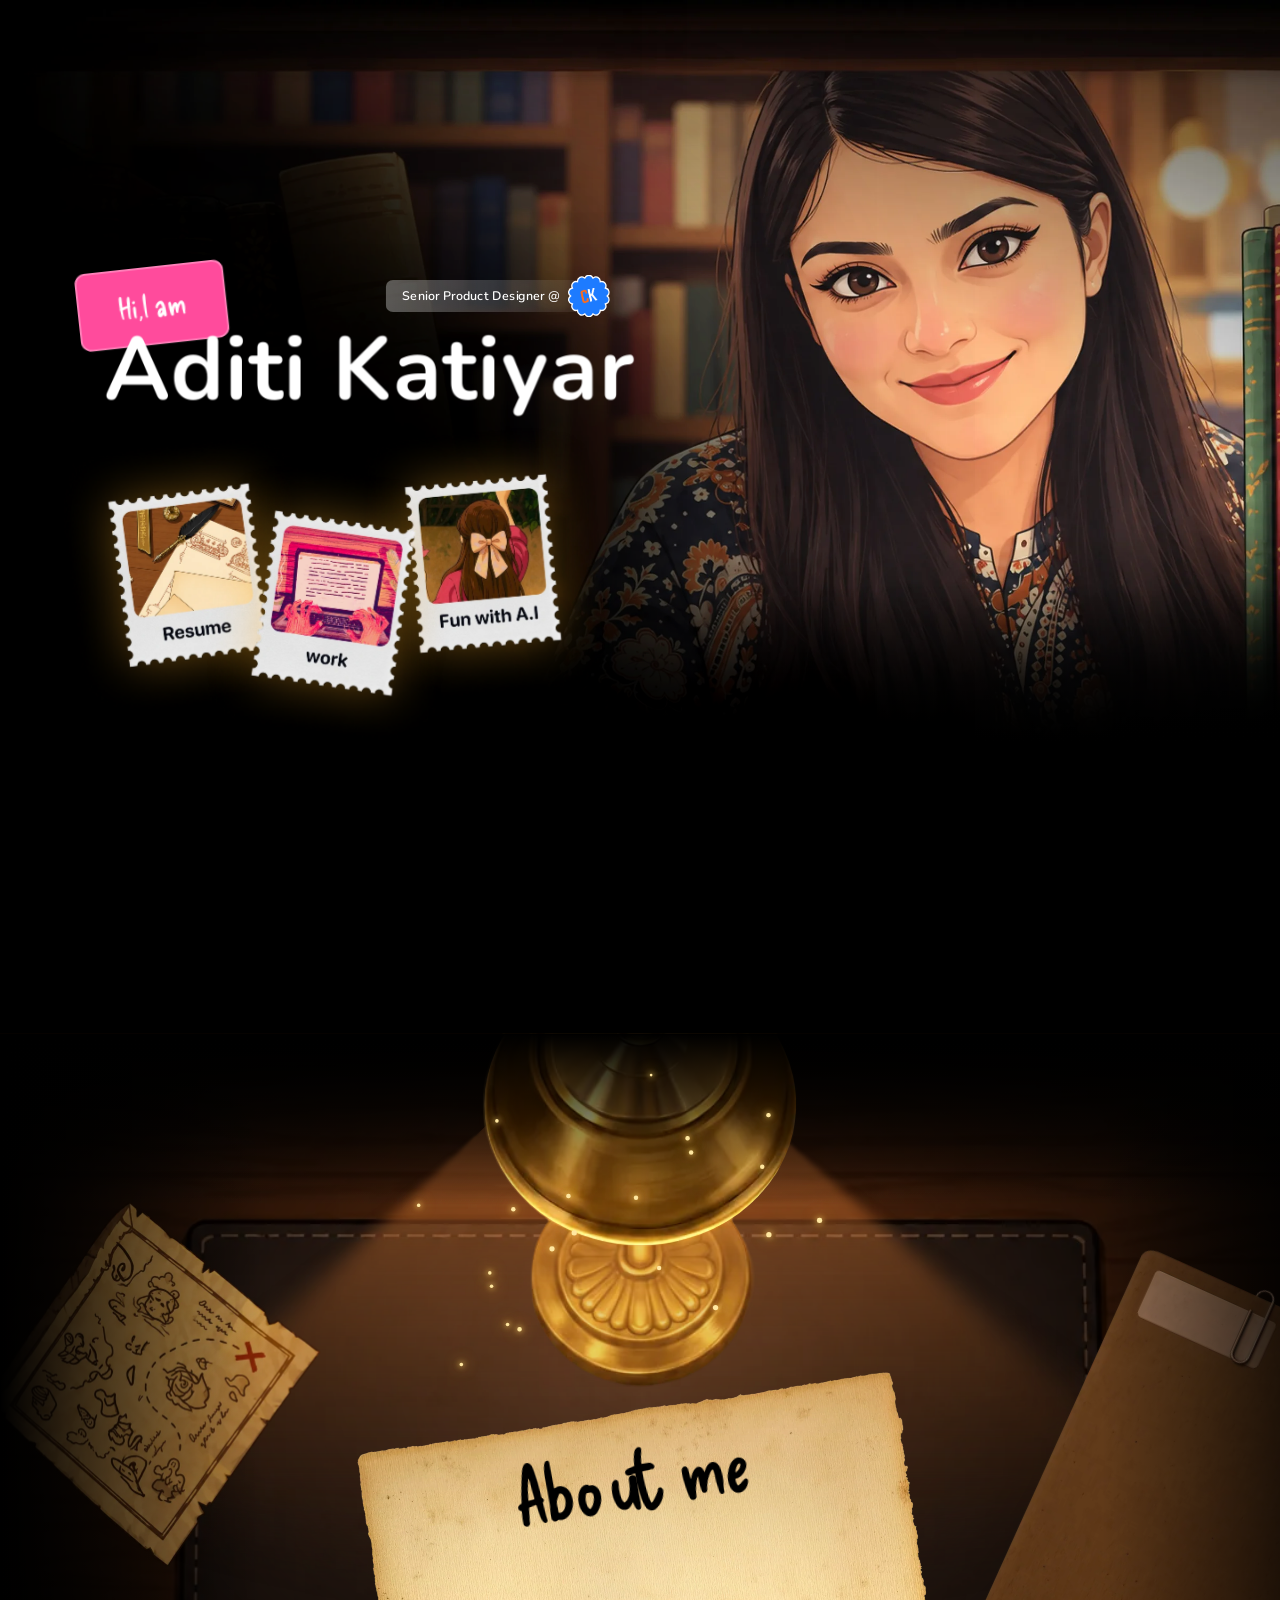
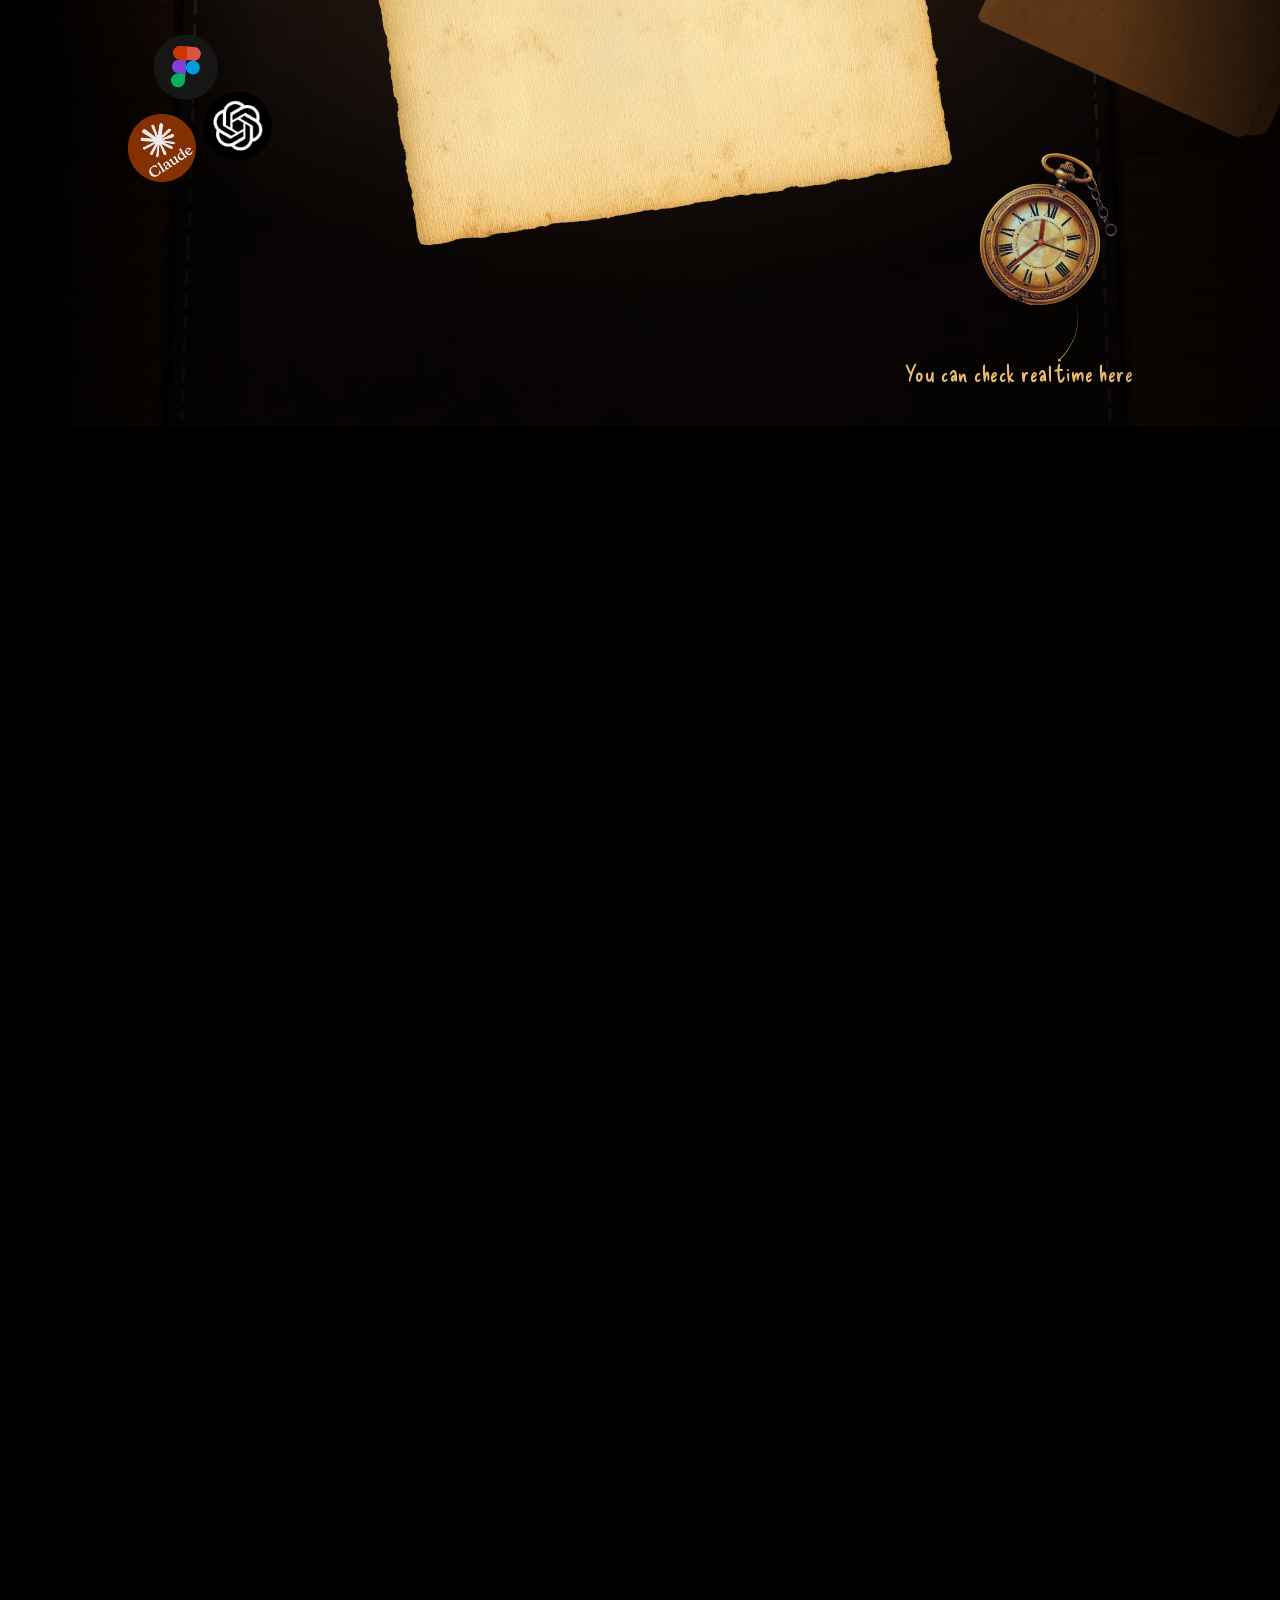
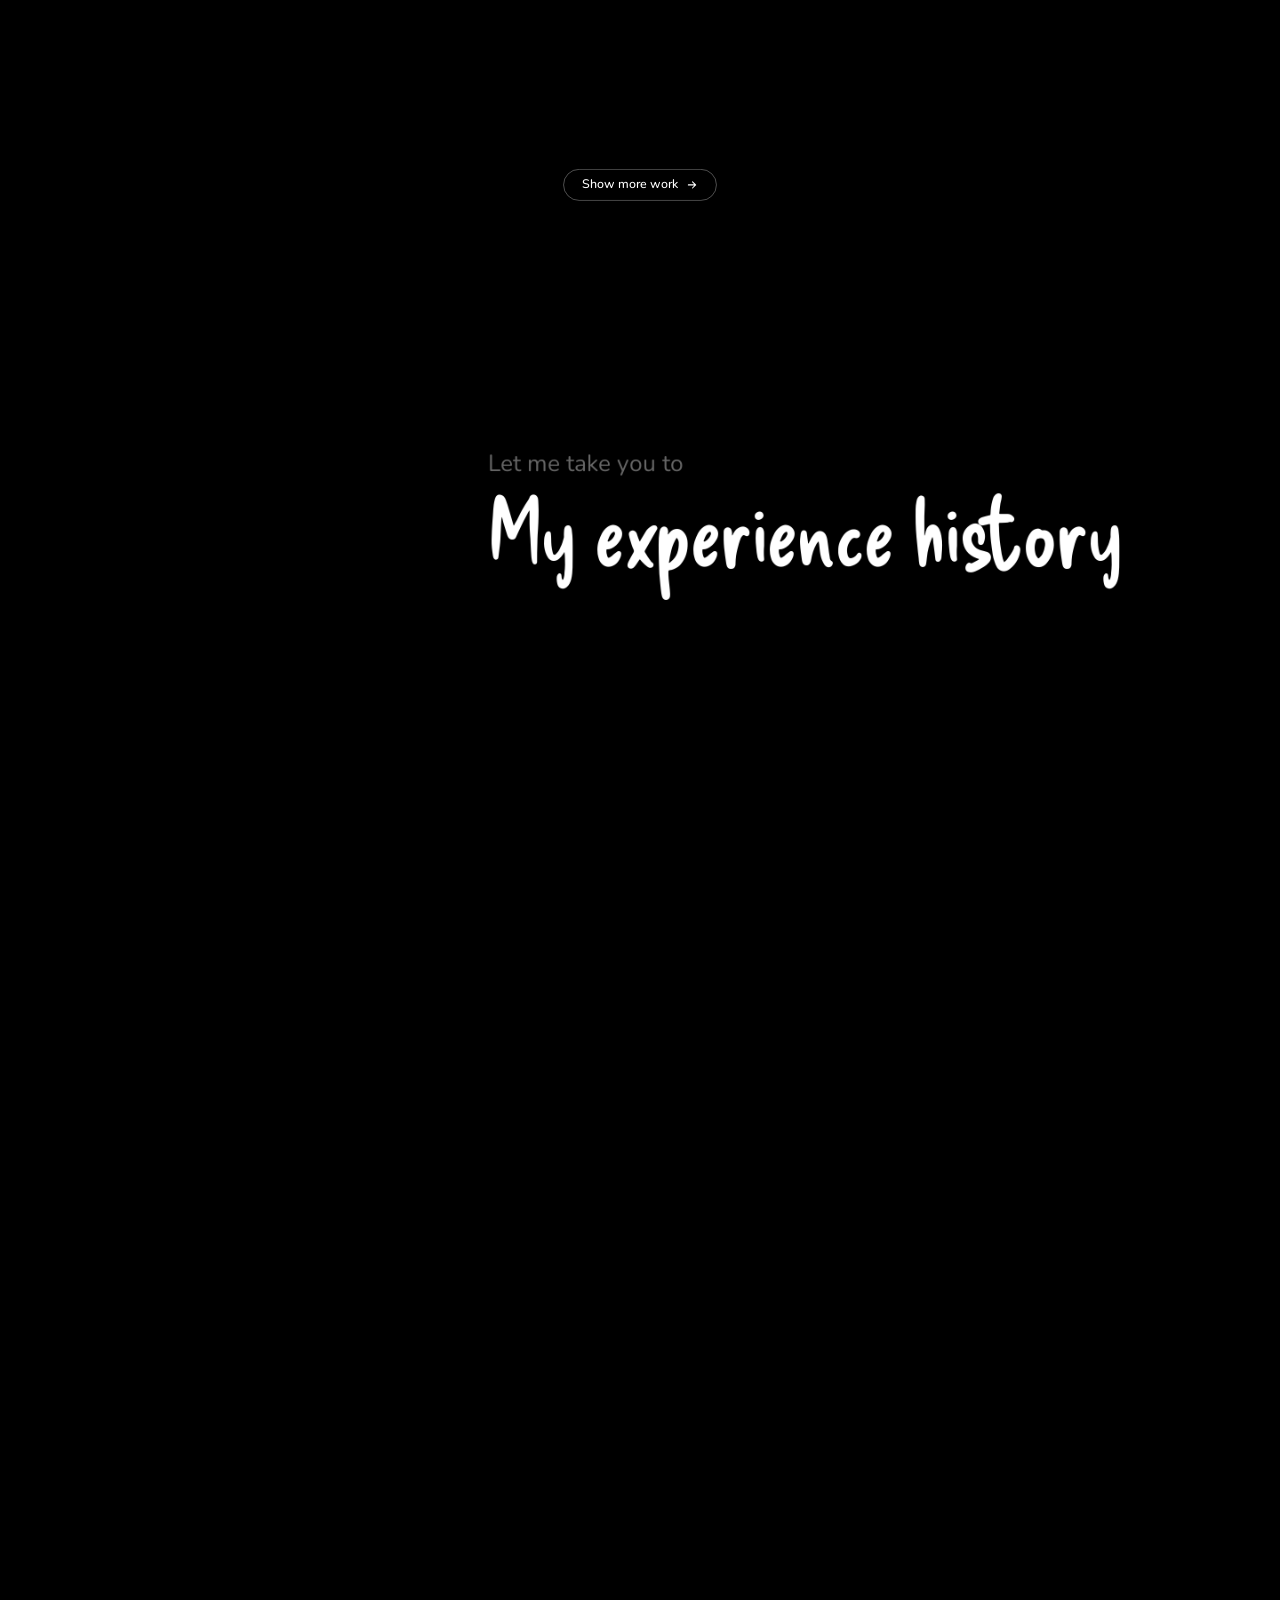
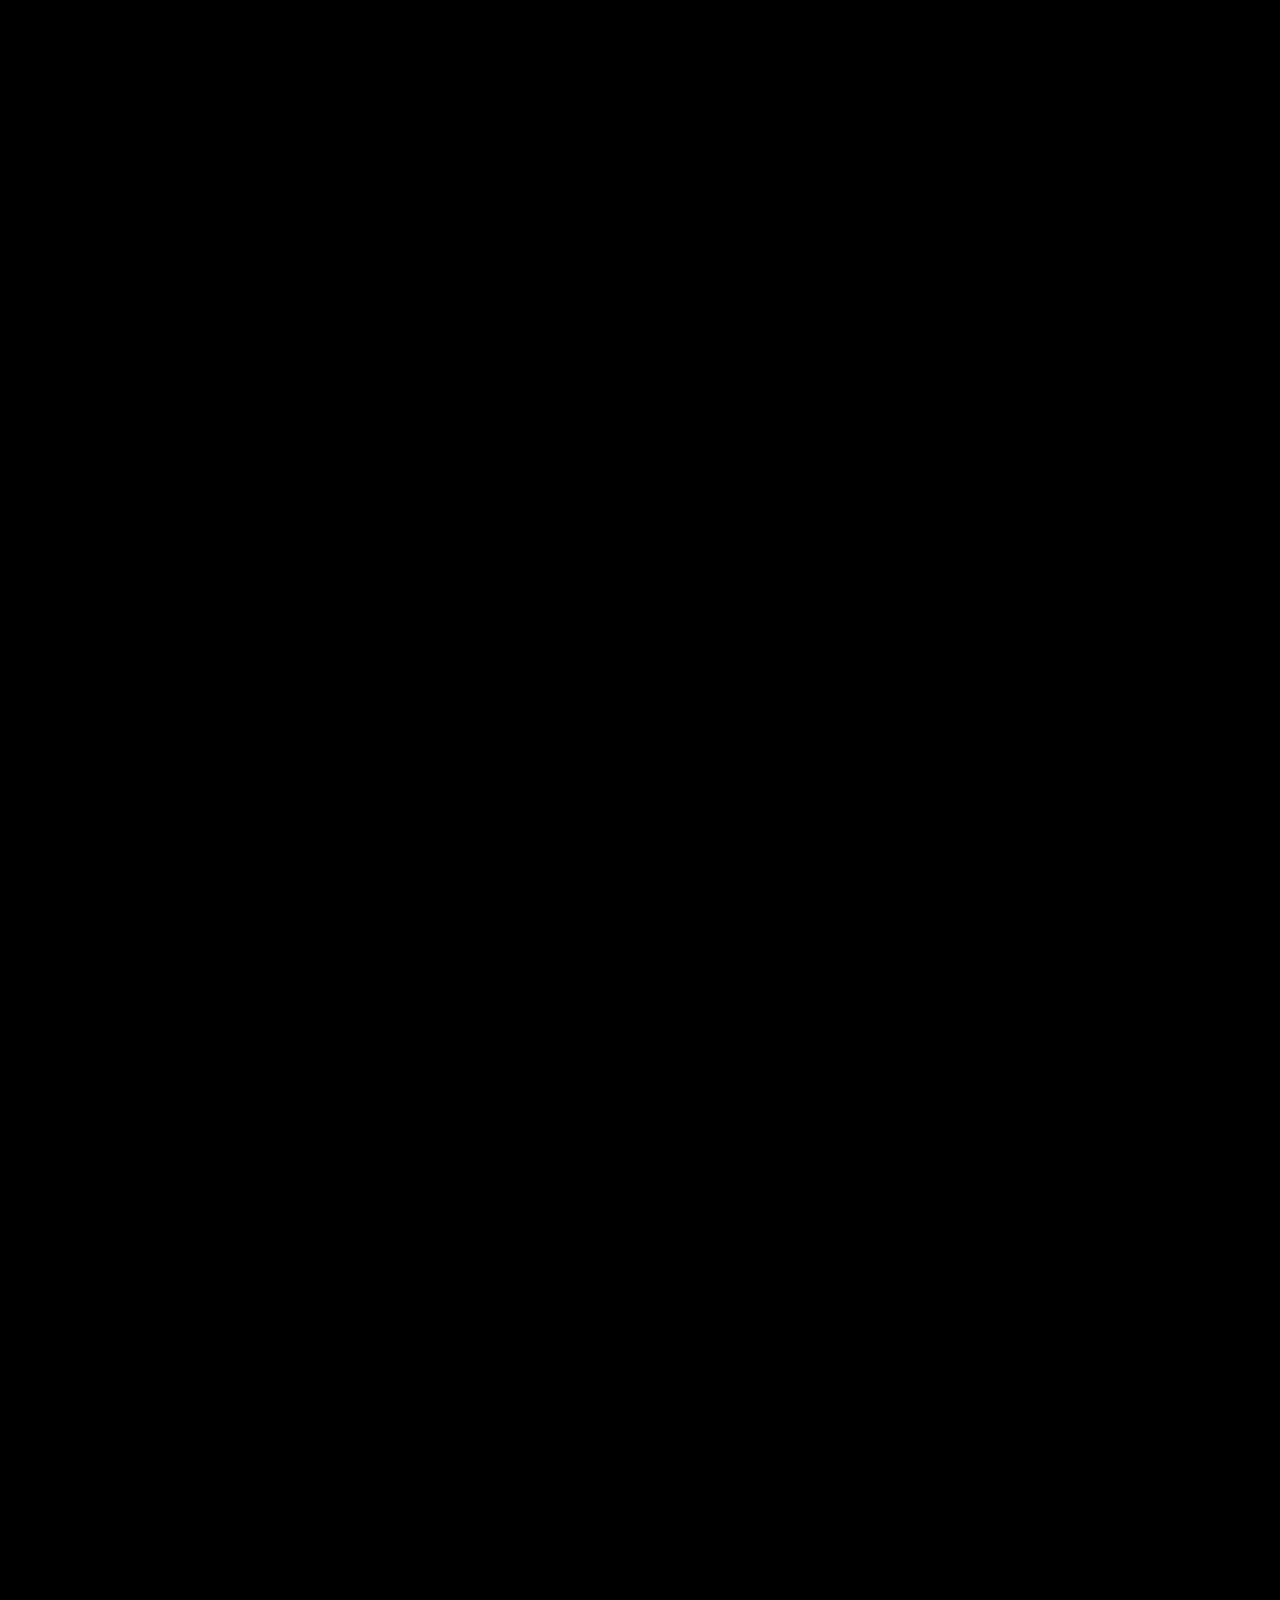
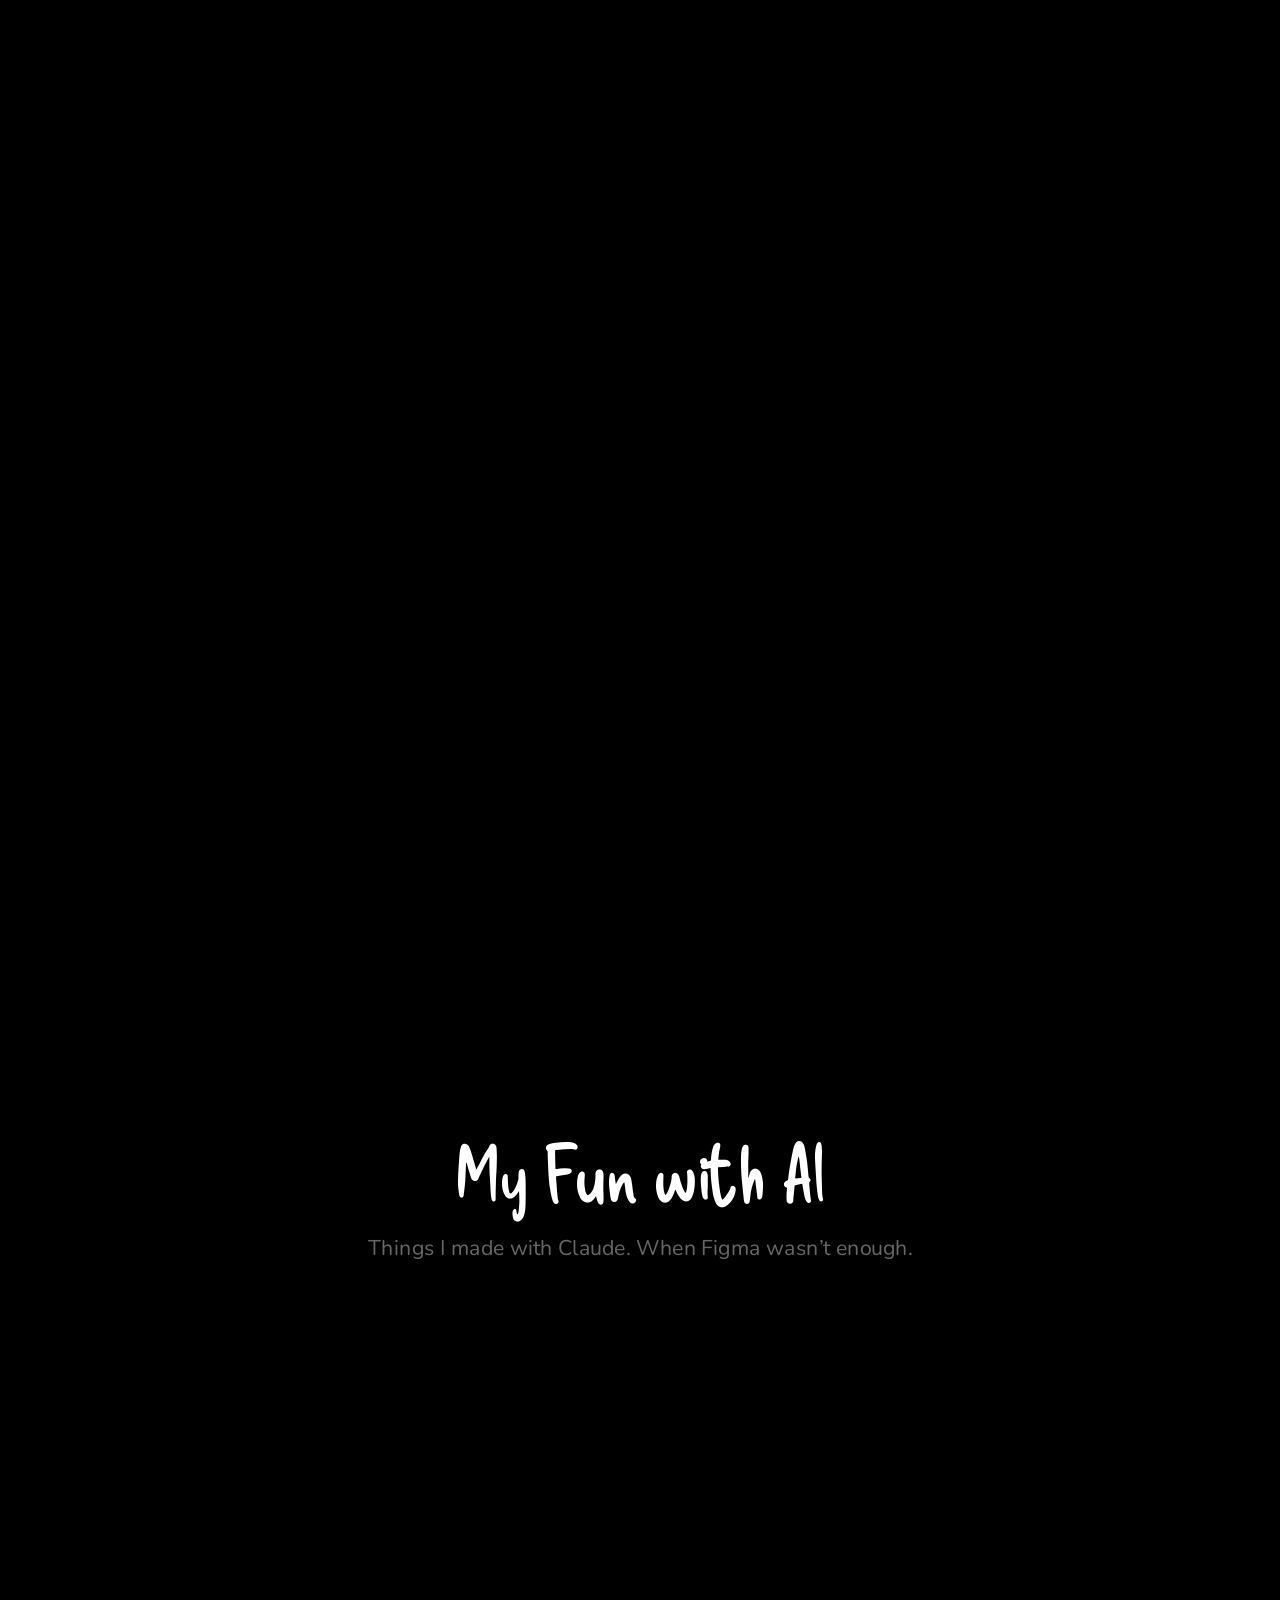
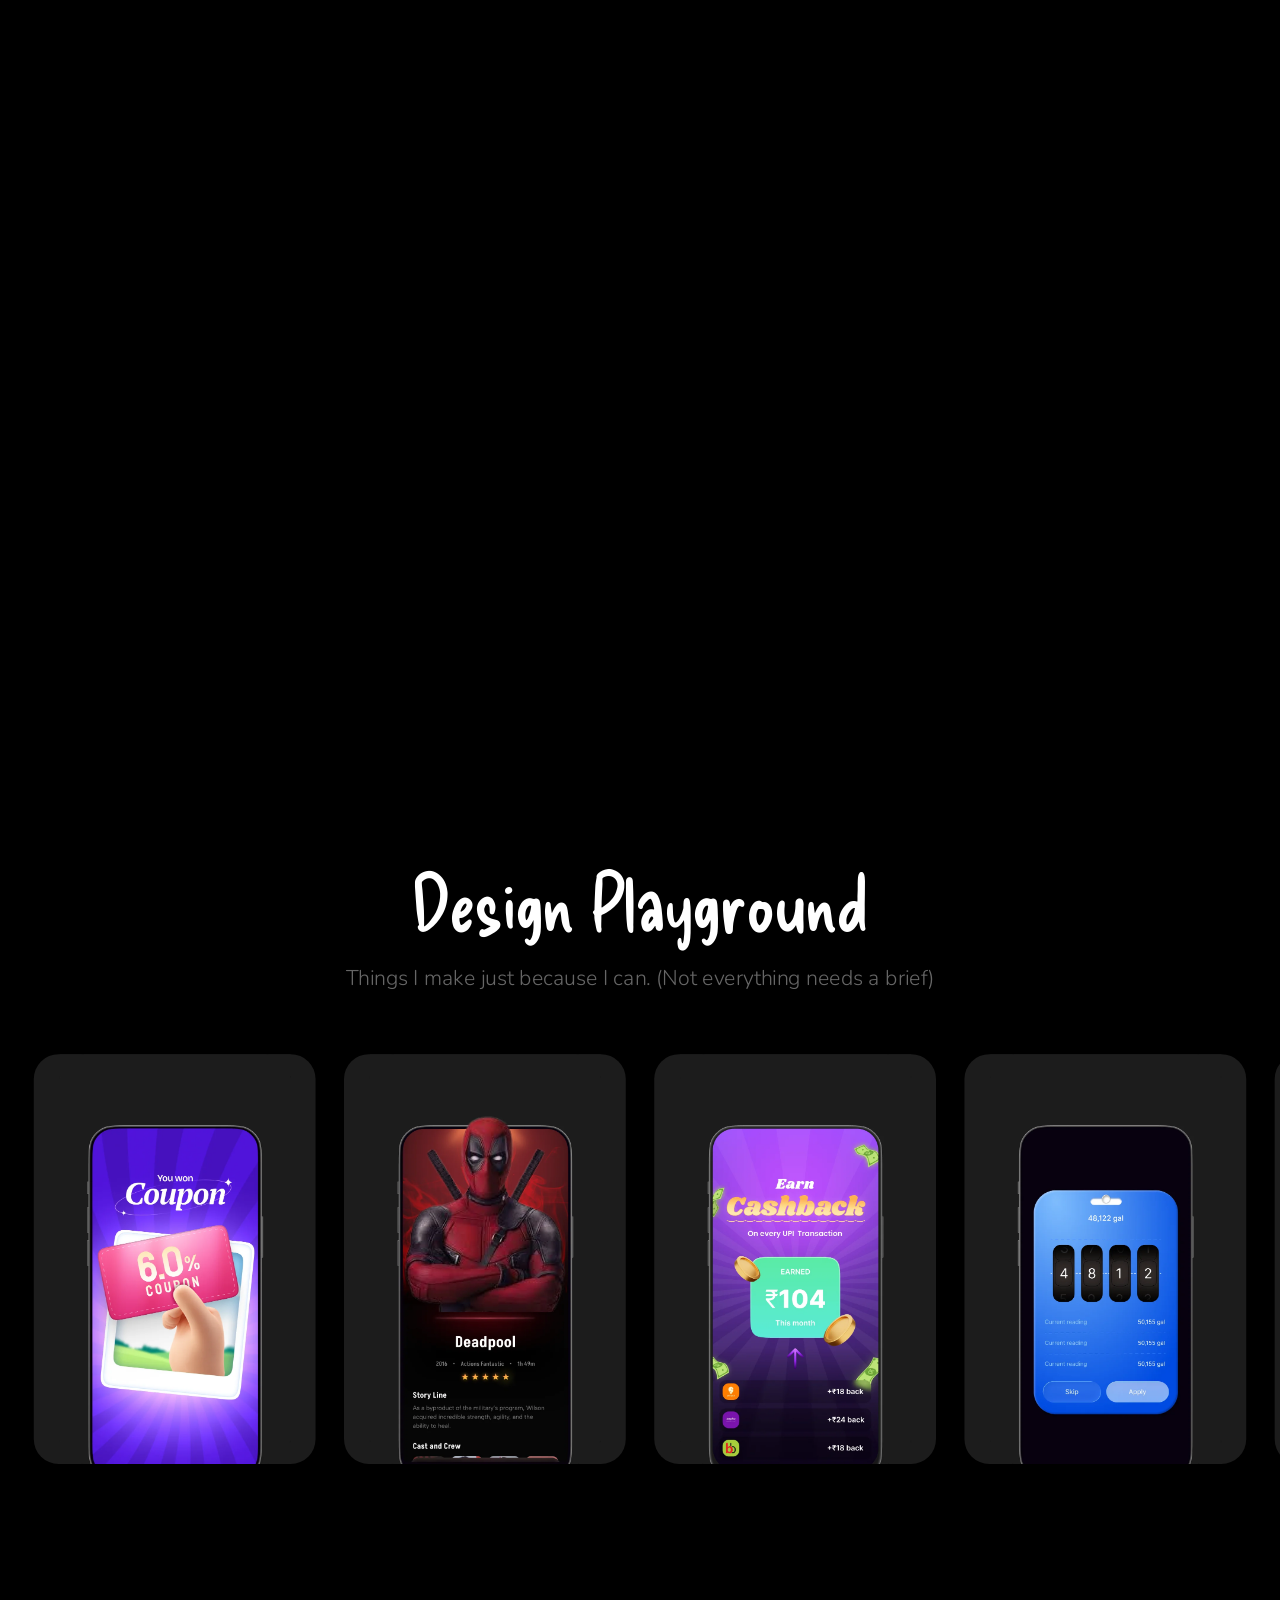
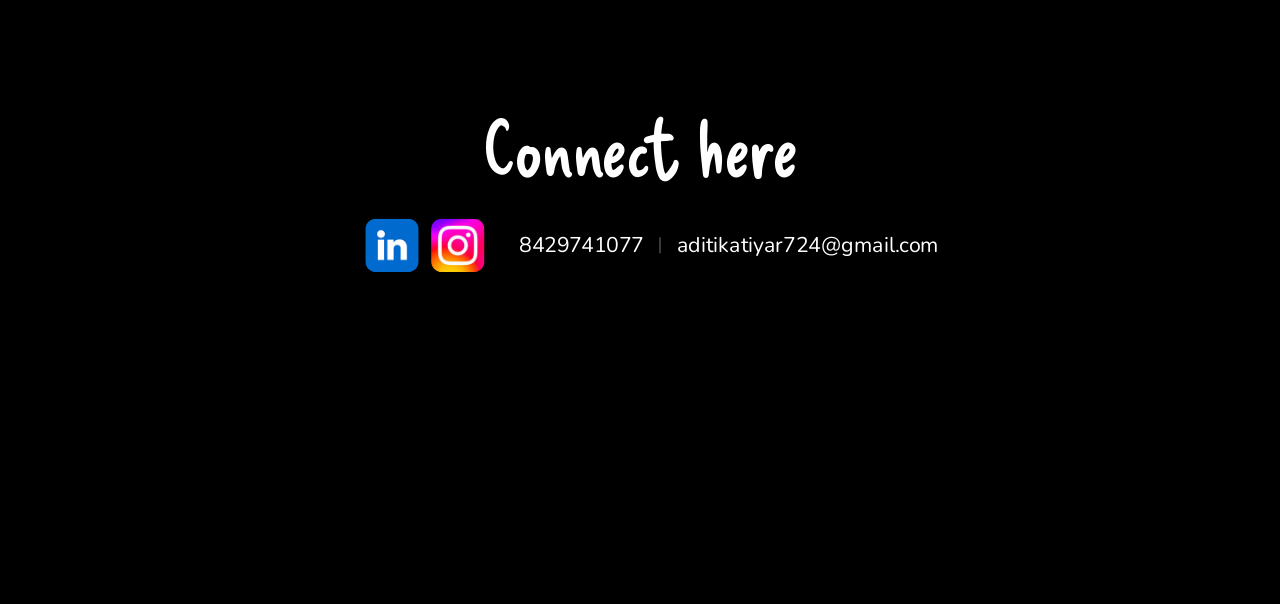
<file: index.html>
<!doctype html>
<html lang="en">
<head>
  <meta charset="utf-8">
  <meta name="viewport" content="width=device-width, initial-scale=1">
  <title>Aditi Katiyar — Senior Product Designer</title>
  <meta name="description" content="Portfolio of Aditi Katiyar, Senior Product Designer.">
  <link rel="icon" href="favicon.ico" sizes="48x48">
  <link rel="icon" type="image/png" sizes="32x32" href="favicon-32.png">
  <link rel="icon" type="image/png" sizes="192x192" href="icon-192.png">
  <link rel="apple-touch-icon" href="apple-touch-icon.png">
  <meta name="theme-color" content="#000000">
  <link rel="preconnect" href="https://fonts.googleapis.com">
  <link rel="preconnect" href="https://fonts.gstatic.com" crossorigin>
  <link href="https://fonts.googleapis.com/css2?family=Delicious+Handrawn&family=Nunito:wght@300;400;500;600;700&display=swap" rel="stylesheet">
  <link rel="stylesheet" href="styles.css?v=27">
</head>
<body>
<!-- ================= Loader ================= -->
<script>document.documentElement.classList.add('is-loading');</script>
<div class="loader" id="loader" aria-hidden="true">
  <p class="loader-text"><span class="loader-typed"></span><span class="loader-caret"></span></p>
  <div class="loader-count">
    <span class="loader-digit"><span class="loader-strip"></span></span><span class="loader-digit"><span class="loader-strip"></span></span>
  </div>
</div>
<script>
// Loader: types the welcome line while the two corner digits spin like slot-machine reels. Each round
// the reels pick random digits and directions (sometimes together, sometimes opposite, sometimes one
// alone). Once the page has loaded, both reels make a last spin and land on 99, then the loader fades.
(function () {
  const root = document.documentElement;
  const loader = document.getElementById('loader');
  const typed = loader.querySelector('.loader-typed');
  const TEXT = 'WELCOME TO MY PORTFOLIO!!';
  const reduce = matchMedia('(prefers-reduced-motion: reduce)').matches;
  const MIN_SHOW = reduce ? 0 : 1400; // ms; just long enough for the typing to finish and a quick spin
  const MAX_WAIT = 5000; // never hold the page longer than this, even if an asset hangs
  const rand = (a, b) => a + Math.random() * (b - a);
  const pick = (arr) => arr[Math.floor(Math.random() * arr.length)];
  // Slot-machine stop: fast start, long ease-out, then a small kick past the digit that settles back.
  const easeOutQuart = (t) => 1 - Math.pow(1 - t, 4);
  const kick = (t) => (t < .7 ? 0 : .16 * Math.sin(Math.PI * (t - .7) / .3));

  // Scroll is locked while the loader is up (Lenis listens on window, so keep wheel/touch from reaching it).
  ['wheel', 'touchmove'].forEach((type) => loader.addEventListener(type, (e) => { e.preventDefault(); e.stopPropagation(); }, { passive: false }));

  // Typing
  if (reduce) typed.textContent = TEXT;
  else [...TEXT].forEach((c, i) => setTimeout(() => { typed.textContent += c; }, 100 + i * 45));

  // Reels: each strip holds 0-9 three times; the middle copy is always in view, so it wraps seamlessly
  // in either direction. pos is a continuous digit position (pos 3 shows "3"; increasing rolls upward).
  const reels = [...loader.querySelectorAll('.loader-strip')].map((strip) => {
    strip.innerHTML = '<span>' + '0123456789'.repeat(3).split('').join('</span><span>') + '</span>';
    const reel = { strip, pos: 0, from: 0, to: 0, start: 0, dur: 0 };
    reel.render = () => { strip.style.transform = `translateY(${-(((reel.pos % 10) + 10) % 10 + 10)}em)`; };
    reel.render();
    return reel;
  });

  // Spin a reel to digit `d`, passing `turns` full loops, rolling up (dir 1) or down (dir -1).
  const spin = (reel, d, dir, turns, dur, delay = 0) => {
    const cur = ((Math.round(reel.pos) % 10) + 10) % 10;
    const steps = (dir > 0 ? (d - cur + 10) % 10 : (cur - d + 10) % 10) + turns * 10;
    reel.from = Math.round(reel.pos);
    reel.to = reel.from + dir * Math.max(steps, 1);
    reel.start = performance.now() + delay;
    reel.dur = dur;
  };

  // One random round: both reels together, opposite directions, or a single reel on its own.
  const round = () => {
    const [a, b] = reels;
    const dir = pick([1, -1]);
    const mode = pick(['together', 'together', 'opposite', 'single']);
    if (mode === 'single') { spin(pick(reels), Math.floor(rand(0, 10)), dir, pick([0, 1]), rand(450, 650)); return; }
    spin(a, Math.floor(rand(0, 10)), dir, pick([0, 1]), rand(500, 700));
    spin(b, Math.floor(rand(0, 10)), mode === 'opposite' ? -dir : dir, pick([0, 1]), rand(550, 750), rand(0, 100));
  };

  let loaded = document.readyState === 'complete';
  if (!loaded) window.addEventListener('load', () => { loaded = true; }, { once: true });
  const begin = performance.now();
  let nextRound = begin + 100;
  let finishing = 0;

  const frame = (now) => {
    let moving = false;
    reels.forEach((r) => {
      const t = r.dur ? Math.min(Math.max((now - r.start) / r.dur, 0), 1) : 1;
      r.pos = r.from + (r.to - r.from) * easeOutQuart(t) + Math.sign(r.to - r.from) * kick(t);
      if (t < 1) moving = true;
      r.render();
    });

    if (finishing) {
      if (!moving) { setTimeout(done, reduce ? 0 : 150); return; }
    } else if ((loaded && now - begin >= MIN_SHOW) || now - begin >= MAX_WAIT) {
      // Final spin (cuts any round still in progress): reels set off together and stop one after the other on 9 9.
      finishing = now;
      if (reduce) reels.forEach((r) => { r.from = r.to = r.pos = 9; r.dur = 0; r.render(); });
      else { spin(reels[0], 9, 1, 1, 650); spin(reels[1], 9, 1, 1, 900); }
    } else if (now >= nextRound && !moving && !reduce) {
      round();
      nextRound = now + rand(700, 900);
    }
    requestAnimationFrame(frame);
  };
  requestAnimationFrame(frame);

  function done() {
    loader.classList.add('is-done');
    root.classList.remove('is-loading');
    window.dispatchEvent(new Event('loader:done'));
    setTimeout(() => loader.remove(), 1000);
  }
})();
</script>
<div class="viewport" id="viewport">
<main class="stage" id="stage">

  <!-- ================= Hero ================= -->
  <section class="hero" id="home">
    <img class="fill hero-bg" src="assets/hero-bg.webp" alt="">
    <div class="abs fade-bottom"></div>
    <div class="abs" style="left:-202.26px;top:84.1px;width:966.367px;height:751.261px">
      <div class="abs" style="inset:-44.33% -34.46%"><img class="glow-img" src="assets/hero-glow.svg" alt=""></div>
    </div>
    <div class="abs" style="left:38.75px;top:571.7px;width:591px;height:227.354px">
      <div class="abs" style="inset:-146.47% -56.35%"><img class="glow-img" src="assets/hero-glow2.svg" alt=""></div>
    </div>

    <div class="box" style="left:81.23px;top:291.3px;width:178.602px;height:106.06px">
      <div class="hi-pill"><span>Hi,I am</span></div>
    </div>
    <h1 class="abs hero-name type-in">Aditi Katiyar</h1>

    <div class="abs role">
      <span class="role-chip">Senior Product Designer @</span>
      <div class="role-badge">
        <div class="star"><img src="assets/star.svg" alt=""></div>
        <div class="box logo"><div><img class="fill" src="assets/ck-logo.webp" alt="CashKaro"></div></div>
      </div>
    </div>

    <!-- Dark blurred backdrop shown while a sticker is hovered -->
    <div class="abs hero-dim" aria-hidden="true"></div>
    <!-- Fireflies drifting over the dimmed backdrop (populated by script.js) -->
    <div class="abs fireflies" aria-hidden="true"></div>

    <!-- Stickers (glow, rotation and label are baked into each image) -->
    <a class="abs stamp" href="https://www.dropbox.com/scl/fi/asr2ovn3ay4rhcen46u00/Aditi_Katiyar_Resume.pdf?rlkey=hhbf8go5b6a4hlihqexdg9059&amp;st=j3jofuxp&amp;dl=0" target="_blank" rel="noopener" aria-label="Resume (opens in a new tab)" style="left:55.27px;top:476.88px;width:318.5px;height:339.5px">
      <img class="fill" src="assets/sticker-resume.webp" alt="Resume">
    </a>
    <a class="abs stamp" href="#lab" aria-label="Fun with A.I" style="left:388.6px;top:467.22px;width:311.5px;height:333.75px">
      <img class="fill" src="assets/sticker-ai.webp" alt="Fun with A.I">
    </a>
    <a class="abs stamp" href="#work" aria-label="Work" style="left:215.92px;top:508.13px;width:320.5px;height:341.5px">
      <img class="fill" src="assets/sticker-work.webp" alt="Work">
    </a>
  </section>

  <!-- ================= About ================= -->
  <section class="about" id="about">
    <div class="abs desk center-x rv rv-fade" style="--d:.9s">
      <div class="clip"><img src="assets/desk.webp" alt=""></div>
      <div class="shade"></div>
    </div>
    <div class="box rv rv-up paper-part" style="--d:1.2s;--ox:343.73px;--oy:278.63px;left:392.07px;top:368.55px;width:687.463px;height:557.257px">
      <div class="paper-hit" style="width:467.263px;height:623.212px;transform:rotate(-98.82deg)"><img class="fill" src="assets/about-note.webp" alt=""></div>
    </div>
    <div class="abs rv rv-left" style="--d:1.5s;left:-19.82px;top:129.53px;width:411.891px;height:574.731px"><img class="fill" src="assets/map.webp" alt=""></div>
    <div class="abs lamp center-x rv rv-drop" style="--d:0s"><div class="clip"><img src="assets/lamp.webp" alt=""></div></div>
    <div class="abs lamp-light rv rv-fade" style="--d:.55s;left:127.41px;top:97.81px;width:1185.183px;height:606.453px">
      <div class="abs" style="inset:-16.49% -8.44% 1.02% -8.44%"><img class="glow-img" src="assets/lamp-light.webp" alt=""></div>
    </div>
    <div class="abs fade-top-lg"></div>
    <div class="abs lamp lamp-masked rv rv-drop" style="--d:0s"><div class="clip"><img src="assets/lamp.webp" alt=""></div></div>
    <div class="abs fade-top-lg"></div>
    <div class="abs fade-side l"></div>
    <!-- Fireflies circling the lamp light (populated by script.js) -->
    <div class="abs lamp-fireflies rv rv-fade" aria-hidden="true" style="--d:1s;left:446px;top:20px;width:602px;height:345px"></div>
    <div class="box rv rv-right" style="--d:1.7s;left:993.22px;top:144.97px;width:757.6px;height:757.6px">
      <div style="width:572.487px;height:572.487px;transform:rotate(24.35deg)"><img class="fill" src="assets/about-folder.webp" alt=""></div>
    </div>
    <div class="abs rv rv-right" style="--d:2.7s;left:1078.69px;top:797.18px;width:195.04px;height:195.04px;transform:rotate(20deg);filter:brightness(1.35)"><img class="fill" src="assets/about-watch-face.webp" alt="">
      <!-- Live hands showing Indian Standard Time (driven by script.js) -->
      <div class="watch-hands" id="ist-watch" role="img" aria-label="Current time in India">
        <i class="hand hour"></i><i class="hand minute"></i><i class="hand second"></i><i class="hub"></i>
      </div>
    </div>
    <div class="abs rv rv-fade watch-note" style="--d:3.5s;left:1011.78px;top:969px;width:203.36px;height:97.29px">
      <div class="abs" style="left:178.48px;top:0;width:21.958px;height:75.294px">
        <div class="abs" style="inset:-0.46% -1.59% 0 0"><img class="fill" src="assets/watch-arrow.svg" alt=""></div>
      </div>
      <p class="abs type-in" style="left:6.49px;top:75.29px;--type-start:3.8s">You can check real time here</p>
    </div>
    <div class="abs fade-side r"></div>

    <div class="box tool rv rv-pop" style="--d:2s;left:109.74px;top:733.42px;width:146.89px;height:143.317px">
      <div style="width:110.942px;height:99.125px;transform:rotate(-32.65deg)"><img src="assets/icon-claude.webp" alt="Claude"></div>
    </div>
    <div class="box tool rv rv-pop" style="--d:2.12s;left:170.58px;top:673.46px;width:76.581px;height:77.883px">
      <div class="round" style="width:71.553px;height:72.959px;transform:rotate(4.1deg)"><img class="round" src="assets/icon-figma.webp" alt="Figma"></div>
    </div>
    <div class="abs tool round rv rv-pop" style="--d:2.24s;left:228.53px;top:739.88px;width:77.004px;height:77.004px"><img class="fill round" src="assets/icon-gpt.webp" alt="ChatGPT"></div>

    <div class="box paper-part" style="--ox:165.66px;--oy:211.19px;left:570.14px;top:435.98px;width:278.467px;height:128.841px">
      <h2 class="about-title paper-hit type-in" style="--type-start:1.6s">About me</h2>
    </div>
    <div class="box paper-part" style="--ox:231.55px;--oy:123.37px;left:504.25px;top:523.76px;width:526.514px;height:314.49px">
      <p class="about-body paper-hit">I graduated at NIFT, I’m now a Senior Product Designer, <em>turning problems into products</em> through product thinking, UX, visuals, and activation. And lately, I’ve been taking things beyond Figma, using Claude to turn ideas into real apps and websites.</p>
    </div>
  </section>

  <!-- ================= Selected work ================= -->
  <div class="abs heading" id="work" style="left:464px;top:2384.45px;width:512px">
    <h2 class="type-in">My Selected Work</h2>
    <p class="type-in">Where ideas meet problems</p>
  </div>

  <a class="abs work-card" href="https://ck-gamification.vercel.app/" target="_blank" rel="noopener" style="left:112.55px;top:2463.44px;width:628.501px;height:718.27px">
    <div class="box on-hover" style="left:0;top:0;width:628.501px;height:638.126px">
      <div style="width:628.501px;height:638.126px;transform:scaleY(-1)">
        <div class="abs" style="inset:-15.67% -15.91% -0.68% -15.91%"><img class="glow-img" src="assets/work-glow-purple.svg" alt=""></div>
      </div>
    </div>
    <div class="lift">
      <!-- White sheet behind the photo; tilts with it on hover -->
      <div class="box sheet-tilt" style="left:69.17px;top:286.04px;width:501.558px;height:298.93px">
        <div class="back-sheet" style="transform:rotate(-90deg)"><div class="clip"><img src="assets/work-back.webp" alt=""></div></div>
      </div>
      <!-- Photo, folder, paper clip and wax seal -->
      <!-- Hover target: only the part of the artwork peeking out above the folder -->
      <span class="art-hit" aria-hidden="true"></span>
      <div class="box" style="left:75.42px;top:252.32px;width:491.9px;height:322.28px">
        <div class="photo-card tilt work1-art"><img src="assets/work1-gamification.webp?v=4" alt=""></div>
      </div>
      <div class="box" style="left:36.18px;top:334.97px;width:562.94px;height:206.207px">
        <div class="folder-top"><div class="clip"><img src="assets/work-folder.webp" alt=""></div></div>
      </div>
      <div class="box" style="left:34.92px;top:497.29px;width:564.202px;height:168.439px">
        <div class="folder-bottom"><div class="clip"><img src="assets/work-folder.webp" alt=""></div></div>
      </div>
      <div class="abs" style="left:437.08px;top:324.17px;width:163.301px;height:163.301px"><img class="fill" src="assets/work-clip.webp" alt=""></div>
      <div class="box on-hover seal" style="left:114.06px;top:481.9px;width:134.069px;height:131.843px">
        <div class="seal-img"><div class="clip"><img src="assets/seal.webp" alt=""></div></div>
      </div>
      <div class="box on-hover seal" style="left:152.75px;top:521.64px;width:60.21px;height:49.543px">
        <div class="seal-text"><span>click to</span><span>open</span></div>
      </div>
    </div>
    <!-- Hover backdrop: dims and blurs the page behind the pulled-out artwork, with its own glows (Figma 1402:96641 / 1403:98229) -->
    <div class="abs work-dim" aria-hidden="true">
      <img class="work-dim-glow screen" src="assets/work-dim-pink.webp" alt="" decoding="async" style="left:770.84px;top:960.9px;width:2211.67px;height:2211.67px">
      <img class="work-dim-glow" src="assets/work-dim-black.webp" alt="" decoding="async" style="left:1323.43px;top:941.02px;width:2211.67px;height:2211.67px">
      <div class="work-fireflies" style="left:1487.45px;top:1450px;width:1440px;height:1020px"></div>
    </div>
    <h3 class="abs work-title center-x" style="left:317.02px;top:686.27px">Gamification in Cashkaro</h3>
  </a>

  <a class="abs work-card" href="https://cashkaro-user-study.vercel.app/" target="_blank" rel="noopener" style="left:700.89px;top:2463.44px;width:628.501px;height:718.27px">
    <div class="box on-hover" style="left:0;top:0;width:628.501px;height:638.126px">
      <div style="width:628.501px;height:638.126px;transform:scaleY(-1)">
        <div class="abs" style="inset:-15.67% -15.91% -0.68% -15.91%"><img class="glow-img" src="assets/work-glow-green.svg" alt=""></div>
      </div>
    </div>
    <div class="lift">
      <!-- White sheet behind the photo; tilts with it on hover -->
      <div class="box sheet-tilt" style="left:69.17px;top:286.04px;width:501.558px;height:298.93px">
        <div class="back-sheet" style="transform:rotate(-90deg)"><div class="clip"><img src="assets/work-back.webp" alt=""></div></div>
      </div>
      <!-- Photo, folder, paper clip and wax seal -->
      <!-- Hover target: only the part of the artwork peeking out above the folder -->
      <span class="art-hit" aria-hidden="true"></span>
      <div class="box" style="left:75.42px;top:252.32px;width:491.9px;height:322.28px">
        <div class="photo-card tilt work2-art"><img src="assets/work2-research.webp?v=4" alt=""></div>
      </div>
      <div class="box" style="left:36.18px;top:334.97px;width:562.94px;height:206.207px">
        <div class="folder-top"><div class="clip"><img src="assets/work-folder.webp" alt=""></div></div>
      </div>
      <div class="box" style="left:34.92px;top:497.29px;width:564.202px;height:168.439px">
        <div class="folder-bottom"><div class="clip"><img src="assets/work-folder.webp" alt=""></div></div>
      </div>
      <div class="abs" style="left:437.08px;top:324.17px;width:163.301px;height:163.301px"><img class="fill" src="assets/work-clip.webp" alt=""></div>
      <div class="box on-hover seal" style="left:114.06px;top:481.9px;width:134.069px;height:131.843px">
        <div class="seal-img"><div class="clip"><img src="assets/seal.webp" alt=""></div></div>
      </div>
      <div class="box on-hover seal" style="left:152.75px;top:521.64px;width:60.21px;height:49.543px">
        <div class="seal-text"><span>click to</span><span>open</span></div>
      </div>
    </div>
    <!-- Hover backdrop: dims and blurs the page behind the pulled-out artwork, with its own glows (Figma 1402:96641 / 1403:98229) -->
    <div class="abs work-dim" aria-hidden="true">
      <img class="work-dim-glow" src="assets/work-dim-black.webp" alt="" decoding="async" style="left:201.4px;top:960.9px;width:2211.67px;height:2211.67px">
      <img class="work-dim-glow" src="assets/work-dim-green.webp" alt="" decoding="async" style="left:844.46px;top:1061.24px;width:2169.39px;height:2169.39px">
      <div class="work-fireflies" style="left:899.11px;top:1450px;width:1440px;height:1020px"></div>
    </div>
    <h3 class="abs work-title center-x" style="left:317.02px;top:686.27px">Activation user research</h3>
  </a>

  <a class="abs work-card" href="perks/" style="left:113.82px;top:3000.84px;width:628.501px;height:718.27px">
    <div class="box on-hover" style="left:0;top:0;width:628.501px;height:638.126px">
      <div style="width:628.501px;height:638.126px;transform:scaleY(-1)">
        <div class="abs" style="inset:-15.67% -15.91% -0.68% -15.91%"><img class="glow-img" src="assets/work-glow-red.svg" alt=""></div>
      </div>
    </div>
    <div class="lift">
      <!-- White sheet behind the photo; tilts with it on hover -->
      <div class="box sheet-tilt" style="left:69.17px;top:286.04px;width:501.558px;height:298.93px">
        <div class="back-sheet" style="transform:rotate(-90deg)"><div class="clip"><img src="assets/work-back.webp" alt=""></div></div>
      </div>
      <!-- Photo, folder, paper clip and wax seal -->
      <!-- Hover target: only the part of the artwork peeking out above the folder -->
      <span class="art-hit" aria-hidden="true"></span>
      <div class="box" style="left:75.42px;top:252.32px;width:491.9px;height:322.28px">
        <div class="photo-card tilt work3-art"><img src="assets/work3-perks.webp?v=1" alt="Perks: tap and hold to ignite your invite"></div>
      </div>
      <div class="box" style="left:36.18px;top:334.97px;width:562.94px;height:206.207px">
        <div class="folder-top"><div class="clip"><img src="assets/work-folder.webp" alt=""></div></div>
      </div>
      <div class="box" style="left:34.92px;top:497.29px;width:564.202px;height:168.439px">
        <div class="folder-bottom"><div class="clip"><img src="assets/work-folder.webp" alt=""></div></div>
      </div>
      <div class="abs" style="left:437.08px;top:324.17px;width:163.301px;height:163.301px"><img class="fill" src="assets/work-clip.webp" alt=""></div>
      <div class="box on-hover seal" style="left:114.06px;top:481.9px;width:134.069px;height:131.843px">
        <div class="seal-img"><div class="clip"><img src="assets/seal.webp" alt=""></div></div>
      </div>
      <div class="box on-hover seal" style="left:152.75px;top:521.64px;width:60.21px;height:49.543px">
        <div class="seal-text"><span>click to</span><span>open</span></div>
      </div>
    </div>
    <!-- Hover backdrop: dims and blurs the page behind the pulled-out artwork, with its own glows (Figma 1402:96641 / 1403:98229) -->
    <div class="abs work-dim" aria-hidden="true">
      <img class="work-dim-glow screen" src="assets/work-dim-red.webp" alt="" decoding="async" style="left:770.84px;top:960.9px;width:2211.67px;height:2211.67px">
      <img class="work-dim-glow" src="assets/work-dim-black.webp" alt="" decoding="async" style="left:1323.43px;top:941.02px;width:2211.67px;height:2211.67px">
      <div class="work-fireflies" style="left:1487.45px;top:1450px;width:1440px;height:1020px"></div>
    </div>
    <h3 class="abs work-title center-x" style="left:317.02px;top:686.27px">Perks for Employees</h3>
  </a>

  <a class="abs work-card soon" href="#" tabindex="-1" aria-disabled="true" style="left:706.14px;top:3000.84px;width:628.501px;height:718.27px">
    <div class="box on-hover" style="left:0;top:0;width:628.501px;height:638.126px">
      <div style="width:628.501px;height:638.126px;transform:scaleY(-1)">
        <div class="abs" style="inset:-15.67% -15.91% -0.68% -15.91%"><img class="glow-img" src="assets/work-glow.svg" alt=""></div>
      </div>
    </div>
    <div class="lift">
      <!-- White sheet behind the photo; tilts with it on hover -->
      <div class="box sheet-tilt" style="left:69.17px;top:286.04px;width:501.558px;height:298.93px">
        <div class="back-sheet" style="transform:rotate(-90deg)"><div class="clip"><img src="assets/work-back.webp" alt=""></div></div>
      </div>
      <!-- Photo, folder, paper clip and wax seal -->
      <div class="box" style="left:75.42px;top:252.32px;width:491.9px;height:322.28px">
        <div class="photo-card tilt"><img src="assets/work-photo.webp" alt=""></div>
      </div>
      <div class="box" style="left:36.18px;top:334.97px;width:562.94px;height:206.207px">
        <div class="folder-top"><div class="clip"><img src="assets/work-folder.webp" alt=""></div></div>
      </div>
      <div class="box" style="left:34.92px;top:497.29px;width:564.202px;height:168.439px">
        <div class="folder-bottom"><div class="clip"><img src="assets/work-folder.webp" alt=""></div></div>
      </div>
      <div class="abs" style="left:437.08px;top:324.17px;width:163.301px;height:163.301px"><img class="fill" src="assets/work-clip.webp" alt=""></div>
      <p class="abs soon-label">Work coming soon</p>
    </div>
    <h3 class="abs work-title center-x" style="left:317.02px;top:686.27px">Sale design for Activation</h3>
  </a>

  <!-- Show more work: opens the full archive of folders -->
  <a class="abs more-work" href="work.html">
    <span>Show more work</span>
    <svg viewBox="0 0 24 24" aria-hidden="true"><path d="M5 12h14M13 6l6 6-6 6" fill="none" stroke="currentColor" stroke-width="2" stroke-linecap="round" stroke-linejoin="round"/></svg>
  </a>

  <!-- ================= Experience history ================= -->
  <section class="experience" id="experience">
    <div class="abs fade-top-lg" style="top:-24.22px"></div>
    <div class="abs fade-top-lg flip" style="top:1328.73px"></div>
    <div class="abs exp-room rv"><div class="clip"><img src="assets/exp-room.webp" alt=""></div></div>
    <div class="abs fade-top-lg" style="top:271.43px"></div>
    <div class="abs fade-top-lg flip" style="top:1429.66px"></div>
    <div class="abs exp-fade-side l"></div>
    <div class="abs exp-fade-side r"></div>
    <div class="box exp-map rv" style="left:-19.82px;top:390.47px;width:1604.254px;height:1201.926px">
      <div style="width:1464.87px;height:976.58px;transform:rotate(-9.36deg)"><img class="fill" src="assets/exp-map-new.webp" data-hd="assets/exp-map-hd.webp" alt="A treasure map of my career">
        <!-- Cashkaro island: warm glow and water ripples while its stop is active -->
        <div class="abs exp-pop exp-island" data-step="1" aria-hidden="true">
          <div class="island-glow"></div>
          <div class="island-glow hot"></div>
          <svg viewBox="0 0 560 300"><g fill="none" stroke-linecap="round">
            <ellipse class="ripple" cx="280" cy="150" rx="122" ry="54"/><ellipse class="ripple" cx="280" cy="150" rx="122" ry="54"/>
            <ellipse class="ripple" cx="280" cy="150" rx="122" ry="54"/><ellipse class="ripple" cx="280" cy="150" rx="122" ry="54"/>
            <ellipse class="current" cx="280" cy="152" rx="138" ry="62"/><ellipse class="current rev" cx="280" cy="152" rx="156" ry="72"/>
          </g></svg>
        </div></div>
      <!-- Warm lamplight pooled on the paper (moves with the map when it zooms) -->
      <div class="box exp-map-glow"><div><img src="assets/exp-map-glow.svg" alt=""></div></div>
    </div>
    <div class="abs exp-vignette"></div>
    <div class="abs exp-fade-bottom"></div>
    <div class="abs exp-fade-mid"></div>
    <div class="abs exp-fade-deep"></div>
    <div class="abs exp-fade-deep"></div>
    <div class="abs exp-lantern rv">
      <img class="abs" src="assets/exp-lantern-glow.svg" alt="" style="left:136.75px;top:421.54px">
      <div class="abs exp-lantern-shadow"></div>
      <img class="fill exp-lantern-img" src="assets/exp-lantern.webp" alt="">
      <div class="abs exp-lantern-halo"></div>
    </div>
    <div class="abs exp-heading">
      <p class="type-in">Let me take you to</p>
      <h2 class="type-in">My experience history</h2>
    </div>
    <!-- Experience stops, one tag per scroll step -->
    <div class="abs exp-pop exp-tag" data-step="1" style="left:564px;top:531px;width:649px">
        <div class="tag-stamp">
          <img class="fill" src="assets/exp-stamp-frame.webp" alt="">
          <div class="stamp-face" style="width:96.263px;height:86.235px;border-width:2.058px;border-radius:10.326px;background:#1d7bff">
            <div class="abs shine" style="top:34.83px;width:68.486px;height:68.486px"><img src="assets/exp-tag-shine-ck.svg" alt=""></div>
            <div class="box" style="left:calc(50% - 35.379px);top:calc(50% - 35.379px);width:70.758px;height:70.758px"><img class="fill" src="assets/exp-logo-ck.webp" alt="CashKaro logo" style="transform:scaleY(-1)"></div>
          </div>
        </div>
        <div class="tag-text">
          <div class="tag-main"><span class="tag-eyebrow">Current chapter</span><h3>Cashkaro</h3><p>Senior Product Designer</p></div>
          <div class="tag-meta"><span class="tag-chip live"><i></i>2025 – Present</span></div>
        </div>
    </div>
    <div class="abs exp-pop exp-tag" data-step="2" style="left:516px;top:840px;width:639px">
        <div class="tag-stamp">
          <img class="fill" src="assets/exp-stamp-frame.webp" alt="">
          <div class="stamp-face" style="width:95.786px;height:85.808px;border-width:2.047px;border-radius:10.274px;background:#fff">
            <div class="abs shine" style="top:34.65px;width:68.146px;height:68.146px"><img src="assets/exp-tag-shine-dk.svg" alt=""></div>
            <div class="box" style="left:calc(50% - 31.542px);top:calc(50% - 31.542px);width:63.083px;height:63.083px"><img class="fill" src="assets/exp-logo-dk.webp" alt="Dentalkart logo" style="transform:scaleY(-1)"></div>
          </div>
        </div>
        <div class="tag-text">
          <div class="tag-main"><span class="tag-eyebrow">Previous chapter</span><h3>Dentalkart</h3><p>Product Designer</p></div>
          <div class="tag-meta"><span class="tag-chip">2023 – 2025</span></div>
        </div>
    </div>
    <div class="abs exp-pop exp-tag" data-step="3" style="left:516px;top:776px;width:696px">
        <div class="tag-stamp">
          <img class="fill" src="assets/exp-stamp-frame.webp" alt="">
          <div class="stamp-face" style="width:95.786px;height:85.808px;border-width:2.047px;border-radius:10.274px;background:#ff4b9c">
            <div class="abs shine" style="top:34.62px;width:68.486px;height:68.486px"><img src="assets/exp-tag-glow-boux.svg" alt=""></div>
            <div class="abs shine" style="top:34.65px;width:68.146px;height:68.146px"><img src="assets/exp-tag-shine-dk.svg" alt=""></div>
            <div class="box" style="left:calc(50% + 0.77px - 31.844px);top:calc(50% - 0.45px - 31.844px);width:63.688px;height:63.688px"><div style="width:63.083px;height:63.083px;transform:rotate(-0.55deg) scaleY(-1)"><img class="fill" src="assets/exp-logo-boux.webp" alt="Board of UX logo"></div></div>
          </div>
        </div>
        <div class="tag-text">
          <div class="tag-main"><span class="tag-eyebrow">Where it began</span><h3>Board of UX</h3><p>Product Designer</p></div>
          <div class="tag-meta"><span class="tag-chip">Jan – Jun 2023</span><span class="tag-chip ghost">Internship</span></div>
        </div>
    </div>
  </section>

  <!-- ================= Claude lab ================= -->
  <div class="abs heading" id="lab" style="left:440px;top:8474px;width:560px">
    <h2 class="type-in">My Fun with AI</h2>
    <p>Things I made with Claude. When Figma wasn’t enough.</p>
  </div>

  <div class="box lab-part" data-lab="1" style="left:22.11px;top:8649.34px;width:747.418px;height:612.018px">
    <div class="lab-frame" style="transform:rotate(-100.12deg)"><img class="fill" src="assets/lab-frame.webp" alt=""></div>
  </div>
  <a class="box lab-part lab-link" href="https://aditikatiyar724-hub.github.io/designer-essentials/" target="_blank" rel="noopener" aria-label="Designer Essentials game (opens in a new tab)" data-lab="1" style="left:130.83px;top:8746.55px;width:530.89px;height:411.722px">
    <div class="lab-paper" style="transform:rotate(-10.09deg)"><img class="fill" src="assets/lab-shot-1.webp" alt="Designer Essentials game"></div>
  </a>
  <a class="box lab-part lab-link" href="https://aditikatiyar724-hub.github.io/designer-essentials/" target="_blank" rel="noopener" tabindex="-1" aria-hidden="true" data-lab="1" style="left:183.84px;top:8607.67px;width:347.062px;height:232.274px">
    <div style="width:320.505px;height:178.157px;transform:rotate(-10.24deg)">
      <div class="clip"><img src="assets/lab-clip-big.webp" alt="" style="left:-6.25%;top:-91.42%;width:112.49%;height:269.74%"></div>
    </div>
  </a>

  <div class="box lab-part" data-lab="2" style="left:691.94px;top:8717.59px;width:774.693px;height:654.958px">
    <div class="lab-frame" style="transform:rotate(-75.38deg) scaleY(-1)"><img class="fill" src="assets/lab-frame.webp" alt=""></div>
  </div>
  <a class="box lab-part lab-link" href="https://aditikatiyar724-hub.github.io/snap-filters/" target="_blank" rel="noopener" aria-label="Personalised selfie filters (opens in a new tab)" data-lab="2" style="left:804.88px;top:8820.61px;width:548.365px;height:442.973px">
    <div class="lab-paper" style="transform:rotate(14.6deg)"><img class="fill" src="assets/lab-shot-2.webp" alt="Personalised selfie filter"></div>
  </a>
  <a class="box lab-part lab-link" href="https://aditikatiyar724-hub.github.io/snap-filters/" target="_blank" rel="noopener" tabindex="-1" aria-hidden="true" data-lab="2" style="left:1049.18px;top:8741.71px;width:170.201px;height:192.69px">
    <div style="width:130.586px;height:163.232px;transform:rotate(15.85deg)"><img class="fill" src="assets/lab-binder.webp" alt=""></div>
  </a>

  <div class="box lab-part" data-lab="3" style="left:272.8px;top:9102.01px;width:730.134px;height:815.528px">
    <div class="lab-frame" style="transform:rotate(156.14deg) scaleY(-1)"><img class="fill" src="assets/lab-frame.webp" alt=""></div>
  </div>
  <a class="box lab-part lab-link" href="https://aditikatiyar724-hub.github.io/linkedin2/" target="_blank" rel="noopener" aria-label="Santa onboarding video (opens in a new tab)" data-lab="3" style="left:385.98px;top:9224.08px;width:498.564px;height:573.608px">
    <div class="lab-paper" style="width:332.743px;height:480px;transform:rotate(-23.88deg)"><img class="fill" src="assets/lab-shot-3.webp" alt="Santa onboarding video"></div>
  </a>
  <a class="box lab-part lab-link" href="https://aditikatiyar724-hub.github.io/linkedin2/" target="_blank" rel="noopener" tabindex="-1" aria-hidden="true" data-lab="3" style="left:443.94px;top:9173.63px;width:155.795px;height:169.106px">
    <div style="width:108.827px;height:136.033px;transform:rotate(-24.76deg)"><img class="fill" src="assets/lab-binder.webp" alt=""></div>
  </a>

  <!-- Hand-drawn arrows + labels pointing at each card -->
  <div class="box lab-part" data-lab="1" style="left:106.19px;top:8644.63px;width:124.805px;height:202.17px;transform:scale(.6);transform-origin:69px 175px">
    <div style="width:56.854px;height:194.952px;transform:rotate(158.34deg)">
      <div class="lab-arrow" style="inset:-0.77% -2.64% 0 0"><img class="fill" src="assets/lab-arrow-1.svg" alt=""></div>
    </div>
  </div>
  <a class="abs lab-note lab-part lab-link" href="https://aditikatiyar724-hub.github.io/designer-essentials/" target="_blank" rel="noopener" tabindex="-1" data-lab="1" style="left:120px;top:8682px">Game design</a>

  <div class="box lab-part" data-lab="2" style="left:1294.14px;top:9203px;width:44.322px;height:132.39px;transform:scale(.6);transform-origin:41px 17px">
    <div style="width:36.992px;height:130.505px;transform:rotate(3.25deg)">
      <div class="lab-arrow" style="inset:-1.15% -4.05% 0 0"><img class="fill" src="assets/lab-arrow-2.svg" alt=""></div>
    </div>
  </div>
  <a class="abs lab-note lab-part lab-link" href="https://aditikatiyar724-hub.github.io/snap-filters/" target="_blank" rel="noopener" tabindex="-1" data-lab="2" style="left:1203px;top:9295px">Personalised Filters for selfi</a>

  <div class="box lab-part" data-lab="3" style="left:865px;top:9494px;width:102.704px;height:87.968px;transform:scale(.7);transform-origin:30px 76px">
    <div style="width:35.841px;height:100.755px;transform:rotate(54.24deg) scaleY(-1)">
      <div class="lab-arrow" style="inset:-1.49% -4.18% 0 0"><img class="fill" src="assets/lab-arrow-3.svg" alt=""></div>
    </div>
  </div>
  <a class="abs lab-note lab-part lab-link" href="https://aditikatiyar724-hub.github.io/linkedin2/" target="_blank" rel="noopener" tabindex="-1" data-lab="3" style="left:856px;top:9488px">Santa onboarding video</a>

  <!-- ================= Design playground ================= -->
  <div class="abs heading" id="playground" style="left:409px;top:9970px;width:622px">
    <h2 class="type-in">Design Playground</h2>
    <p class="type-in">Things I make just because I can. <span>(Not everything needs a brief)</span></p>
  </div>
  <div class="abs playground">
    <a class="play-card" href="#" aria-label="Playground item 1"><img class="fill" src="assets/play-1.webp" alt="You won a coupon"></a>
    <a class="play-card" href="#" aria-label="Playground item 2"><img class="fill" src="assets/play-2.webp" alt="Deadpool movie page"></a>
    <a class="play-card" href="#" aria-label="Playground item 3"><img class="fill" src="assets/play-3.webp" alt="Earn cashback"></a>
    <a class="play-card" href="#" aria-label="Playground item 4"><img class="fill" src="assets/play-4.webp" alt="Meter reading"></a>
    <a class="play-card" href="#" aria-label="Playground item 5"><img class="fill" src="assets/play-5.webp" alt="x32 coin multiplier"></a>
    <a class="play-card" href="#" aria-label="Playground item 6"><img class="fill" src="assets/play-6.webp" alt="Winterwuff bot"></a>
  </div>

  <!-- ================= Connect ================= -->
  <section class="abs connect" id="contact" aria-label="Contact">
    <h2>Connect here</h2>
    <div class="connect-row">
      <div class="connect-socials">
        <a class="connect-icon" href="https://www.linkedin.com/in/aditi-katiyar-0b3987214/" target="_blank" rel="noopener" aria-label="LinkedIn"><img src="assets/icon-linkedin.png" alt=""></a>
        <a class="connect-icon" href="https://www.instagram.com/whereareyouaditi/" target="_blank" rel="noopener" aria-label="Instagram"><img src="assets/icon-instagram.png" alt=""></a>
      </div>
      <div class="connect-info">
        <a href="tel:+918429741077">8429741077</a>
        <span class="connect-sep" aria-hidden="true"></span>
        <a href="mailto:aditikatiyar724@gmail.com">aditikatiyar724@gmail.com</a>
      </div>
    </div>
  </section>

</main>
</div>
<!-- Scroll-to-top button: appears once the visitor reaches About / My Work -->
<button class="to-top" id="to-top" type="button" aria-label="Scroll to top">
  <svg class="to-top-ring" viewBox="0 0 50 50" aria-hidden="true">
    <defs><path id="to-top-circle" d="M25,25 m-18.6,0 a18.6,18.6 0 1,1 37.2,0 a18.6,18.6 0 1,1 -37.2,0"/></defs>
    <text><textPath href="#to-top-circle" textLength="116.8" lengthAdjust="spacing">SCROLL TO TOP • SCROLL TO TOP •&#160;</textPath></text>
  </svg>
  <img class="to-top-arrow" src="assets/icon-arrow-up.svg" alt="">
</button>
<script src="assets/vendor/lenis.min.js"></script>
<script src="script.js?v=6"></script>
</body>
</html>
</file>
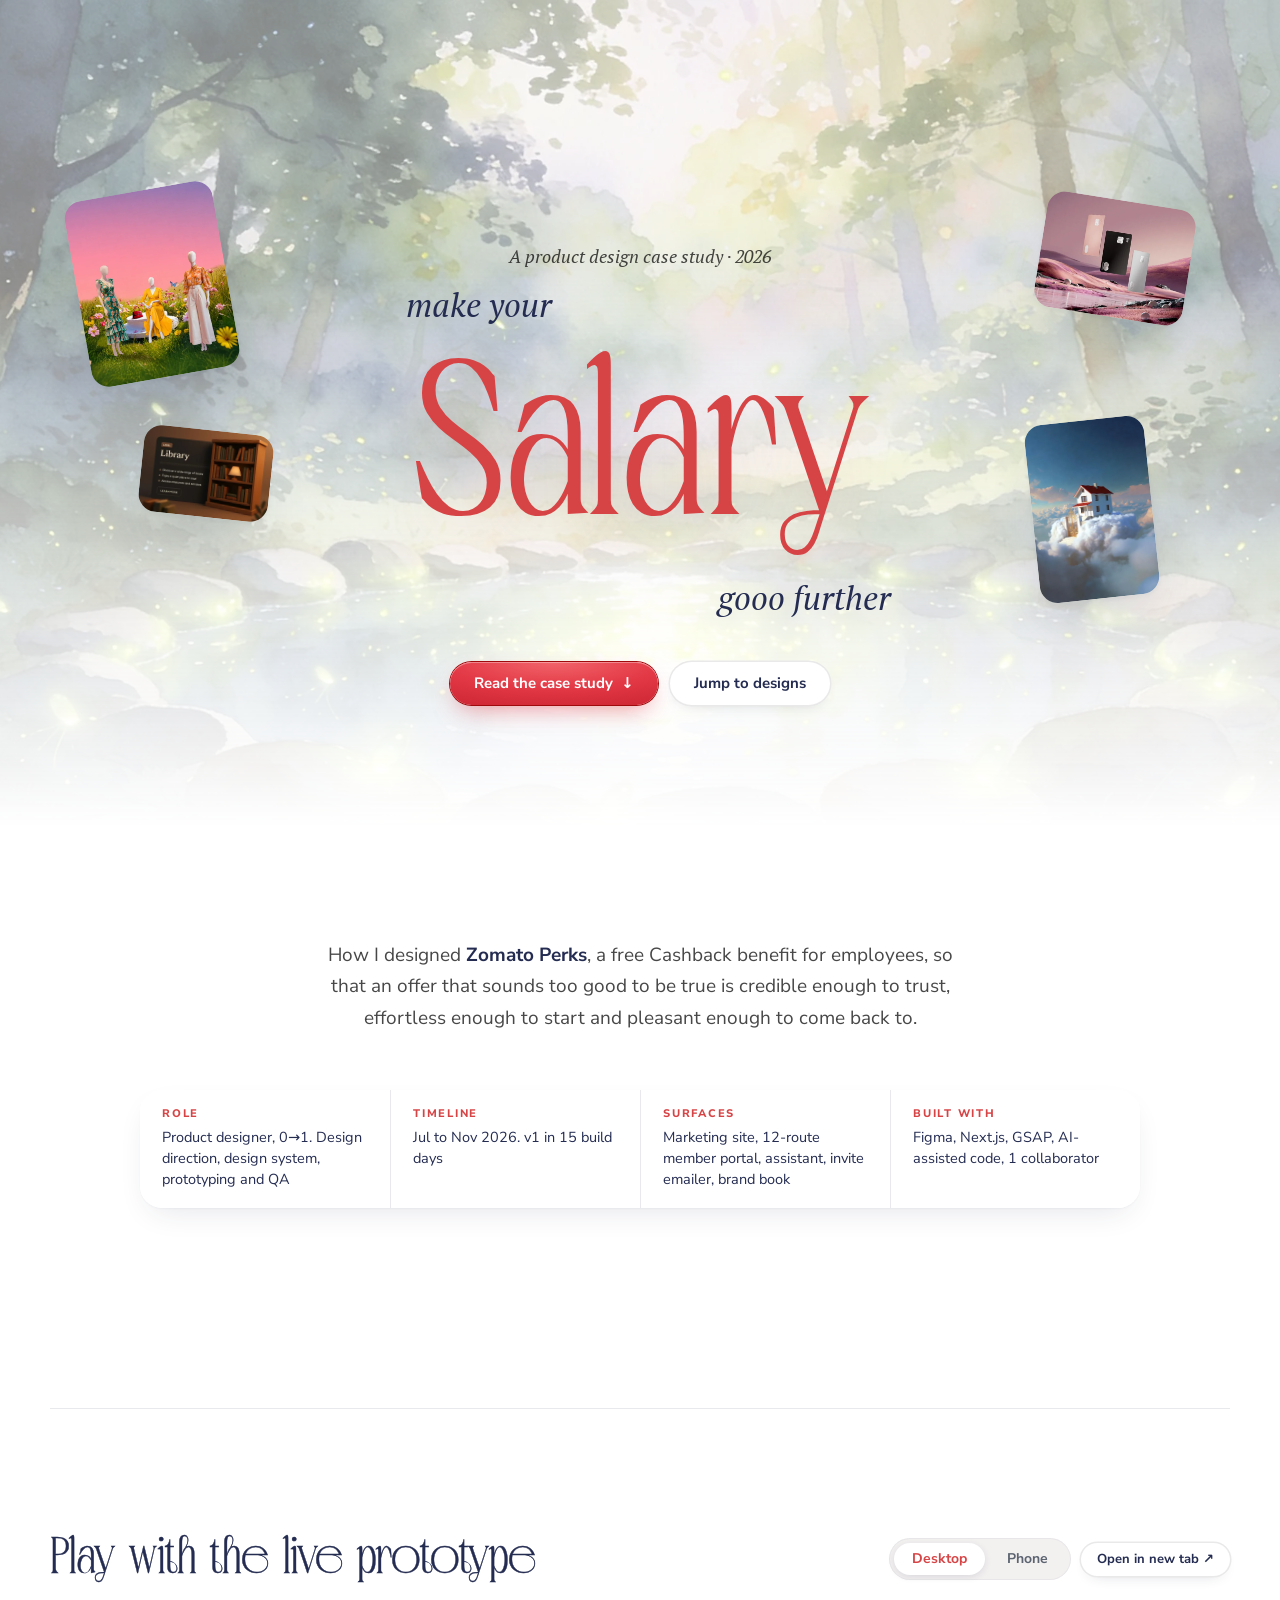
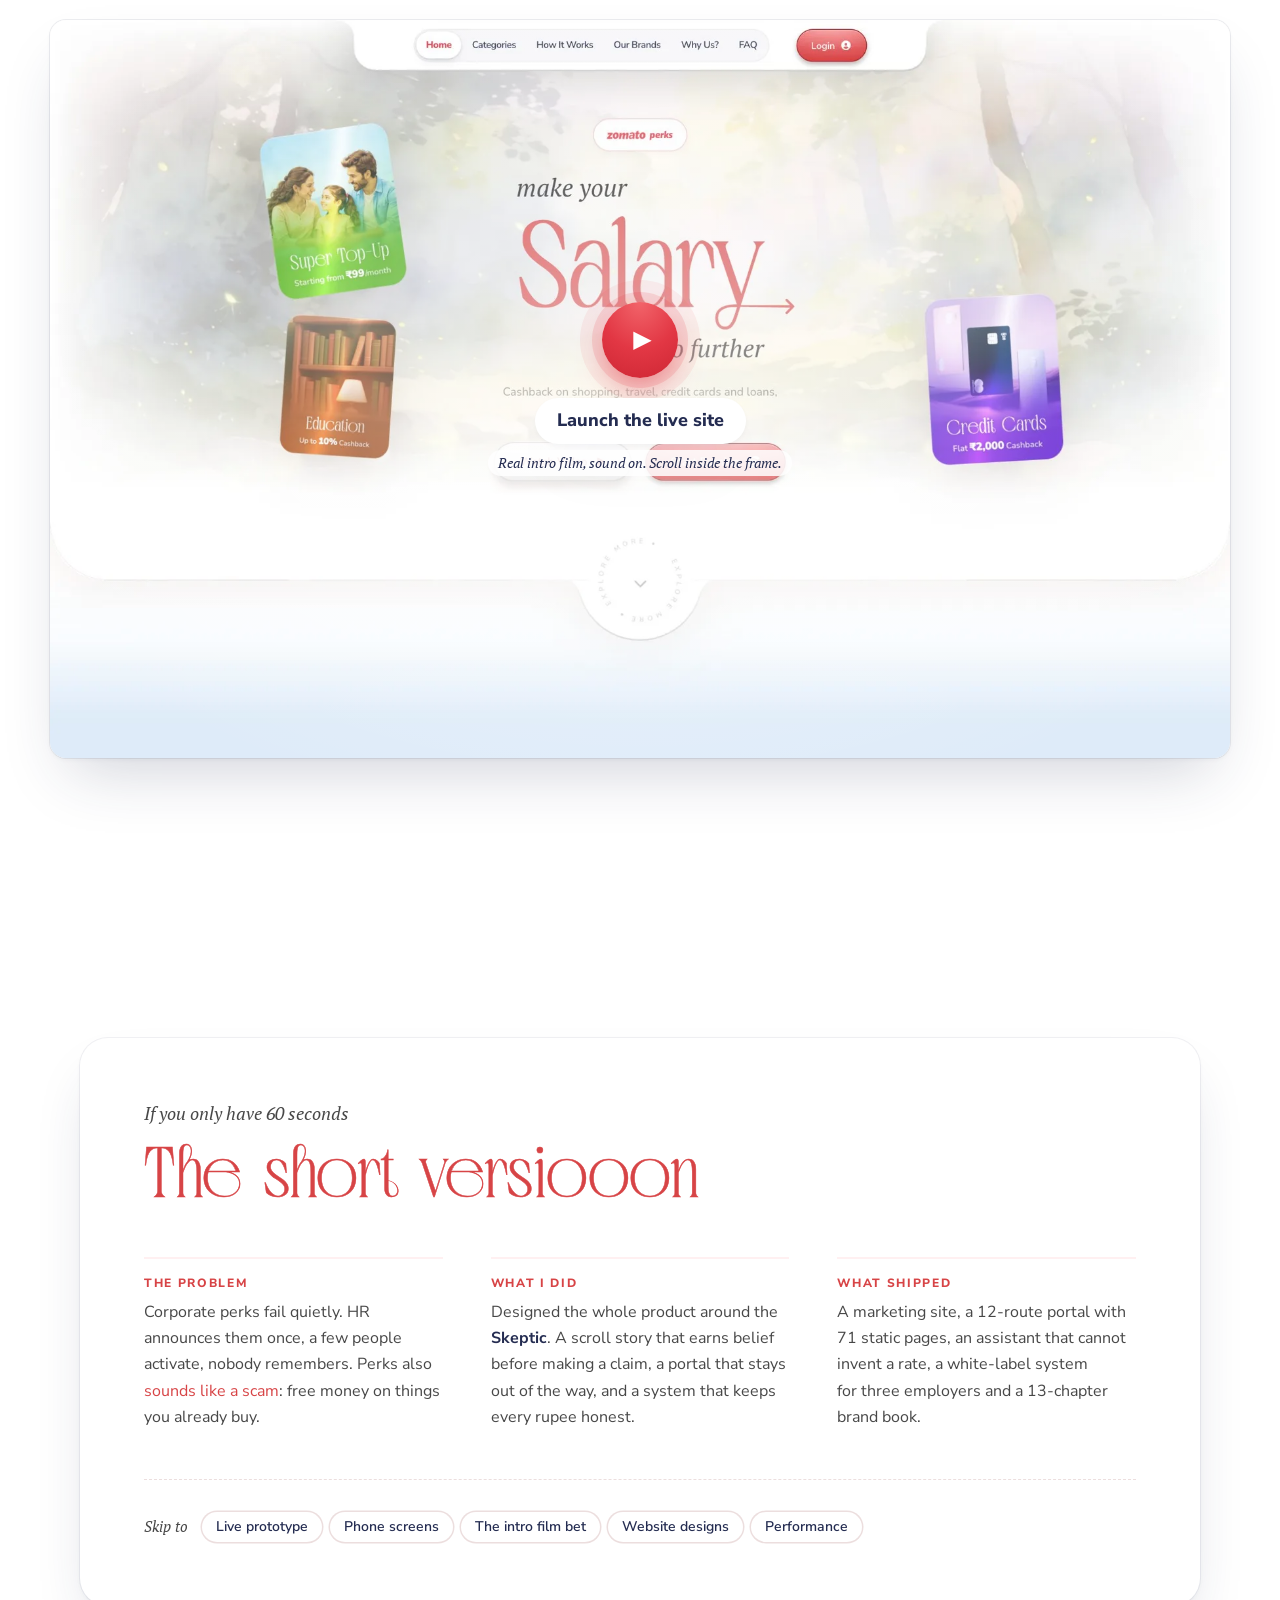
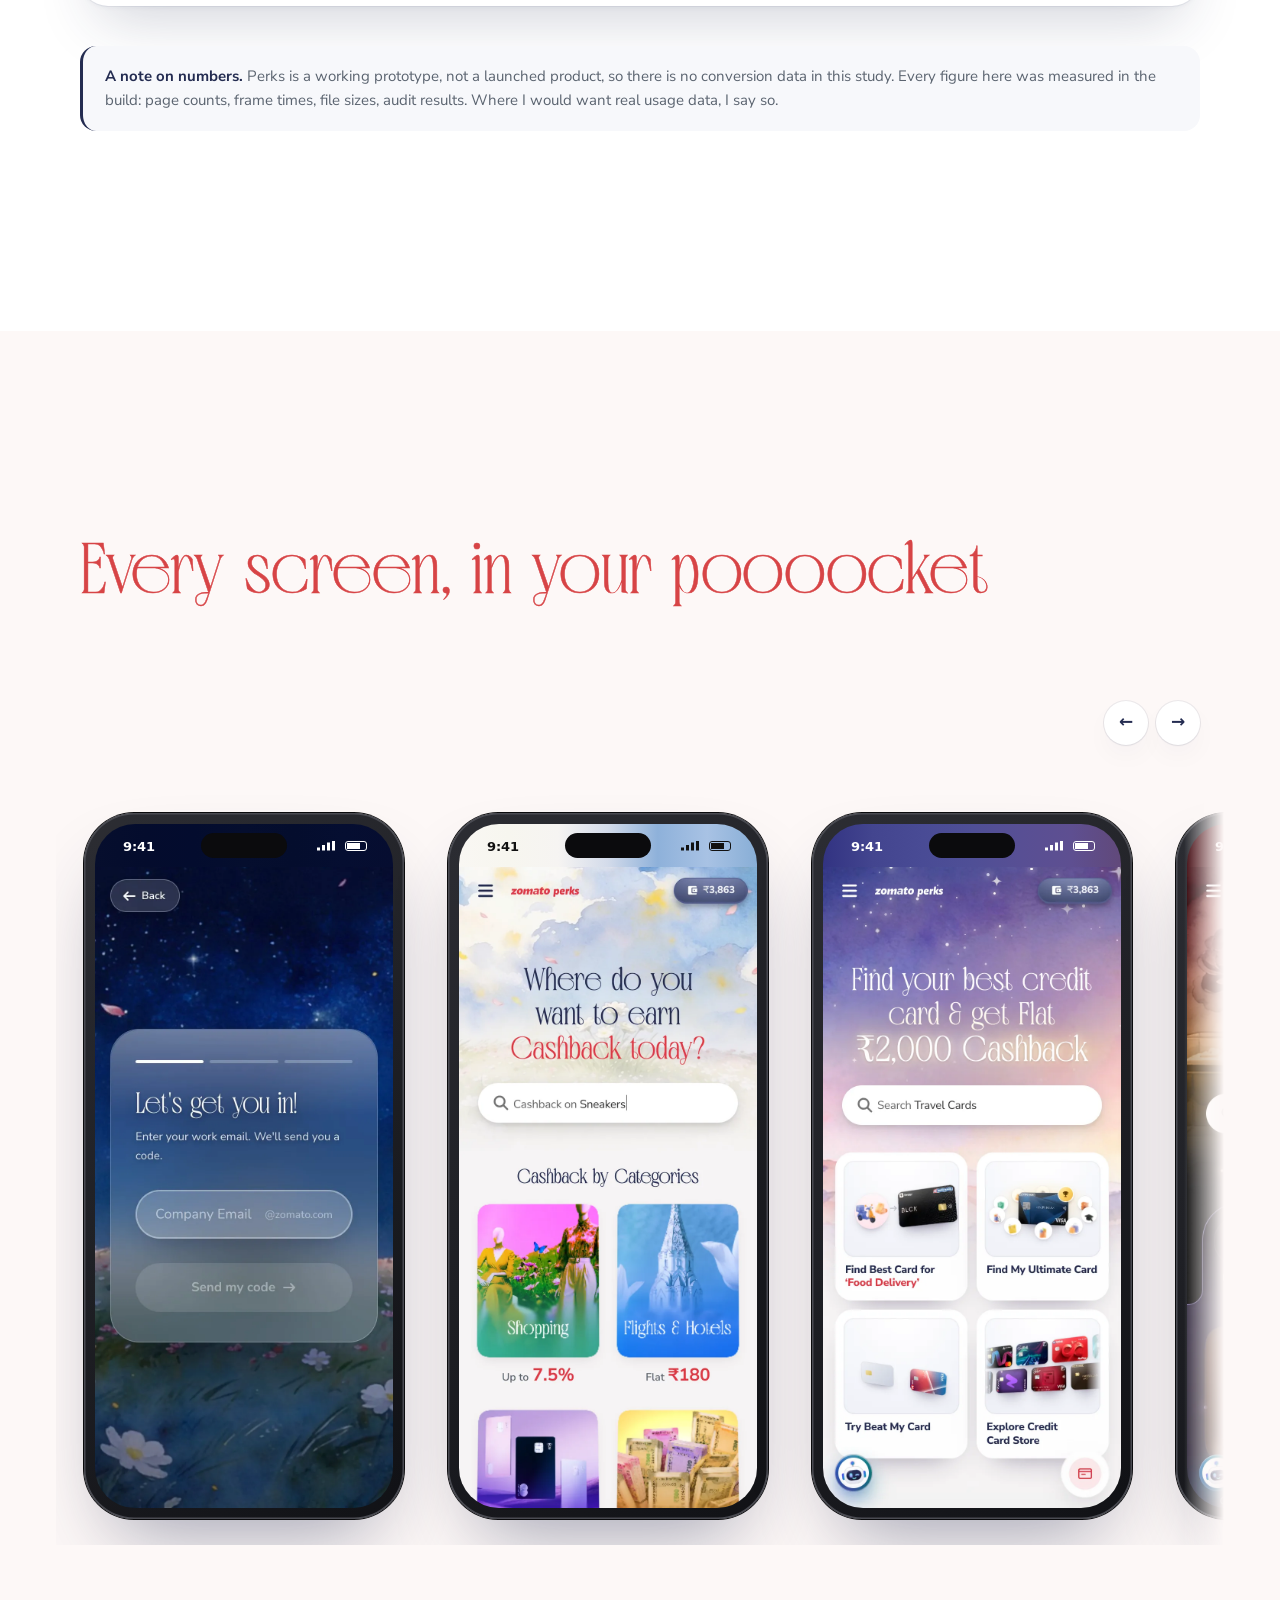
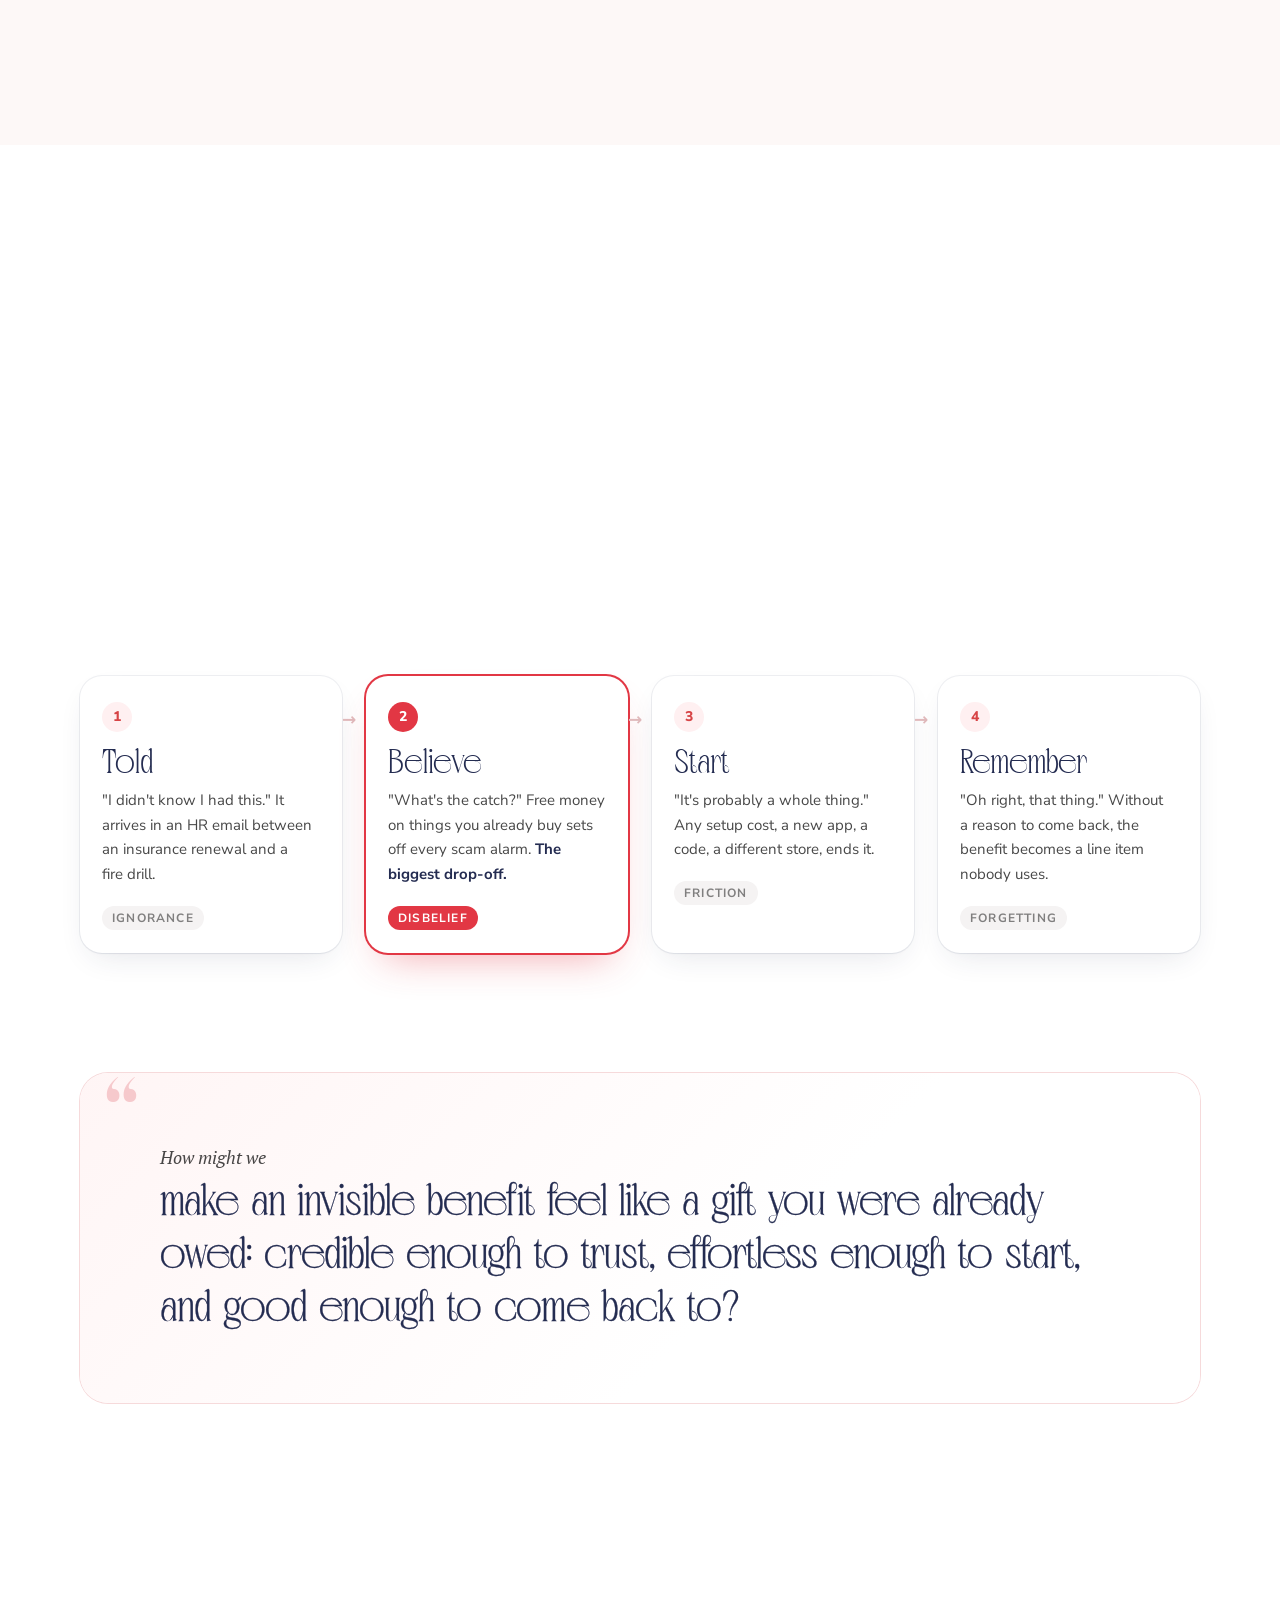
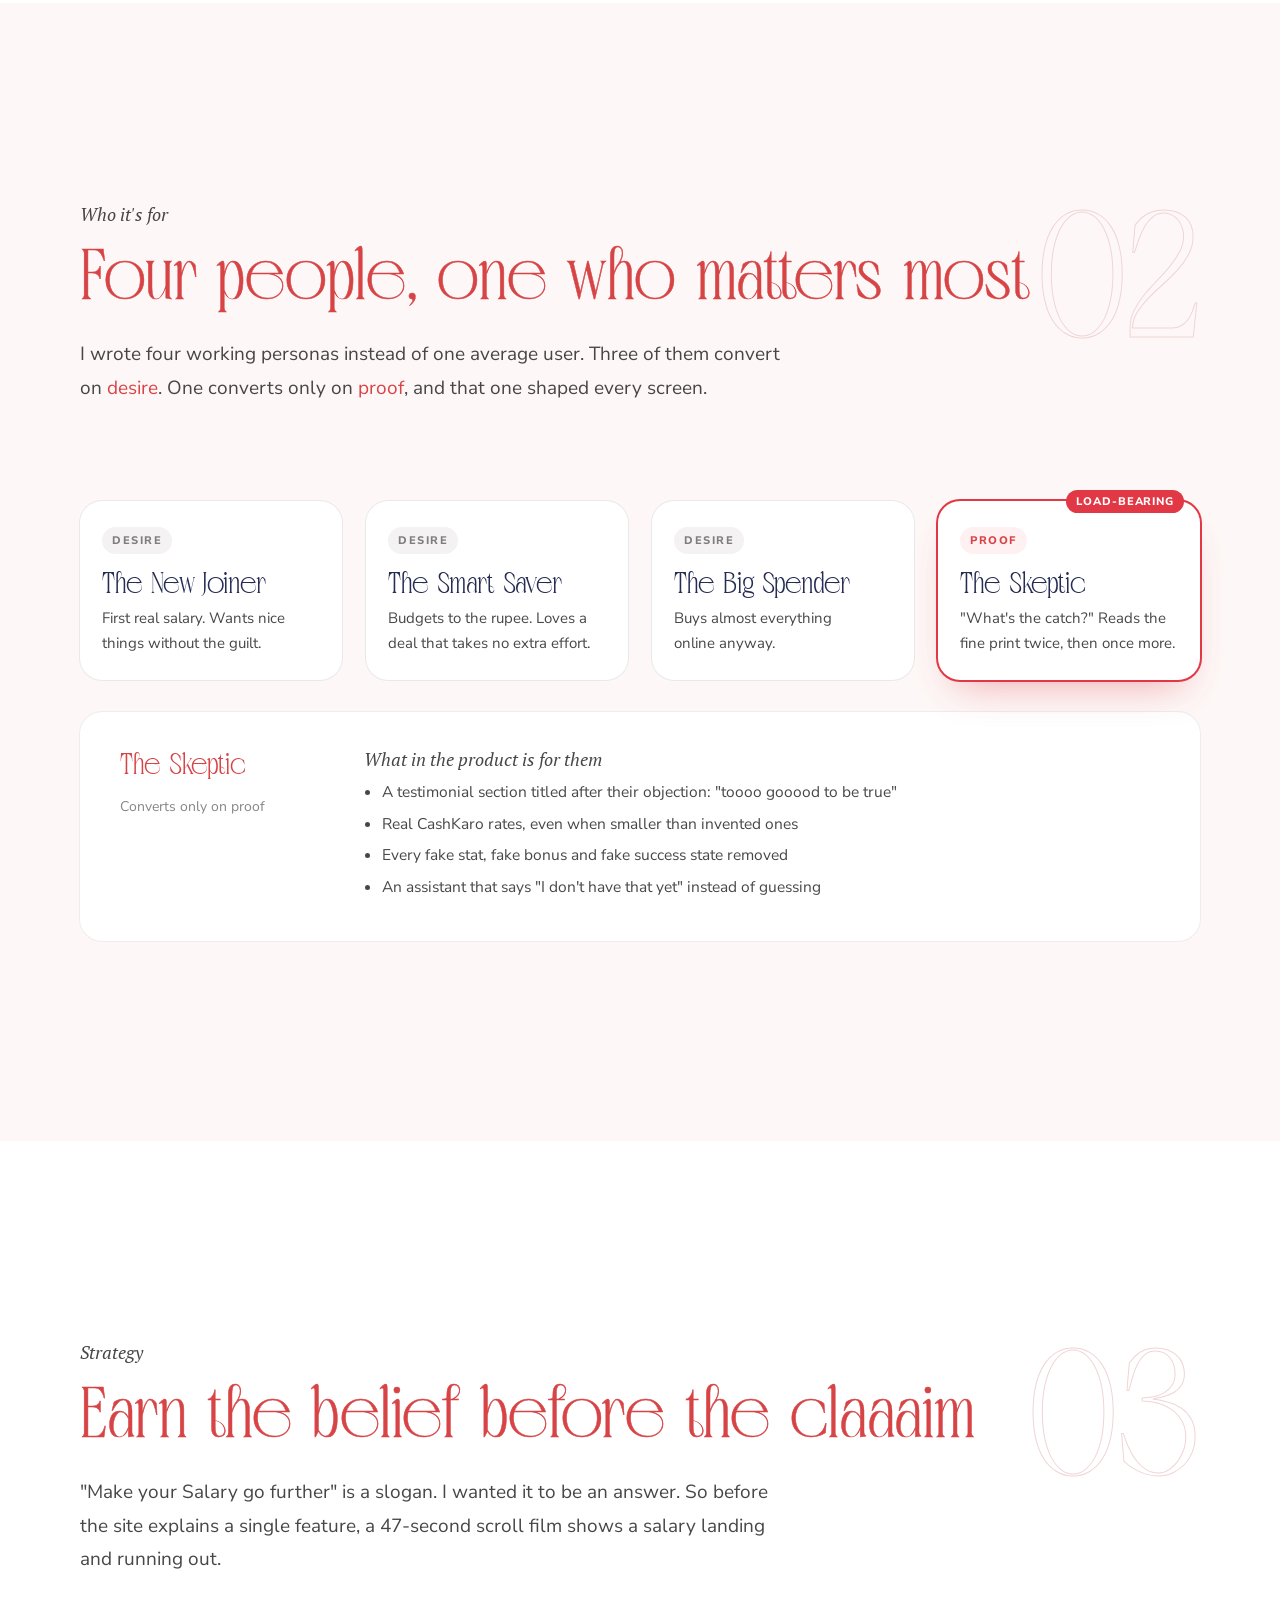
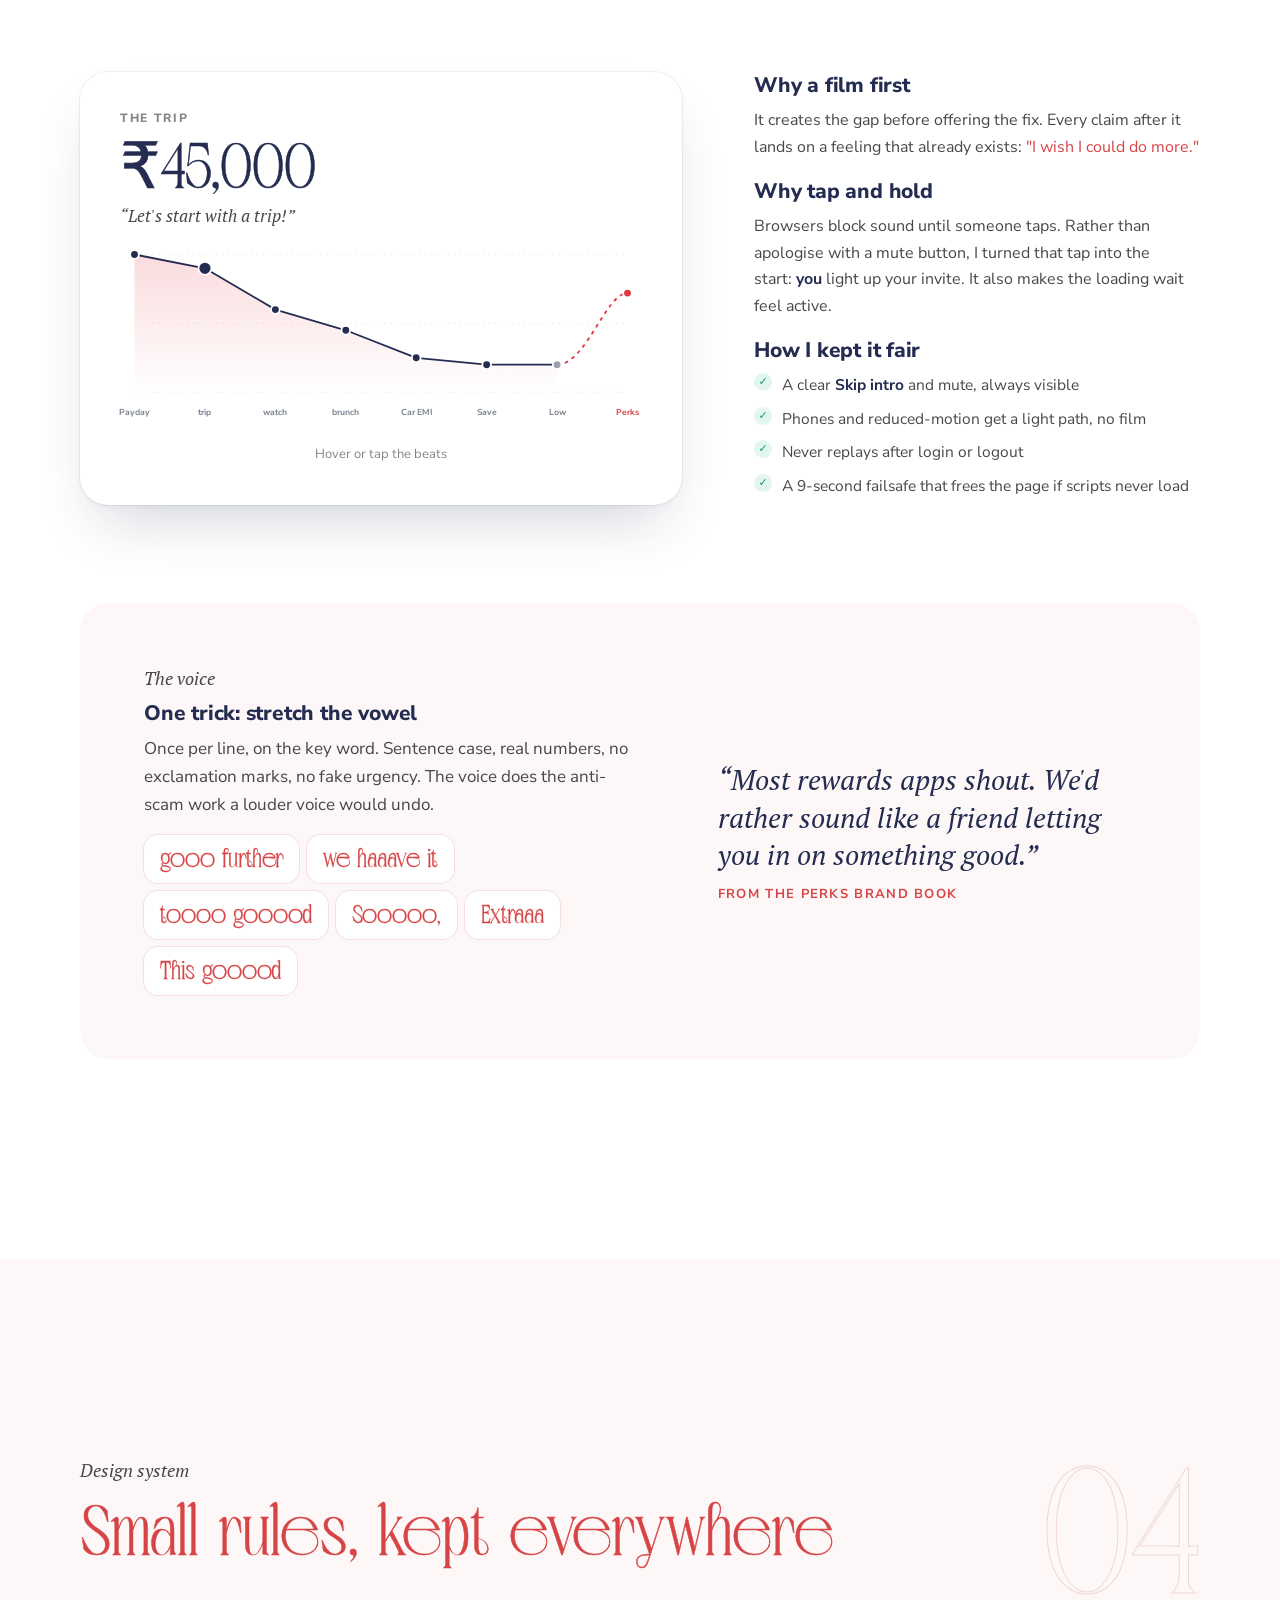
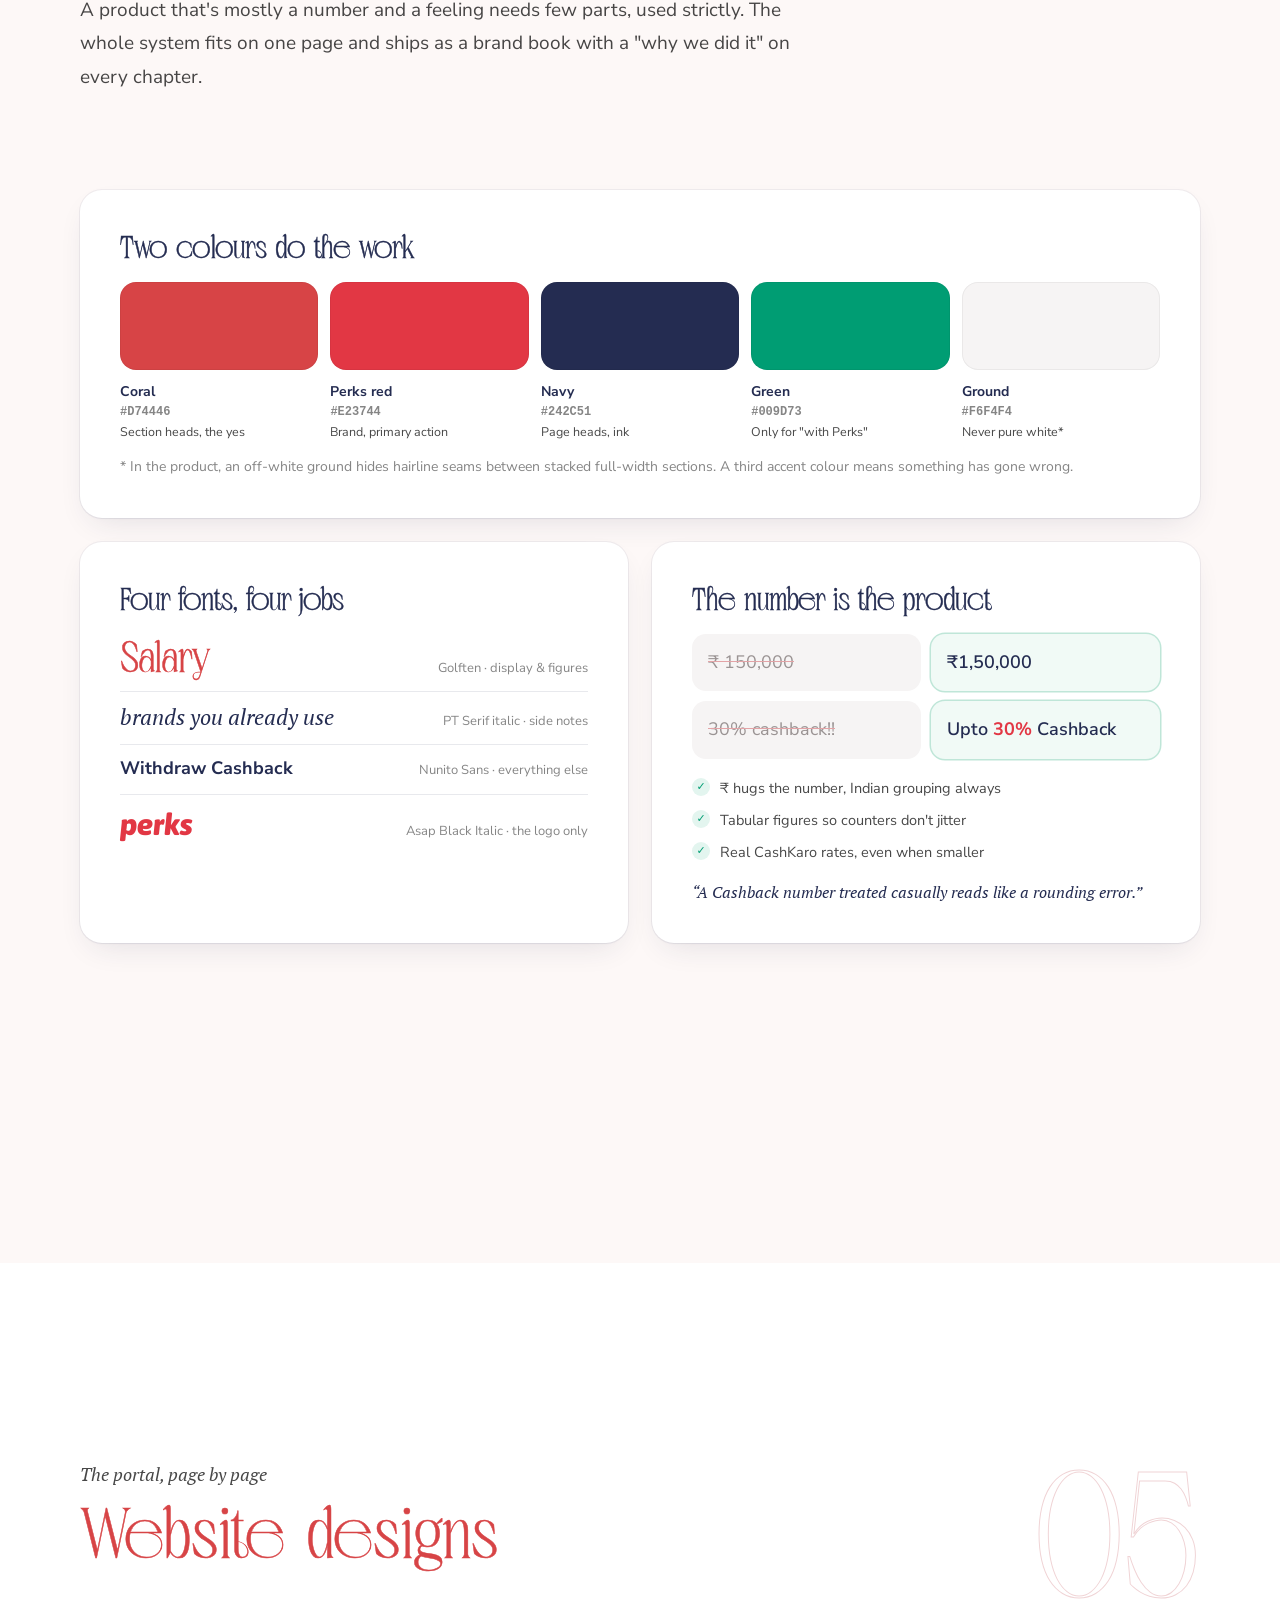
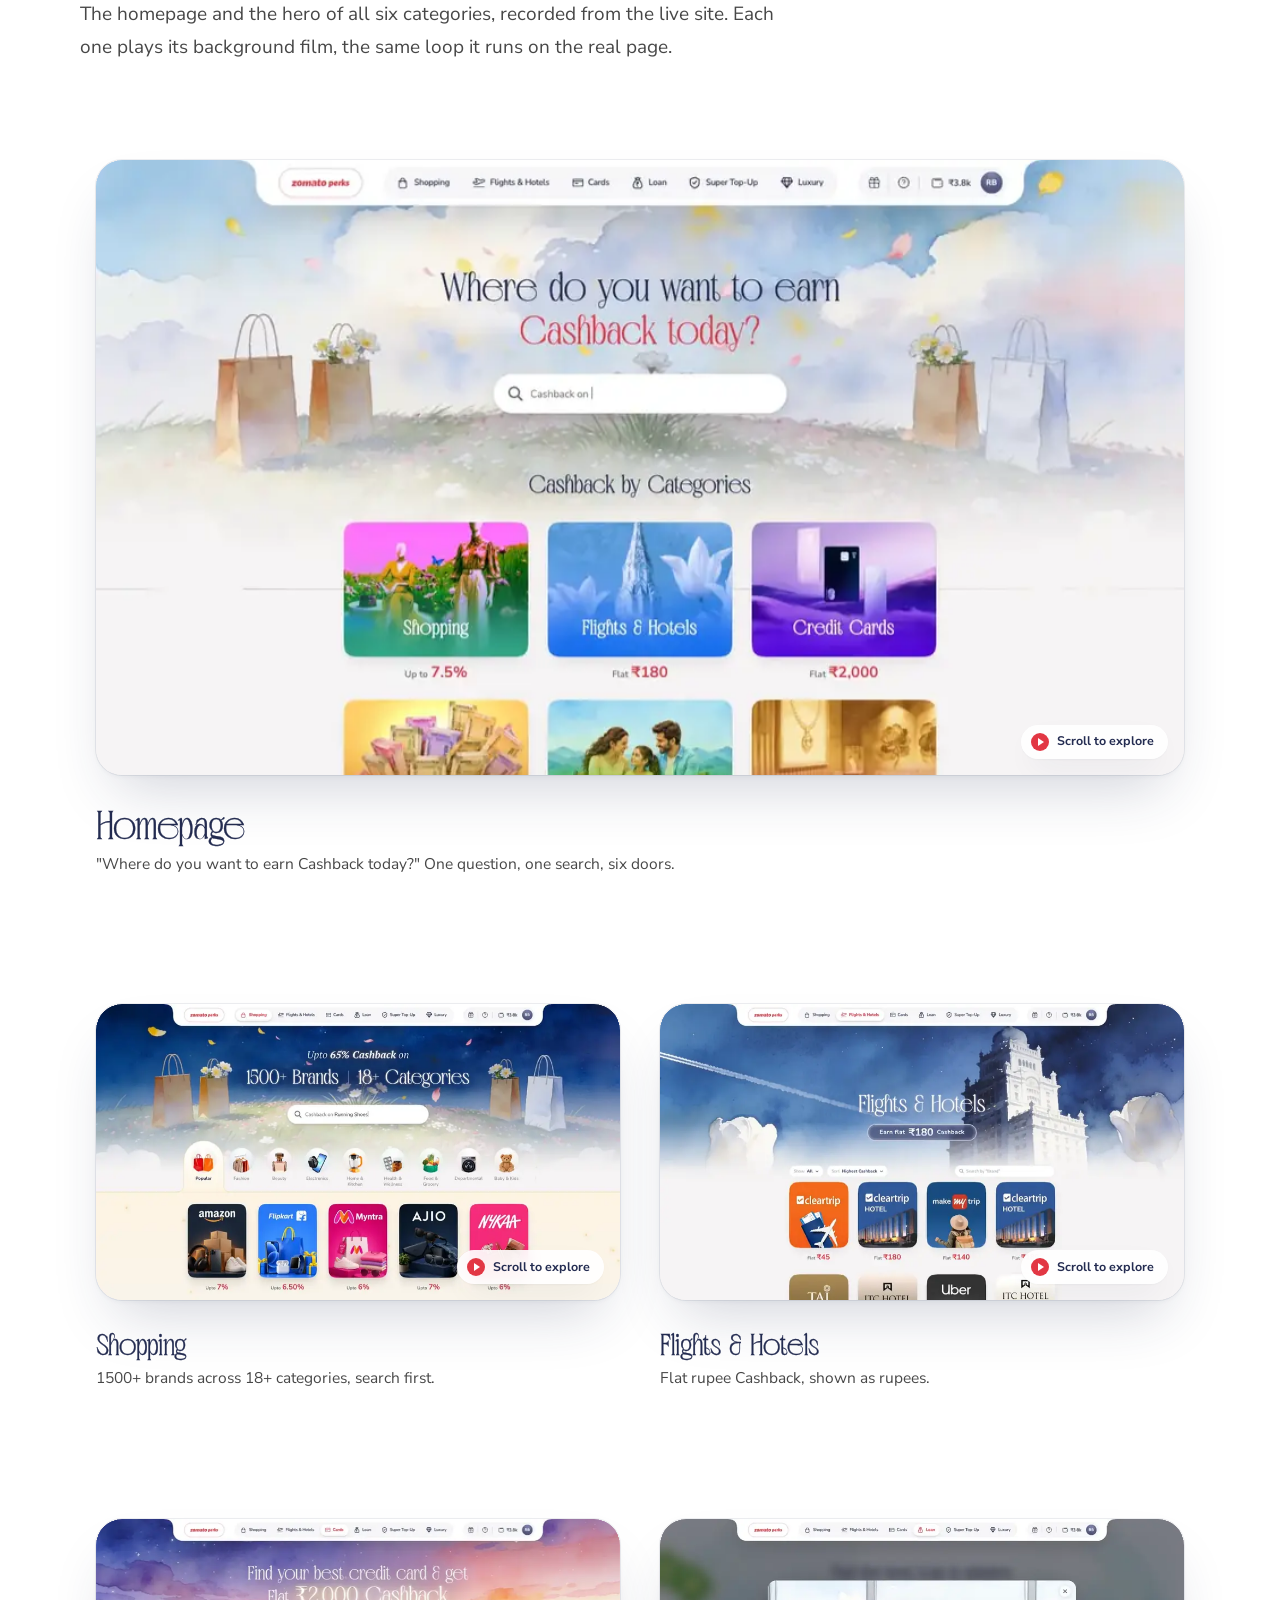
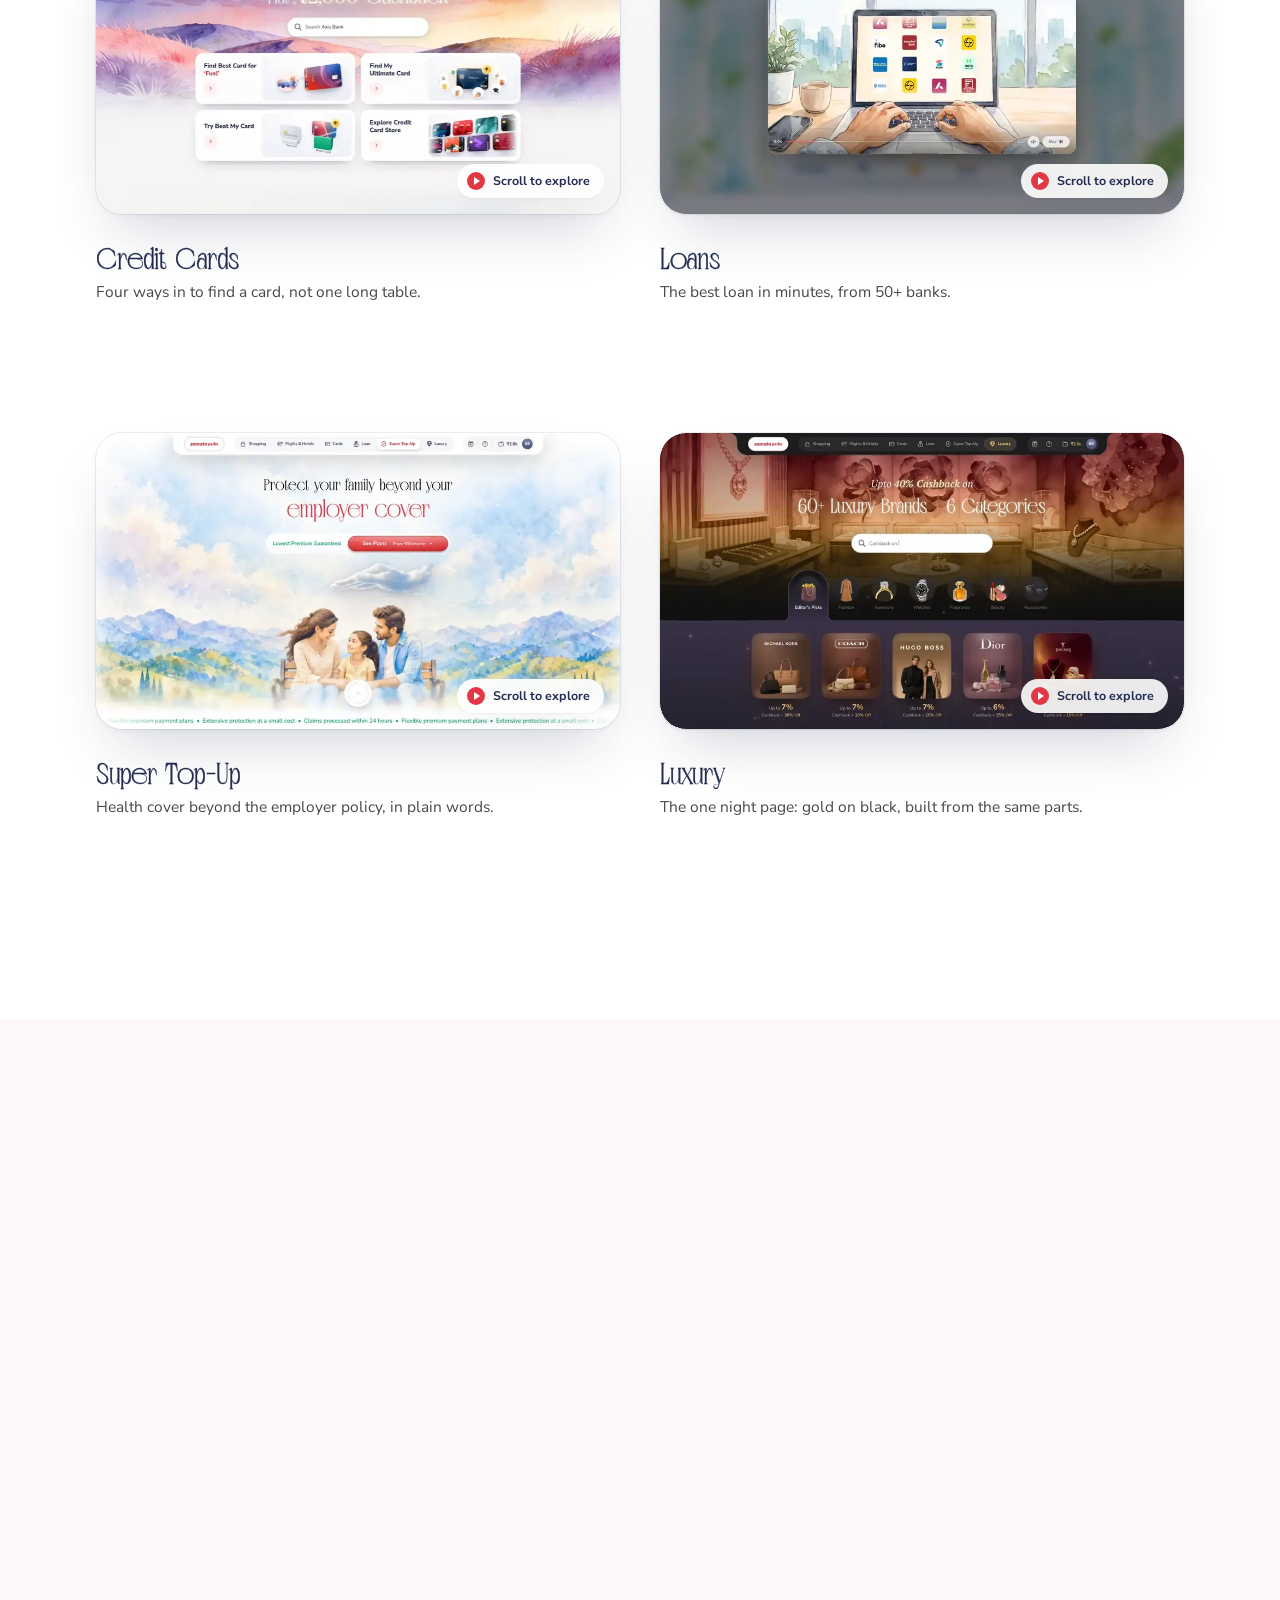
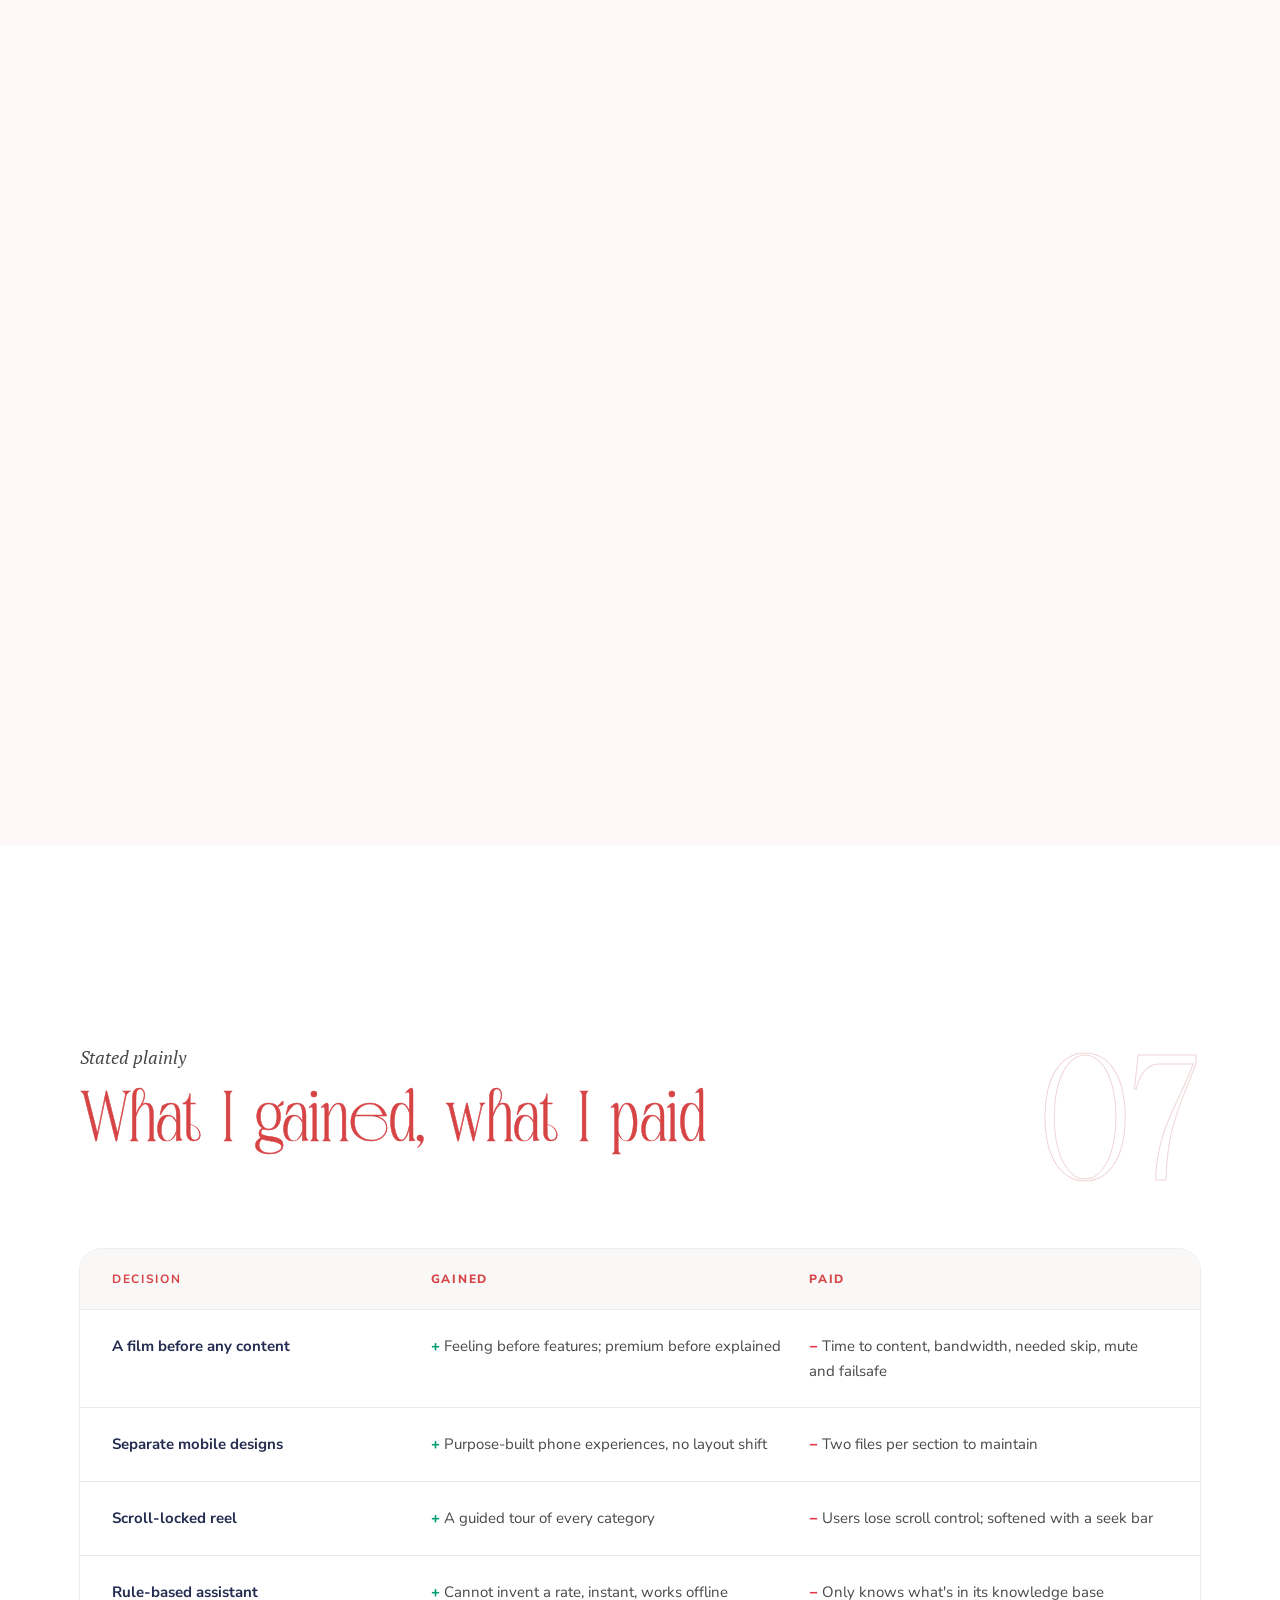
<file: perks/index.html>
<!doctype html>
<html lang="en" class="no-js">
<head>
<meta charset="utf-8">
<meta name="viewport" content="width=device-width, initial-scale=1">
<title>Zomato Perks, a case study</title>
<meta name="description" content="Case study: turning an invisible employee benefit into something people believe, start and come back to. Marketing site, member portal, design system and assistant for Zomato Perks, powered by CashKaro.">
<link rel="preconnect" href="https://fonts.googleapis.com">
<link rel="preconnect" href="https://fonts.gstatic.com" crossorigin>
<link href="https://fonts.googleapis.com/css2?family=Nunito+Sans:opsz,wght@6..12,400;6..12,600;6..12,700;6..12,800&family=Asap:ital,wght@1,900&display=swap" rel="stylesheet">
<link rel="stylesheet" href="css/perks-case.css">
</head>
<body>

<!-- ============ CHROME ============ -->
<div class="progress" aria-hidden="true"><span id="progressBar"></span></div>

<nav class="rail" aria-label="Chapters" id="rail">
  <ol>
    <li><a href="#tldr"><i></i><span>The short version</span></a></li>
    <li><a href="#screens"><i></i><span>The screens</span></a></li>
    <li><a href="#problem"><i></i><span>01 · The invisible benefit</span></a></li>
    <li><a href="#people"><i></i><span>02 · Who it's for</span></a></li>
    <li><a href="#bet"><i></i><span>03 · The bet</span></a></li>
    <li><a href="#system"><i></i><span>04 · The system</span></a></li>
    <li><a href="#designs"><i></i><span>05 · Website designs</span></a></li>
    <li><a href="#perf"><i></i><span>06 · Performance</span></a></li>
    <li><a href="#tradeoffs"><i></i><span>07 · Tradeoffs</span></a></li>
  </ol>
</nav>

<main id="top">

<!-- ============ HERO ============ -->
<section class="hero">
  <div class="hero__sky" aria-hidden="true"></div>
  <div class="hero__cards" aria-hidden="true">
    <img class="fcard fcard--a tilt" src="assets/img/card-fashion.webp" alt="">
    <img class="fcard fcard--b tilt" src="assets/img/card-education.webp" alt="">
    <img class="fcard fcard--c tilt" src="assets/img/card-creditcard.webp" alt="">
    <img class="fcard fcard--d tilt" src="assets/img/card-loan.webp" alt="">
  </div>
  <div class="hero__inner wrap">
    <p class="eyebrow reveal">A product design case study · 2026</p>
    <h1 class="hero__title reveal">
      <span class="hero__small">make your</span>
      <span class="hero__big">Salary</span>
      <span class="hero__small hero__small--r">gooo further</span>
    </h1>
    <div class="hero__cta reveal">
      <a class="btn btn--red" href="#tldr">Read the case study <span aria-hidden="true">↓</span></a>
      <a class="btn btn--ghost" href="#designs">Jump to designs</a>
    </div>
  </div>

  <div class="hero__about wrap">
    <p class="hero__lede reveal">How I designed <strong>Zomato Perks</strong>, a free Cashback benefit for employees, so that an offer that sounds too good to be true is credible enough to trust, effortless enough to start and pleasant enough to come back to.</p>

    <dl class="meta reveal">
      <div><dt>Role</dt><dd>Product designer, 0→1. Design direction, design system, prototyping and QA</dd></div>
      <div><dt>Timeline</dt><dd>Jul to Nov 2026. v1 in 15 build days</dd></div>
      <div><dt>Surfaces</dt><dd>Marketing site, 12-route member portal, assistant, invite emailer, brand book</dd></div>
      <div><dt>Built with</dt><dd>Figma, Next.js, GSAP, AI-assisted code, 1 collaborator</dd></div>
    </dl>
  </div>

  <div class="proto reveal" id="prototype">
    <div class="proto__head">
      <div>
        <h2 class="proto__title">Play with the live prototype</h2>
      </div>
      <div class="proto__ctrls">
        <div class="seg" role="tablist" aria-label="Device">
          <button role="tab" aria-selected="true" data-mode="desktop">Desktop</button>
          <button role="tab" aria-selected="false" data-mode="phone">Phone</button>
        </div>
        <a class="btn btn--ghost btn--sm" href="https://zomato-perks.angysingh.workers.dev" target="_blank" rel="noopener">Open in new tab ↗</a>
      </div>
    </div>

    <div class="proto__stage" data-mode="desktop">
      <div class="browser proto__desk">
        <div class="proto__vp" data-vp="desk" data-w="1440" data-h="900">
          <img class="proto__poster" src="assets/shots/lp-hero.webp" alt="The Zomato Perks landing page">
          <button class="proto__launch" data-launch="desk"><span class="proto__play">▶</span><b>Launch the live site</b><em>Real intro film, sound on. Scroll inside the frame.</em></button>
        </div>
      </div>

      <div class="proto__phonewrap">
        <div class="phone" style="--sb:linear-gradient(90deg,#f9f1eb,#faf4ee,#faf4ef,#fdf6ef,#fcf6ef,#fdf6f0,#fef6f0)">
          <span class="phone__island" aria-hidden="true"></span>
          <div class="proto__vp phone__screen" data-vp="phone" data-w="390" data-h="844">
            <img class="proto__poster" src="assets/shots/phone/l-hero.webp" alt="The Zomato Perks landing page on a phone">
            <button class="proto__launch" data-launch="phone"><span class="proto__play">▶</span><b>Launch on phone</b><em>The lighter mobile build</em></button>
          </div>
        </div>
        <div class="proto__phonenote">
          <p class="eyebrow">The phone build</p>
          <p>A separate design, not a squeezed desktop: fanned cards instead of draggable ones, a panned image sequence for the reel, and a title that sticks then rides up with the last Process card.</p>
          <button class="btn btn--ghost btn--sm" data-reload="phone">↻ Restart</button>
        </div>
      </div>
    </div>
  </div>
</section>

<!-- ============ TL;DR ============ -->
<section class="sec" id="tldr" data-chapter="The short version">
  <div class="wrap">
    <div class="tldr reveal">
      <div class="tldr__head">
        <p class="eyebrow">If you only have 60 seconds</p>
        <h2 class="h2">The short versiooon</h2>
      </div>
      <div class="tldr__grid">
        <article>
          <span class="tldr__k">The problem</span>
          <p>Corporate perks fail quietly. HR announces them once, a few people activate, nobody remembers. Perks also <em>sounds like a scam</em>: free money on things you already buy.</p>
        </article>
        <article>
          <span class="tldr__k">What I did</span>
          <p>Designed the whole product around the <strong>Skeptic</strong>. A scroll story that earns belief before making a claim, a portal that stays out of the way, and a system that keeps every rupee honest.</p>
        </article>
        <article>
          <span class="tldr__k">What shipped</span>
          <p>A marketing site, a 12-route portal with 71 static pages, an assistant that cannot invent a rate, a white-label system for three employers and a 13-chapter brand book.</p>
        </article>
      </div>
      <div class="tldr__jump">
        <span>Skip to</span>
        <a class="chip" href="#prototype">Live prototype</a>
        <a class="chip" href="#screens">Phone screens</a>
        <a class="chip" href="#bet">The intro film bet</a>
        <a class="chip" href="#designs">Website designs</a>
        <a class="chip" href="#perf">Performance</a>
      </div>
    </div>

    <aside class="note reveal">
      <b>A note on numbers.</b> Perks is a working prototype, not a launched product, so there is no conversion data in this study. Every figure here was measured in the build: page counts, frame times, file sizes, audit results. Where I would want real usage data, I say so.
    </aside>
  </div>
</section>

<!-- ============ SCREENS ============ -->
<section class="sec sec--tint screens" id="screens" data-chapter="The screens">
  <div class="wrap">
    <header class="sec__head reveal">
      <h2 class="h2">Every screen, in your poooocket</h2>
    </header>

    <div class="screens__bar reveal">
      <div class="screens__nav">
        <button class="rnd" data-dir="-1" aria-label="Previous screens">←</button>
        <button class="rnd" data-dir="1" aria-label="Next screens">→</button>
      </div>
    </div>

    <div class="reel reveal" data-set="portal">
      <figure data-zoom><div class="phone phone--sm" style="--sb:linear-gradient(90deg,#060e2d,#040c2d,#030c2e,#050e2e,#040d2d,#050e31,#060d30);--sb-ink:#fff"><span class="phone__island"></span><img src="assets/shots/phone/p-login.webp" alt="Login: Let's get you in" loading="lazy"></div><figcaption><b>Login</b> One question at a time</figcaption></figure>
      <figure data-zoom><div class="phone phone--sm" style="--sb:linear-gradient(90deg,#f9f7f3,#f7f6ef,#f6f4f2,#d3dbea,#8eb1da,#a8c2e4,#88aed6)"><span class="phone__island"></span><img src="assets/shots/phone/p-home.webp" alt="Home: Where do you want to earn Cashback today?" loading="lazy"></div><figcaption><b>Home</b> One question, six doors</figcaption></figure>
      <figure data-zoom><div class="phone phone--sm" style="--sb:linear-gradient(90deg,#323382,#43458f,#494b95,#4f4f96,#584f94,#5e4f91,#61497a);--sb-ink:#fff"><span class="phone__island"></span><img src="assets/shots/phone/p-cards-hero.webp" alt="Credit cards: find your best credit card and get flat ₹2,000 Cashback" loading="lazy"></div><figcaption><b>Credit cards</b> Four ways in, one search</figcaption></figure>
      <figure data-zoom><div class="phone phone--sm" style="--sb:linear-gradient(90deg,#3f070e,#662529,#480b12,#913e41,#4e0f17,#531419,#410a0d);--sb-ink:#fff"><span class="phone__island"></span><img src="assets/shots/phone/p-luxury-hero.webp" alt="Luxury: upto 40% Cashback on 60+ luxury brands" loading="lazy"></div><figcaption><b>Luxury</b> The one night page</figcaption></figure>
      <figure data-zoom><div class="phone phone--sm" style="--sb:linear-gradient(90deg,#ffffff,#ffffff,#ffffff,#ffffff,#ffffff,#ffffff,#fefffa)"><span class="phone__island"></span><img src="assets/shots/phone/p-loans-hero.webp" alt="Loans: find the best loan in minutes from 50+ banks" loading="lazy"></div><figcaption><b>Loans</b> 50+ banks, one form</figcaption></figure>
      <figure data-zoom><div class="phone phone--sm" style="--sb:linear-gradient(90deg,#325892,#335a92,#345b93,#2f4c83,#3f629f,#32508b,#34508b);--sb-ink:#fff"><span class="phone__island"></span><img src="assets/shots/phone/p-travel.webp" alt="Flights and hotels with flat Cashback" loading="lazy"></div><figcaption><b>Travel</b> Flat rupees, shown as rupees</figcaption></figure>
      <figure data-zoom><div class="phone phone--sm" style="--sb:linear-gradient(90deg,#ffffff,#ffffff,#ffffff,#ffffff,#ffffff,#ffffff,#ffffff)"><span class="phone__island"></span><img src="assets/shots/phone/p-insurance.webp" alt="Super Top-Up insurance" loading="lazy"></div><figcaption><b>Super Top-Up</b> Insurance, in plain words</figcaption></figure>
      <figure data-zoom><div class="phone phone--sm" style="--sb:linear-gradient(90deg,#6daab4,#6ba9b3,#76acb2,#75abb0,#8bb6b9,#cbe2d6,#fefde7)"><span class="phone__island"></span><img src="assets/shots/phone/p-wallet.webp" alt="Wallet with all-time earnings" loading="lazy"></div><figcaption><b>Wallet</b> "Where's my money?"</figcaption></figure>
      <figure data-zoom><div class="phone phone--sm" style="--sb:linear-gradient(90deg,#eaebeb,#e3e7e7,#e2e6e7,#dae2e4,#d8e1e3,#d8e1e3,#e1e8e8)"><span class="phone__island"></span><img src="assets/shots/phone/p-profile.webp" alt="Profile with savings ledger" loading="lazy"></div><figcaption><b>Profile</b> Identity and savings</figcaption></figure>
      <figure data-zoom><div class="phone phone--sm" style="--sb:linear-gradient(90deg,#85b1b7,#65a4b1,#66a2ae,#66a3af,#68a5af,#66a7b3,#91c2c4)"><span class="phone__island"></span><img src="assets/shots/phone/p-help.webp" alt="Help: how can we help?" loading="lazy"></div><figcaption><b>Help</b> Topics, FAQ and the assistant</figcaption></figure>
    </div>
  </div>
</section>

<!-- ============ 01 PROBLEM ============ -->
<section class="sec" id="problem" data-chapter="01 · The invisible benefit">
  <div class="wrap">
    <header class="sec__head reveal">
      <span class="num">01</span>
      <p class="eyebrow">The problem</p>
      <h2 class="h2">The invisible benefiiit</h2>
      <p class="lede">A benefit only creates value if people use it. Perks is not an app you download because you want it. It's something you have to be <em>told</em> you have, then <em>believe</em>, then <em>start</em>, then <em>remember</em>. Four places to lose someone before a single rupee is earned.</p>
    </header>

    <ol class="funnel">
      <li class="reveal"><span class="funnel__n">1</span><h3>Told</h3><p>"I didn't know I had this." It arrives in an HR email between an insurance renewal and a fire drill.</p><span class="funnel__fail">Ignorance</span></li>
      <li class="reveal funnel--hot"><span class="funnel__n">2</span><h3>Believe</h3><p>"What's the catch?" Free money on things you already buy sets off every scam alarm. <b>The biggest drop-off.</b></p><span class="funnel__fail">Disbelief</span></li>
      <li class="reveal"><span class="funnel__n">3</span><h3>Start</h3><p>"It's probably a whole thing." Any setup cost, a new app, a code, a different store, ends it.</p><span class="funnel__fail">Friction</span></li>
      <li class="reveal"><span class="funnel__n">4</span><h3>Remember</h3><p>"Oh right, that thing." Without a reason to come back, the benefit becomes a line item nobody uses.</p><span class="funnel__fail">Forgetting</span></li>
    </ol>

    <blockquote class="hmw reveal">
      <span class="eyebrow">How might we</span>
      <p>make an invisible benefit feel like a gift you were already owed: credible enough to trust, effortless enough to start, and good enough to come back to?</p>
    </blockquote>

  </div>
</section>

<!-- ============ 02 PEOPLE ============ -->
<section class="sec sec--tint" id="people" data-chapter="02 · Who it's for">
  <div class="wrap">
    <header class="sec__head reveal">
      <span class="num">02</span>
      <p class="eyebrow">Who it's for</p>
      <h2 class="h2">Four people, one who matters most</h2>
      <p class="lede">I wrote four working personas instead of one average user. Three of them convert on <em>desire</em>. One converts only on <em>proof</em>, and that one shaped every screen.</p>
    </header>

    <div class="personas" role="tablist" aria-label="Personas">
      <button class="persona reveal" role="tab" aria-selected="false" data-p="0"><span class="persona__tag">Desire</span><h4>The New Joiner</h4><p>First real salary. Wants nice things without the guilt.</p></button>
      <button class="persona reveal" role="tab" aria-selected="false" data-p="1"><span class="persona__tag">Desire</span><h4>The Smart Saver</h4><p>Budgets to the rupee. Loves a deal that takes no extra effort.</p></button>
      <button class="persona reveal" role="tab" aria-selected="false" data-p="2"><span class="persona__tag">Desire</span><h4>The Big Spender</h4><p>Buys almost everything online anyway.</p></button>
      <button class="persona persona--key reveal" role="tab" aria-selected="true" data-p="3"><span class="persona__tag">Proof</span><h4>The Skeptic</h4><p>"What's the catch?" Reads the fine print twice, then once more.</p><span class="persona__flag">Load-bearing</span></button>
    </div>
    <div class="persona__out reveal" id="personaOut" aria-live="polite"></div>
  </div>
</section>

<!-- ============ 03 THE BET ============ -->
<section class="sec" id="bet" data-chapter="03 · The bet">
  <div class="wrap">
    <header class="sec__head reveal">
      <span class="num">03</span>
      <p class="eyebrow">Strategy</p>
      <h2 class="h2">Earn the belief before the claaaim</h2>
      <p class="lede">"Make your Salary go further" is a slogan. I wanted it to be an answer. So before the site explains a single feature, a 47-second scroll film shows a salary landing and running out.</p>
    </header>

    <div class="salary reveal">
      <div class="salary__chart">
        <div class="salary__odo"><span class="salary__label" id="salLabel">Salary credited</span><b id="salAmt">₹50,000</b><em id="salSay">Payday.</em></div>
        <svg id="salSvg" viewBox="0 0 720 260" role="img" aria-label="Balance falls from ₹50,000 to ₹10,000 over six spends, then Perks is introduced"></svg>
        <p class="salary__hint">Hover or tap the beats</p>
      </div>
      <div class="salary__why">
        <h3 class="h3">Why a film first</h3>
        <p>It creates the gap before offering the fix. Every claim after it lands on a feeling that already exists: <em>"I wish I could do more."</em></p>
        <h3 class="h3">Why tap and hold</h3>
        <p>Browsers block sound until someone taps. Rather than apologise with a mute button, I turned that tap into the start: <b>you</b> light up your invite. It also makes the loading wait feel active.</p>
        <h3 class="h3">How I kept it fair</h3>
        <ul class="ticks">
          <li>A clear <b>Skip intro</b> and mute, always visible</li>
          <li>Phones and reduced-motion get a light path, no film</li>
          <li>Never replays after login or logout</li>
          <li>A 9-second failsafe that frees the page if scripts never load</li>
        </ul>
      </div>
    </div>


    <div class="voice reveal">
      <div>
        <p class="eyebrow">The voice</p>
        <h3 class="h3">One trick: stretch the vowel</h3>
        <p>Once per line, on the key word. Sentence case, real numbers, no exclamation marks, no fake urgency. The voice does the anti-scam work a louder voice would undo.</p>
        <div class="vowels">
          <span>gooo further</span><span>we haaave it</span><span>toooo gooood</span><span>Sooooo,</span><span>Extraaa</span><span>This gooood</span>
        </div>
      </div>
      <blockquote class="pull">“Most rewards apps shout. We'd rather sound like a friend letting you in on something good.”<cite>From the Perks brand book</cite></blockquote>
    </div>
  </div>
</section>

<!-- ============ 06 SYSTEM ============ -->
<section class="sec sec--tint" id="system" data-chapter="04 · The system">
  <div class="wrap">
    <header class="sec__head reveal">
      <span class="num">04</span>
      <p class="eyebrow">Design system</p>
      <h2 class="h2">Small rules, kept everywhere</h2>
      <p class="lede">A product that's mostly a number and a feeling needs few parts, used strictly. The whole system fits on one page and ships as a brand book with a "why we did it" on every chapter.</p>
    </header>

    <div class="sys">
      <article class="sys__card sys__card--wide reveal">
        <h4>Two colours do the work</h4>
        <div class="swatches">
          <div style="--c:#d74446"><span></span><b>Coral</b><code>#D74446</code><em>Section heads, the yes</em></div>
          <div style="--c:#e23744"><span></span><b>Perks red</b><code>#E23744</code><em>Brand, primary action</em></div>
          <div style="--c:#242c51"><span></span><b>Navy</b><code>#242C51</code><em>Page heads, ink</em></div>
          <div style="--c:#009d73"><span></span><b>Green</b><code>#009D73</code><em>Only for "with Perks"</em></div>
          <div style="--c:#f6f4f4" class="sw--light"><span></span><b>Ground</b><code>#F6F4F4</code><em>Never pure white*</em></div>
        </div>
        <p class="tiny">* In the product, an off-white ground hides hairline seams between stacked full-width sections. A third accent colour means something has gone wrong.</p>
      </article>

      <article class="sys__card reveal">
        <h4>Four fonts, four jobs</h4>
        <ul class="types">
          <li><span class="t-golf">Salary</span><em>Golften · display &amp; figures</em></li>
          <li><span class="t-pt">brands you already use</span><em>PT Serif italic · side notes</em></li>
          <li><span class="t-nun">Withdraw Cashback</span><em>Nunito Sans · everything else</em></li>
          <li><span class="t-asap">perks</span><em>Asap Black Italic · the logo only</em></li>
        </ul>
      </article>

      <article class="sys__card reveal">
        <h4>The number is the product</h4>
        <div class="numdemo">
          <div class="numdemo__row"><span class="bad">₹ 150,000</span><span class="good">₹1,50,000</span></div>
          <div class="numdemo__row"><span class="bad">30% cashback!!</span><span class="good">Upto <b>30%</b> Cashback</span></div>
        </div>
        <ul class="ticks ticks--sm">
          <li>₹ hugs the number, Indian grouping always</li>
          <li>Tabular figures so counters don't jitter</li>
          <li>Real CashKaro rates, even when smaller</li>
        </ul>
        <p class="pullsm">“A Cashback number treated casually reads like a rounding error.”</p>
      </article>
    </div>
  </div>
</section>

<!-- ============ 06 WEBSITE DESIGNS ============ -->
<section class="sec" id="designs" data-chapter="05 · Website designs">
  <div class="wrap">
    <header class="sec__head reveal">
      <span class="num">05</span>
      <p class="eyebrow">The portal, page by page</p>
      <h2 class="h2">Website designs</h2>
      <p class="lede">The homepage and the hero of all six categories, recorded from the live site. Each one plays its background film, the same loop it runs on the real page.</p>
    </header>

    <div class="heroes">
      <figure class="hcard hcard--big reveal" data-hero="home">
        <div class="hcard__media">
          <div class="hcard__scroll" tabindex="0" aria-label="Homepage hero, live site, full page, scrollable">
            <div class="hcard__page"><img src="assets/heroes/home-page.webp" alt="Homepage hero, live site, full page" loading="lazy"><video muted loop playsinline preload="none" poster="assets/heroes/home.webp" data-src="assets/heroes/home.mp4"></video></div>
          </div>
          <span class="hcard__hint"><i></i>Scroll to explore</span>
        </div>
        <figcaption><b>Homepage</b><span>"Where do you want to earn Cashback today?" One question, one search, six doors.</span></figcaption>
      </figure>
      <figure class="hcard reveal" data-hero="shopping">
        <div class="hcard__media">
          <div class="hcard__scroll" tabindex="0" aria-label="Shopping hero, live site, full page, scrollable">
            <div class="hcard__page"><img src="assets/heroes/shopping-page.webp" alt="Shopping hero, live site, full page" loading="lazy"><video muted loop playsinline preload="none" poster="assets/heroes/shopping.webp" data-src="assets/heroes/shopping.mp4"></video></div>
          </div>
          <span class="hcard__hint"><i></i>Scroll to explore</span>
        </div>
        <figcaption><b>Shopping</b><span>1500+ brands across 18+ categories, search first.</span></figcaption>
      </figure>
      <figure class="hcard reveal" data-hero="travel">
        <div class="hcard__media">
          <div class="hcard__scroll" tabindex="0" aria-label="Flights &amp; Hotels hero, live site, full page, scrollable">
            <div class="hcard__page"><img src="assets/heroes/travel-page.webp" alt="Flights &amp; Hotels hero, live site, full page" loading="lazy"><video muted loop playsinline preload="none" poster="assets/heroes/travel.webp" data-src="assets/heroes/travel.mp4"></video></div>
          </div>
          <span class="hcard__hint"><i></i>Scroll to explore</span>
        </div>
        <figcaption><b>Flights &amp; Hotels</b><span>Flat rupee Cashback, shown as rupees.</span></figcaption>
      </figure>
      <figure class="hcard reveal" data-hero="cards">
        <div class="hcard__media">
          <div class="hcard__scroll" tabindex="0" aria-label="Credit Cards hero, live site, full page, scrollable">
            <div class="hcard__page"><img src="assets/heroes/cards-page.webp" alt="Credit Cards hero, live site, full page" loading="lazy"><video muted loop playsinline preload="none" poster="assets/heroes/cards.webp" data-src="assets/heroes/cards.mp4"></video></div>
          </div>
          <span class="hcard__hint"><i></i>Scroll to explore</span>
        </div>
        <figcaption><b>Credit Cards</b><span>Four ways in to find a card, not one long table.</span></figcaption>
      </figure>
      <figure class="hcard reveal" data-hero="loans">
        <div class="hcard__media">
          <div class="hcard__scroll" tabindex="0" aria-label="Loans hero, live site, full page, scrollable">
            <div class="hcard__page"><img src="assets/heroes/loans-page.webp" alt="Loans hero, live site, full page" loading="lazy"><video muted loop playsinline preload="none" poster="assets/heroes/loans.webp" data-src="assets/heroes/loans.mp4"></video></div>
          </div>
          <span class="hcard__hint"><i></i>Scroll to explore</span>
        </div>
        <figcaption><b>Loans</b><span>The best loan in minutes, from 50+ banks.</span></figcaption>
      </figure>
      <figure class="hcard reveal" data-hero="insurance">
        <div class="hcard__media">
          <div class="hcard__scroll" tabindex="0" aria-label="Super Top-Up hero, live site, full page, scrollable">
            <div class="hcard__page"><img src="assets/heroes/insurance-page.webp" alt="Super Top-Up hero, live site, full page" loading="lazy"><video muted loop playsinline preload="none" poster="assets/heroes/insurance.webp" data-src="assets/heroes/insurance.mp4"></video></div>
          </div>
          <span class="hcard__hint"><i></i>Scroll to explore</span>
        </div>
        <figcaption><b>Super Top-Up</b><span>Health cover beyond the employer policy, in plain words.</span></figcaption>
      </figure>
      <figure class="hcard reveal" data-hero="luxury">
        <div class="hcard__media">
          <div class="hcard__scroll" tabindex="0" aria-label="Luxury hero, live site, full page, scrollable">
            <div class="hcard__page"><img src="assets/heroes/luxury-page.webp" alt="Luxury hero, live site, full page" loading="lazy"><video muted loop playsinline preload="none" poster="assets/heroes/luxury.webp" data-src="assets/heroes/luxury.mp4"></video></div>
          </div>
          <span class="hcard__hint"><i></i>Scroll to explore</span>
        </div>
        <figcaption><b>Luxury</b><span>The one night page: gold on black, built from the same parts.</span></figcaption>
      </figure>
    </div>
  </div>
</section>

<!-- ============ 08 PERFORMANCE ============ -->
<section class="sec sec--tint" id="perf" data-chapter="06 · Performance">
  <div class="wrap">
    <header class="sec__head reveal">
      <span class="num">06</span>
      <p class="eyebrow">Performance is a design material</p>
      <h2 class="h2">One measurement changed the plan</h2>
      <p class="lede">The scroll felt heavy. I ran the same scroll twice: once normally, once with reduced motion on.</p>
    </header>

    <div class="insight reveal">
      <div class="insight__bars">
        <div class="hbar"><span>Normal</span><div><i style="--w:100%"></i></div><b>26.4 ms</b></div>
        <div class="hbar hbar--g"><span>Reduced motion</span><div><i style="--w:57.6%"></i></div><b>15.2 ms</b></div>
      </div>
      <p><b>About 40% of every scroll frame was the motion layer, not layout.</b> So the fix wasn't to redesign anything. It was to stop paying for effects that weren't on screen.</p>
    </div>

    <div class="perfgrid">
      <div class="pcard reveal"><span>Average scroll frame</span><div class="pcard__ba"><s>26.4ms</s><b>23.2ms</b></div><p>Removed a blur that ran even at zero, and GPU layers held by off-screen sections.</p></div>
      <div class="pcard reveal"><span>Worst frame</span><div class="pcard__ba"><s>192ms</s><b>150ms</b></div><p>Paused off-screen video; stopped a clip downloading twice.</p></div>
      <div class="pcard reveal"><span>Initial transfer</span><div class="pcard__ba"><s>52.0MB</s><b>45.1MB</b></div><p>Deferred the closing video until it's near.</p></div>
      <div class="pcard reveal"><span>Top Brands art</span><div class="pcard__ba"><s>8.9MB</s><b>432KB</b></div><p>Sized for 3× on a 220px tile, and no bigger.</p></div>
    </div>

    <div class="callouts callouts--2">
      <div class="reveal"><b>A judgement call: I removed the gyro tilt on phones.</b> It was the last thing costing frames on the device where it lived. A delight that costs frames isn't a delight. The tilts and sheens stay, just still.</div>
      <div class="reveal"><b>A trade I refused.</b> A 14MB version of the reel video looked blurry on retina. 24MB stayed. Smaller isn't better if it looks cheap to the Skeptic.</div>
    </div>
  </div>
</section>

<!-- ============ 09 TRADEOFFS ============ -->
<section class="sec" id="tradeoffs" data-chapter="07 · Tradeoffs">
  <div class="wrap">
    <header class="sec__head reveal">
      <span class="num">07</span>
      <p class="eyebrow">Stated plainly</p>
      <h2 class="h2">What I gained, what I paid</h2>
    </header>
    <div class="trade reveal">
      <div class="trade__row trade__row--h"><span>Decision</span><span>Gained</span><span>Paid</span></div>
      <div class="trade__row"><span>A film before any content</span><span>Feeling before features; premium before explained</span><span>Time to content, bandwidth, needed skip, mute and failsafe</span></div>
      <div class="trade__row"><span>Separate mobile designs</span><span>Purpose-built phone experiences, no layout shift</span><span>Two files per section to maintain</span></div>
      <div class="trade__row"><span>Scroll-locked reel</span><span>A guided tour of every category</span><span>Users lose scroll control; softened with a seek bar</span></div>
      <div class="trade__row"><span>Rule-based assistant</span><span>Cannot invent a rate, instant, works offline</span><span>Only knows what's in its knowledge base</span></div>
      <div class="trade__row"><span>Real CashKaro rates</span><span>Credibility with the Skeptic</span><span>Smaller headline numbers than invented ones</span></div>
      <div class="trade__row"><span>Pinch-zoom off on touch</span><span>App-like feel</span><span>A real accessibility cost I'd revisit</span></div>
    </div>
  </div>
</section>

<!-- ============ CLOSE ============ -->
<section class="close">
  <div class="wrap">
    <p class="close__sign reveal">Because, you've never gotten <span>Perks</span>.</p>
    <div class="close__cta reveal">
      <a class="btn btn--red" href="https://zomato-perks.angysingh.workers.dev" target="_blank" rel="noopener">Try the live prototype ↗</a>
      <a class="btn btn--ghost" href="#top">Back to top ↑</a>
    </div>
    <p class="eyebrow close__more reveal">More work</p>
    <div class="next reveal">
      <a class="next__card" href="../user-study/">
        <span>Research</span><b>The CashKaro user study</b><em>Calling real users to learn why they go quiet →</em>
      </a>
      <a class="next__card" href="../missions-streaks/">
        <span>Gamification</span><b>Missions &amp; Streaks</b><em>Giving people a reason to come back →</em>
      </a>
    </div>
  </div>
  <div class="close__mark" aria-hidden="true">This gooood</div>
</section>

</main>

<div class="lightbox" id="lightbox" role="dialog" aria-modal="true" aria-label="Enlarged image" hidden>
  <button class="lightbox__x" aria-label="Close">✕</button>
  <img alt="">
  <p class="lightbox__cap"></p>
</div>

<script src="js/perks-case.js"></script>
<script src="js/prototype.js"></script>
</body>
</html>
</file>
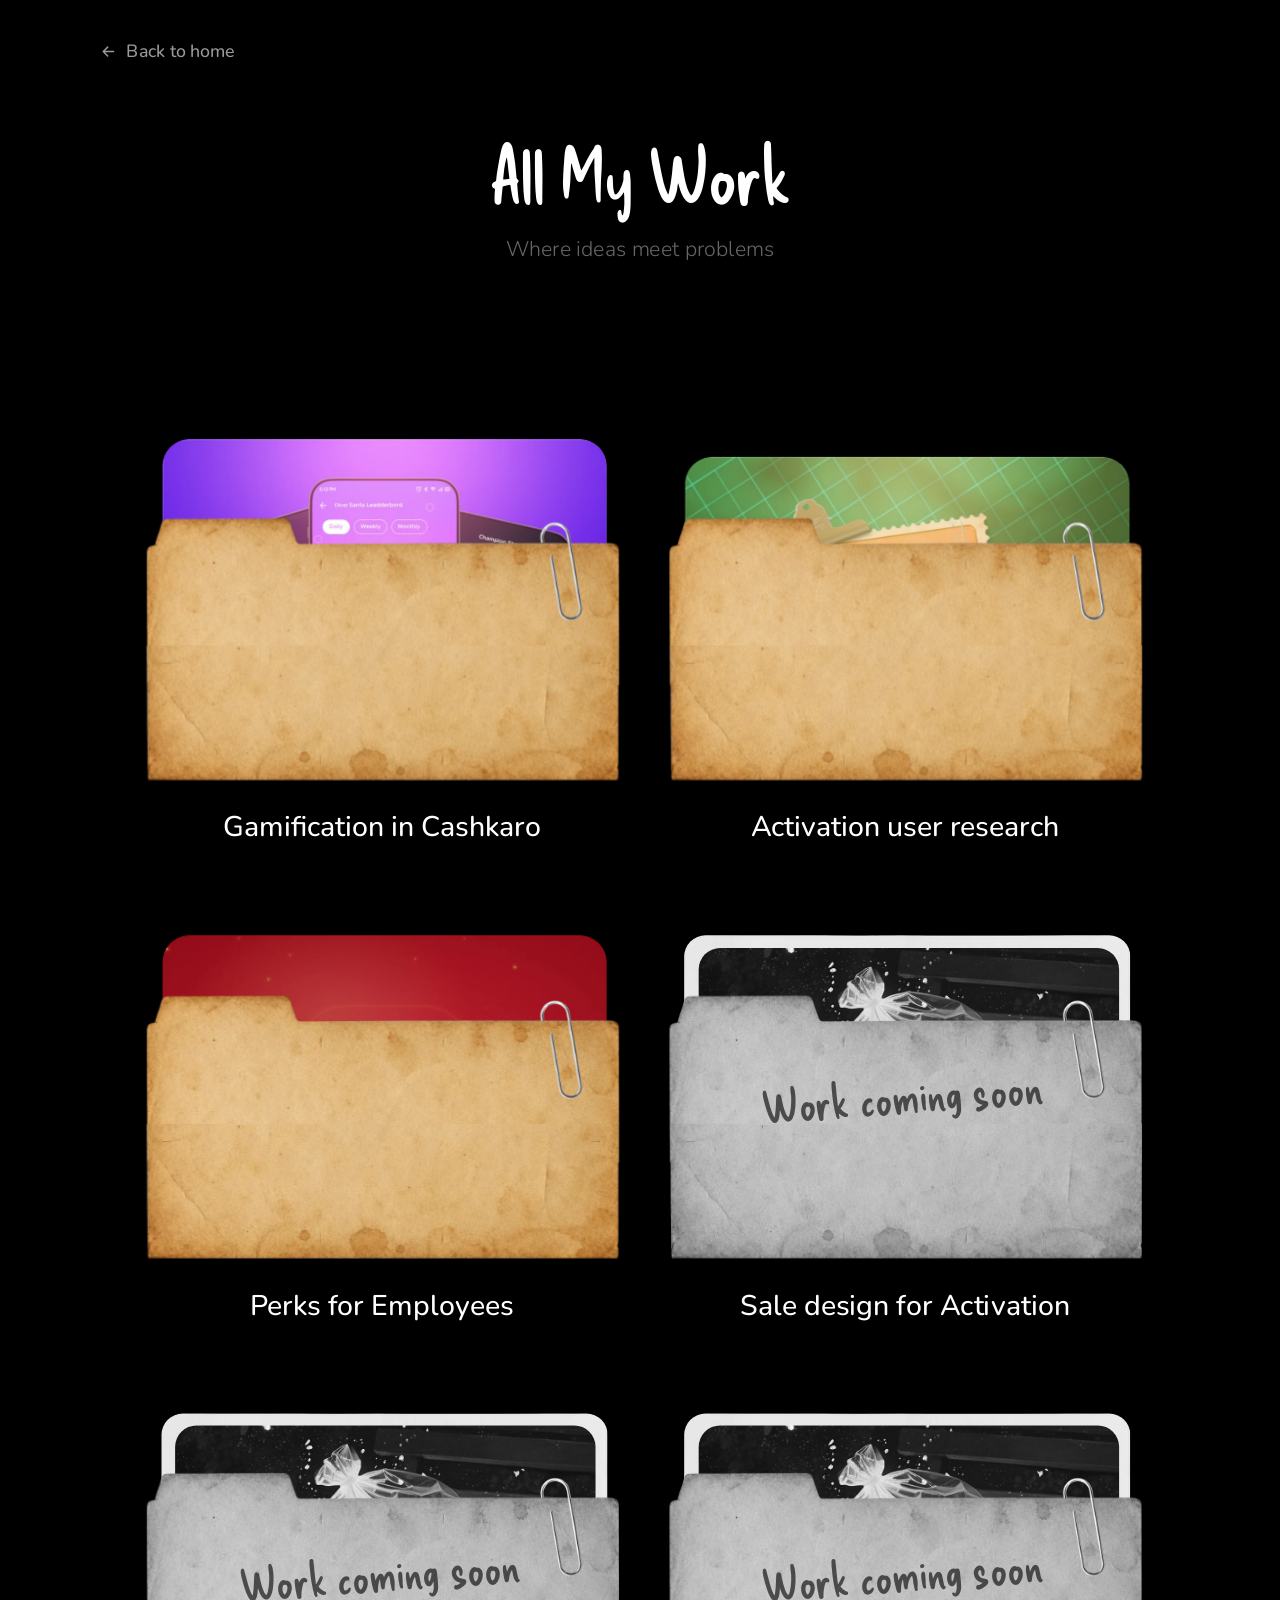
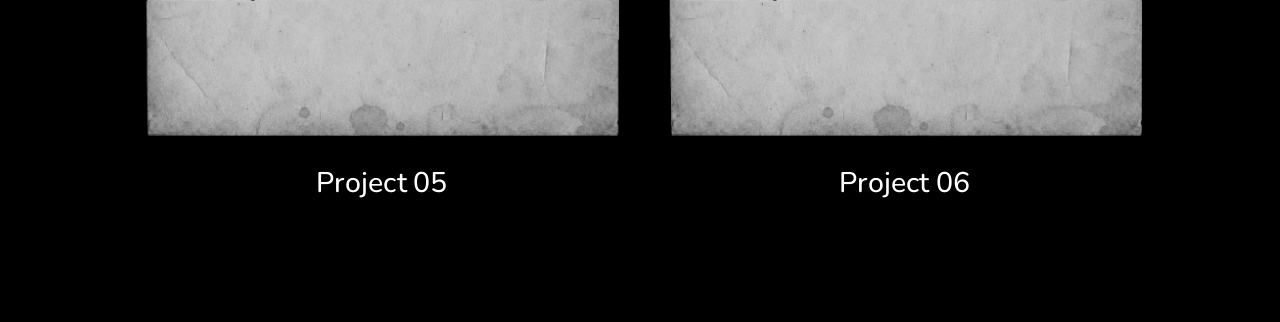
<file: work.html>
<!doctype html>
<html lang="en">
<head>
  <meta charset="utf-8">
  <meta name="viewport" content="width=device-width, initial-scale=1">
  <title>All Work — Aditi Katiyar</title>
  <meta name="description" content="All selected work by Aditi Katiyar, Senior Product Designer.">
  <link rel="icon" href="favicon.ico" sizes="48x48">
  <link rel="icon" type="image/png" sizes="32x32" href="favicon-32.png">
  <link rel="icon" type="image/png" sizes="192x192" href="icon-192.png">
  <link rel="apple-touch-icon" href="apple-touch-icon.png">
  <meta name="theme-color" content="#000000">
  <link rel="preconnect" href="https://fonts.googleapis.com">
  <link rel="preconnect" href="https://fonts.gstatic.com" crossorigin>
  <link href="https://fonts.googleapis.com/css2?family=Delicious+Handrawn&family=Nunito:wght@300;400;500;600;700&display=swap" rel="stylesheet">
  <link rel="stylesheet" href="styles.css?v=24">
</head>
<body class="work-page" style="--page-h:2162px">
<div class="viewport" id="viewport">
<main class="stage" id="stage">

  <a class="abs back-home" href="index.html#work">
    <svg viewBox="0 0 24 24" aria-hidden="true"><path d="M19 12H5M11 6l-6 6 6 6" fill="none" stroke="currentColor" stroke-width="2" stroke-linecap="round" stroke-linejoin="round"/></svg>
    <span>Back to home</span>
  </a>

  <!-- ================= All work ================= -->
  <div class="abs heading" id="work" style="left:464px;top:150px;width:512px">
    <h1 class="type-in" style="font:400 88px/1 var(--hand);letter-spacing:-1.76px">All My Work</h1>
    <p class="type-in">Where ideas meet problems</p>
  </div>

  <a class="abs work-card" href="https://ck-gamification.vercel.app/" target="_blank" rel="noopener" style="left:112.55px;top:229.0px;width:628.501px;height:718.27px">
    <div class="box on-hover" style="left:0;top:0;width:628.501px;height:638.126px">
      <div style="width:628.501px;height:638.126px;transform:scaleY(-1)">
        <div class="abs" style="inset:-15.67% -15.91% -0.68% -15.91%"><img class="glow-img" src="assets/work-glow-purple.svg" alt=""></div>
      </div>
    </div>
    <div class="lift">
      <!-- White sheet behind the photo; tilts with it on hover -->
      <div class="box sheet-tilt" style="left:69.17px;top:286.04px;width:501.558px;height:298.93px">
        <div class="back-sheet" style="transform:rotate(-90deg)"><div class="clip"><img src="assets/work-back.webp" alt=""></div></div>
      </div>
      <!-- Photo, folder, paper clip and wax seal -->
      <!-- Hover target: only the part of the artwork peeking out above the folder -->
      <span class="art-hit" aria-hidden="true"></span>
      <div class="box" style="left:75.42px;top:252.32px;width:491.9px;height:322.28px">
        <div class="photo-card tilt work1-art"><img src="assets/work1-gamification.webp?v=4" alt=""></div>
      </div>
      <div class="box" style="left:36.18px;top:334.97px;width:562.94px;height:206.207px">
        <div class="folder-top"><div class="clip"><img src="assets/work-folder.webp" alt=""></div></div>
      </div>
      <div class="box" style="left:34.92px;top:497.29px;width:564.202px;height:168.439px">
        <div class="folder-bottom"><div class="clip"><img src="assets/work-folder.webp" alt=""></div></div>
      </div>
      <div class="abs" style="left:437.08px;top:324.17px;width:163.301px;height:163.301px"><img class="fill" src="assets/work-clip.webp" alt=""></div>
      <div class="box on-hover seal" style="left:114.06px;top:481.9px;width:134.069px;height:131.843px">
        <div class="seal-img"><div class="clip"><img src="assets/seal.webp" alt=""></div></div>
      </div>
      <div class="box on-hover seal" style="left:152.75px;top:521.64px;width:60.21px;height:49.543px">
        <div class="seal-text"><span>click to</span><span>open</span></div>
      </div>
    </div>
    <!-- Hover backdrop: dims and blurs the page behind the pulled-out artwork, with its own glows (Figma 1402:96641 / 1403:98229) -->
    <div class="abs work-dim" aria-hidden="true">
      <img class="work-dim-glow screen" src="assets/work-dim-pink.webp" alt="" decoding="async" style="left:770.84px;top:960.9px;width:2211.67px;height:2211.67px">
      <img class="work-dim-glow" src="assets/work-dim-black.webp" alt="" decoding="async" style="left:1323.43px;top:941.02px;width:2211.67px;height:2211.67px">
      <div class="work-fireflies" style="left:1487.45px;top:1450px;width:1440px;height:1020px"></div>
    </div>
    <h3 class="abs work-title center-x" style="left:317.02px;top:686.27px">Gamification in Cashkaro</h3>
  </a>
  <a class="abs work-card" href="https://cashkaro-user-study.vercel.app/" target="_blank" rel="noopener" style="left:700.89px;top:229.0px;width:628.501px;height:718.27px">
    <div class="box on-hover" style="left:0;top:0;width:628.501px;height:638.126px">
      <div style="width:628.501px;height:638.126px;transform:scaleY(-1)">
        <div class="abs" style="inset:-15.67% -15.91% -0.68% -15.91%"><img class="glow-img" src="assets/work-glow-green.svg" alt=""></div>
      </div>
    </div>
    <div class="lift">
      <!-- White sheet behind the photo; tilts with it on hover -->
      <div class="box sheet-tilt" style="left:69.17px;top:286.04px;width:501.558px;height:298.93px">
        <div class="back-sheet" style="transform:rotate(-90deg)"><div class="clip"><img src="assets/work-back.webp" alt=""></div></div>
      </div>
      <!-- Photo, folder, paper clip and wax seal -->
      <!-- Hover target: only the part of the artwork peeking out above the folder -->
      <span class="art-hit" aria-hidden="true"></span>
      <div class="box" style="left:75.42px;top:252.32px;width:491.9px;height:322.28px">
        <div class="photo-card tilt work2-art"><img src="assets/work2-research.webp?v=4" alt=""></div>
      </div>
      <div class="box" style="left:36.18px;top:334.97px;width:562.94px;height:206.207px">
        <div class="folder-top"><div class="clip"><img src="assets/work-folder.webp" alt=""></div></div>
      </div>
      <div class="box" style="left:34.92px;top:497.29px;width:564.202px;height:168.439px">
        <div class="folder-bottom"><div class="clip"><img src="assets/work-folder.webp" alt=""></div></div>
      </div>
      <div class="abs" style="left:437.08px;top:324.17px;width:163.301px;height:163.301px"><img class="fill" src="assets/work-clip.webp" alt=""></div>
      <div class="box on-hover seal" style="left:114.06px;top:481.9px;width:134.069px;height:131.843px">
        <div class="seal-img"><div class="clip"><img src="assets/seal.webp" alt=""></div></div>
      </div>
      <div class="box on-hover seal" style="left:152.75px;top:521.64px;width:60.21px;height:49.543px">
        <div class="seal-text"><span>click to</span><span>open</span></div>
      </div>
    </div>
    <!-- Hover backdrop: dims and blurs the page behind the pulled-out artwork, with its own glows (Figma 1402:96641 / 1403:98229) -->
    <div class="abs work-dim" aria-hidden="true">
      <img class="work-dim-glow" src="assets/work-dim-black.webp" alt="" decoding="async" style="left:201.4px;top:960.9px;width:2211.67px;height:2211.67px">
      <img class="work-dim-glow" src="assets/work-dim-green.webp" alt="" decoding="async" style="left:844.46px;top:1061.24px;width:2169.39px;height:2169.39px">
      <div class="work-fireflies" style="left:899.11px;top:1450px;width:1440px;height:1020px"></div>
    </div>
    <h3 class="abs work-title center-x" style="left:317.02px;top:686.27px">Activation user research</h3>
  </a>
  <a class="abs work-card" href="perks/" style="left:112.55px;top:766.4px;width:628.501px;height:718.27px">
    <div class="box on-hover" style="left:0;top:0;width:628.501px;height:638.126px">
      <div style="width:628.501px;height:638.126px;transform:scaleY(-1)">
        <div class="abs" style="inset:-15.67% -15.91% -0.68% -15.91%"><img class="glow-img" src="assets/work-glow-red.svg" alt=""></div>
      </div>
    </div>
    <div class="lift">
      <!-- White sheet behind the photo; tilts with it on hover -->
      <div class="box sheet-tilt" style="left:69.17px;top:286.04px;width:501.558px;height:298.93px">
        <div class="back-sheet" style="transform:rotate(-90deg)"><div class="clip"><img src="assets/work-back.webp" alt=""></div></div>
      </div>
      <!-- Photo, folder, paper clip and wax seal -->
      <!-- Hover target: only the part of the artwork peeking out above the folder -->
      <span class="art-hit" aria-hidden="true"></span>
      <div class="box" style="left:75.42px;top:252.32px;width:491.9px;height:322.28px">
        <div class="photo-card tilt work3-art"><img src="assets/work3-perks.webp?v=1" alt="Perks: tap and hold to ignite your invite"></div>
      </div>
      <div class="box" style="left:36.18px;top:334.97px;width:562.94px;height:206.207px">
        <div class="folder-top"><div class="clip"><img src="assets/work-folder.webp" alt=""></div></div>
      </div>
      <div class="box" style="left:34.92px;top:497.29px;width:564.202px;height:168.439px">
        <div class="folder-bottom"><div class="clip"><img src="assets/work-folder.webp" alt=""></div></div>
      </div>
      <div class="abs" style="left:437.08px;top:324.17px;width:163.301px;height:163.301px"><img class="fill" src="assets/work-clip.webp" alt=""></div>
      <div class="box on-hover seal" style="left:114.06px;top:481.9px;width:134.069px;height:131.843px">
        <div class="seal-img"><div class="clip"><img src="assets/seal.webp" alt=""></div></div>
      </div>
      <div class="box on-hover seal" style="left:152.75px;top:521.64px;width:60.21px;height:49.543px">
        <div class="seal-text"><span>click to</span><span>open</span></div>
      </div>
    </div>
    <!-- Hover backdrop: dims and blurs the page behind the pulled-out artwork, with its own glows (Figma 1402:96641 / 1403:98229) -->
    <div class="abs work-dim" aria-hidden="true">
      <img class="work-dim-glow screen" src="assets/work-dim-red.webp" alt="" decoding="async" style="left:770.84px;top:960.9px;width:2211.67px;height:2211.67px">
      <img class="work-dim-glow" src="assets/work-dim-black.webp" alt="" decoding="async" style="left:1323.43px;top:941.02px;width:2211.67px;height:2211.67px">
      <div class="work-fireflies" style="left:1487.45px;top:1450px;width:1440px;height:1020px"></div>
    </div>
    <h3 class="abs work-title center-x" style="left:317.02px;top:686.27px">Perks for Employees</h3>
  </a>
  <a class="abs work-card soon" href="#" tabindex="-1" aria-disabled="true" style="left:700.89px;top:766.4px;width:628.501px;height:718.27px">
    <div class="box on-hover" style="left:0;top:0;width:628.501px;height:638.126px">
      <div style="width:628.501px;height:638.126px;transform:scaleY(-1)">
        <div class="abs" style="inset:-15.67% -15.91% -0.68% -15.91%"><img class="glow-img" src="assets/work-glow.svg" alt=""></div>
      </div>
    </div>
    <div class="lift">
      <!-- White sheet behind the photo; tilts with it on hover -->
      <div class="box sheet-tilt" style="left:69.17px;top:286.04px;width:501.558px;height:298.93px">
        <div class="back-sheet" style="transform:rotate(-90deg)"><div class="clip"><img src="assets/work-back.webp" alt=""></div></div>
      </div>
      <!-- Photo, folder, paper clip and wax seal -->
      <div class="box" style="left:75.42px;top:252.32px;width:491.9px;height:322.28px">
        <div class="photo-card tilt"><img src="assets/work-photo.webp" alt=""></div>
      </div>
      <div class="box" style="left:36.18px;top:334.97px;width:562.94px;height:206.207px">
        <div class="folder-top"><div class="clip"><img src="assets/work-folder.webp" alt=""></div></div>
      </div>
      <div class="box" style="left:34.92px;top:497.29px;width:564.202px;height:168.439px">
        <div class="folder-bottom"><div class="clip"><img src="assets/work-folder.webp" alt=""></div></div>
      </div>
      <div class="abs" style="left:437.08px;top:324.17px;width:163.301px;height:163.301px"><img class="fill" src="assets/work-clip.webp" alt=""></div>
      <p class="abs soon-label">Work coming soon</p>
    </div>
    <h3 class="abs work-title center-x" style="left:317.02px;top:686.27px">Sale design for Activation</h3>
  </a>
  <a class="abs work-card soon" href="#" tabindex="-1" aria-disabled="true" style="left:112.55px;top:1303.8px;width:628.501px;height:718.27px">
    <div class="box on-hover" style="left:0;top:0;width:628.501px;height:638.126px">
      <div style="width:628.501px;height:638.126px;transform:scaleY(-1)">
        <div class="abs" style="inset:-15.67% -15.91% -0.68% -15.91%"><img class="glow-img" src="assets/work-glow.svg" alt=""></div>
      </div>
    </div>
    <div class="lift">
      <!-- White sheet behind the photo; tilts with it on hover -->
      <div class="box sheet-tilt" style="left:69.17px;top:286.04px;width:501.558px;height:298.93px">
        <div class="back-sheet" style="transform:rotate(-90deg)"><div class="clip"><img src="assets/work-back.webp" alt=""></div></div>
      </div>
      <!-- Photo, folder, paper clip and wax seal -->
      <div class="box" style="left:75.42px;top:252.32px;width:491.9px;height:322.28px">
        <div class="photo-card tilt"><img src="assets/work-photo.webp" alt=""></div>
      </div>
      <div class="box" style="left:36.18px;top:334.97px;width:562.94px;height:206.207px">
        <div class="folder-top"><div class="clip"><img src="assets/work-folder.webp" alt=""></div></div>
      </div>
      <div class="box" style="left:34.92px;top:497.29px;width:564.202px;height:168.439px">
        <div class="folder-bottom"><div class="clip"><img src="assets/work-folder.webp" alt=""></div></div>
      </div>
      <div class="abs" style="left:437.08px;top:324.17px;width:163.301px;height:163.301px"><img class="fill" src="assets/work-clip.webp" alt=""></div>
      <p class="abs soon-label">Work coming soon</p>
    </div>
    <h3 class="abs work-title center-x" style="left:317.02px;top:686.27px">Project 05</h3>
  </a>
  <a class="abs work-card soon" href="#" tabindex="-1" aria-disabled="true" style="left:700.89px;top:1303.8px;width:628.501px;height:718.27px">
    <div class="box on-hover" style="left:0;top:0;width:628.501px;height:638.126px">
      <div style="width:628.501px;height:638.126px;transform:scaleY(-1)">
        <div class="abs" style="inset:-15.67% -15.91% -0.68% -15.91%"><img class="glow-img" src="assets/work-glow.svg" alt=""></div>
      </div>
    </div>
    <div class="lift">
      <!-- White sheet behind the photo; tilts with it on hover -->
      <div class="box sheet-tilt" style="left:69.17px;top:286.04px;width:501.558px;height:298.93px">
        <div class="back-sheet" style="transform:rotate(-90deg)"><div class="clip"><img src="assets/work-back.webp" alt=""></div></div>
      </div>
      <!-- Photo, folder, paper clip and wax seal -->
      <div class="box" style="left:75.42px;top:252.32px;width:491.9px;height:322.28px">
        <div class="photo-card tilt"><img src="assets/work-photo.webp" alt=""></div>
      </div>
      <div class="box" style="left:36.18px;top:334.97px;width:562.94px;height:206.207px">
        <div class="folder-top"><div class="clip"><img src="assets/work-folder.webp" alt=""></div></div>
      </div>
      <div class="box" style="left:34.92px;top:497.29px;width:564.202px;height:168.439px">
        <div class="folder-bottom"><div class="clip"><img src="assets/work-folder.webp" alt=""></div></div>
      </div>
      <div class="abs" style="left:437.08px;top:324.17px;width:163.301px;height:163.301px"><img class="fill" src="assets/work-clip.webp" alt=""></div>
      <p class="abs soon-label">Work coming soon</p>
    </div>
    <h3 class="abs work-title center-x" style="left:317.02px;top:686.27px">Project 06</h3>
  </a>

</main>
</div>
<script src="assets/vendor/lenis.min.js"></script>
<script src="work.js?v=2"></script>
</body>
</html>
</file>
<file: styles.css>
*,
*::before,
*::after { box-sizing: border-box; margin: 0; padding: 0; }

:root {
  --hand: "Delicious Handrawn", cursive;
  --round: "SF Pro Rounded", ui-rounded, "Nunito", system-ui, sans-serif;
  --pink: #ff4b9c;
  --ink: #040a14;
  --accent: #da4a00;
  --scale: 1;
}

html, body { background: #000; color: #fff; }
body { overflow-x: hidden; -webkit-font-smoothing: antialiased; font-feature-settings: "dlig" 1; }
img { display: block; max-width: none; }
a { color: inherit; text-decoration: none; }

/* Lenis smooth scrolling (script.js) takes over wheel scrolling; native smooth-scroll would fight it. */
html.lenis, html.lenis body { height: auto; }
.lenis.lenis-smooth { scroll-behavior: auto !important; }

/* The design is a fixed 1440px canvas; it is scaled to the viewport width. */
.viewport { position: relative; width: 100%; height: calc(11480px * var(--scale)); overflow: hidden; }
.stage {
  position: absolute; top: 0; left: 0;
  width: 1440px; height: 11400px;
  transform: scale(var(--scale)); transform-origin: 0 0;
  overflow: hidden; background: #000;
}

/* Rotated elements: outer box = Figma bounding box, inner = the real element. */
.abs { position: absolute; }
.box { position: absolute; display: flex; align-items: center; justify-content: center; }
.box > * { flex: none; position: relative; }
.fill { position: absolute; inset: 0; width: 100%; height: 100%; object-fit: cover; pointer-events: none; }
.clip { position: absolute; inset: 0; overflow: hidden; pointer-events: none; }
.clip > img { position: absolute; }
.center-x { left: 50%; transform: translateX(-50%); }

/* ---------- Hero ---------- */
.hero { position: absolute; left: 0; top: 0; width: 1440px; height: 835px; overflow: hidden; background: #000; }
/* Black blur that hides the seam between the hero image and the next section. */
.fade-bottom { left: -2px; right: -2px; bottom: -2px; height: 180px; background: linear-gradient(to bottom, rgba(0,0,0,0), rgba(0,0,0,.65) 55%, #000); }
/* On load the backdrop fades up from black, easing out of a soft blur and slight zoom. */
.hero-bg { animation: hero-bg-in 2.2s cubic-bezier(.22, 1, .36, 1) backwards; }
@keyframes hero-bg-in {
  from { opacity: 0; scale: 1.08; filter: blur(12px); }
  to   { opacity: 1; scale: 1; filter: blur(0); }
}
.glow-img { position: absolute; display: block; width: 100%; height: 100%; }

.hi-pill {
  transform: rotate(-6.28deg);
  display: flex; align-items: center; justify-content: center;
  padding: 24px 44px; border-radius: 12px;
  background: var(--pink); border: 2px solid rgba(255,255,255,0.32);
  font: 36px/1 var(--hand); color: #fff; white-space: nowrap;
}
/* Hero stickers: the "Hi, I am" pill and the CashKaro badge pop onto the page like stickers being pressed on. */
.js .hi-pill { animation: sticker-in .9s cubic-bezier(.34, 1.56, .64, 1) .05s both; }
.js .role-badge { animation: sticker-in .9s cubic-bezier(.34, 1.56, .64, 1) 1.25s both; }
@keyframes sticker-in {
  0%   { opacity: 0; scale: .55; rotate: -8deg; filter: blur(4px); }
  60%  { opacity: 1; filter: blur(0); }
  100% { opacity: 1; scale: 1; rotate: 0deg; filter: none; }
}
@media (prefers-reduced-motion: reduce) {
  .js .hi-pill, .js .role-badge { animation: none; }
}
.hero-name { left: 117.27px; top: 366.09px; font: 700 100px/1 var(--round); letter-spacing: 1px; white-space: nowrap; }

.role { left: 434.43px; top: 303.23px; display: flex; align-items: center; }
.role-chip {
  margin-right: -20px; padding: 10.825px 24px 10.825px 18px;
  border-radius: 8.119px 0 0 8.119px;
  background: linear-gradient(to left, rgba(255,255,255,0.07) 7.63%, rgba(255,255,255,0.33));
  font: 600 14px/1 var(--round); letter-spacing: 0.14px; white-space: nowrap;
}
.role-badge { position: relative; width: 57.839px; height: 59.326px; flex: none; }
.role-badge .star { position: absolute; inset: 9.67% 9.42%; width: auto; height: auto; }
.role-badge .star img { width: 100%; height: 100%; }
.role-badge .logo { left: 13.64px; top: 14.73px; width: 29.797px; height: 29.797px; }
.role-badge .logo > div { width: 24.938px; height: 24.938px; transform: rotate(-12.66deg); }

.stamp { display: block; cursor: pointer; z-index: 1; transition: transform .35s ease; }
.stamp:hover, .stamp:focus-visible { transform: rotate(var(--straighten, 0deg)) scale(1.04); z-index: 3; }
/* Each image has its tilt baked in; hovering rotates it back to straight. */
.stamp:nth-of-type(1) { --straighten: 7.55deg; }
.stamp:nth-of-type(2) { --straighten: 5.3deg; }
.stamp:nth-of-type(3) { --straighten: -8.29deg; }
.stamp:hover > img, .stamp:focus-visible > img { --sway: 0; }

/* On load the stickers rise in from below, left to right. Uses `translate` so it never fights the hover `transform`. */
.stamp { animation: stamp-rise 1.4s cubic-bezier(.22, 1, .36, 1) backwards; }
.stamp[aria-label^="Resume"]      { animation-delay: .5s; }
.stamp[aria-label="Work"]         { animation-delay: .68s; }
.stamp[aria-label="Fun with A.I"] { animation-delay: .86s; }
@keyframes stamp-rise {
  from { translate: 0 180px; opacity: 0; }
  to   { translate: 0 0; opacity: 1; }
}

/* Darkens and blurs everything behind the hovered sticker. */
.hero-dim {
  inset: 0; z-index: 2; pointer-events: none; opacity: 0;
  background: rgba(0, 0, 0, 0.7);
  -webkit-backdrop-filter: blur(8px); backdrop-filter: blur(8px);
  transition: opacity .35s ease;
}
.hero:has(.stamp:hover) .hero-dim,
.hero:has(.stamp:focus-visible) .hero-dim { opacity: 1; }

/* Dim, softly glowing fireflies that wander behind the hovered sticker. */
.fireflies { inset: 0; z-index: 2; pointer-events: none; opacity: 0; transition: opacity .6s ease; }
.hero:has(.stamp:hover) .fireflies,
.hero:has(.stamp:focus-visible) .fireflies { opacity: 1; }
.firefly {
  position: absolute; width: var(--size); height: var(--size); border-radius: 50%;
  background-color: var(--ff-core);
  box-shadow: 0 0 6px 2px var(--ff-glow), 0 0 16px 6px var(--ff-halo);
  transition: background-color .5s ease, box-shadow .5s ease;
  animation: firefly-drift var(--drift) ease-in-out infinite alternate, firefly-glow var(--pulse) ease-in-out infinite;
  animation-delay: var(--delay), var(--delay);
  animation-play-state: paused;
}
/* Firefly colour follows the hovered sticker: warm gold (Resume), blue (Fun with A.I), pink (Work). */
.fireflies { --ff-core: #ffe7a0; --ff-glow: rgba(255, 214, 107, .35); --ff-halo: rgba(255, 190, 60, .12); }
.hero:has(.stamp[aria-label="Fun with A.I"]:is(:hover, :focus-visible)) .fireflies {
  --ff-core: #c4dcff; --ff-glow: rgba(110, 165, 255, .4); --ff-halo: rgba(70, 130, 255, .14);
}
.hero:has(.stamp[aria-label="Work"]:is(:hover, :focus-visible)) .fireflies {
  --ff-core: #ffc6e4; --ff-glow: rgba(255, 110, 190, .4); --ff-halo: rgba(240, 70, 160, .14);
}
/* Lamp fireflies: always gold and always drifting. */
.lamp-fireflies { pointer-events: none; --ff-core: #ffe7a0; --ff-glow: rgba(255, 214, 107, .35); --ff-halo: rgba(255, 190, 60, .12); }
.lamp-fireflies .firefly { animation-play-state: running; }
.hero:has(.stamp:hover) .firefly,
.hero:has(.stamp:focus-visible) .firefly { animation-play-state: running; }
@keyframes firefly-drift {
  0%   { transform: translate(0, 0); }
  33%  { transform: translate(calc(var(--dx) * .6), calc(var(--dy) * -.4)); }
  66%  { transform: translate(calc(var(--dx) * -.3), calc(var(--dy) * .7)); }
  100% { transform: translate(var(--dx), var(--dy)); }
}
@keyframes firefly-glow {
  0%, 100% { opacity: .08; }
  45%      { opacity: .55; }
  60%      { opacity: .3; }
}

/* Slow, gentle float — each sticker drifts on its own rhythm. */
.stamp > img { --sway: 1; animation: float 7s ease-in-out infinite; will-change: transform; }
.stamp:nth-of-type(1) > img { animation-duration: 7s;   animation-delay: 0s; }
.stamp:nth-of-type(2) > img { animation-duration: 8.5s; animation-delay: -3s; }
.stamp:nth-of-type(3) > img { animation-duration: 7.8s; animation-delay: -5.5s; }
@keyframes float {
  0%, 100% { transform: translate(0, 0) rotate(0deg); }
  25%      { transform: translate(2px, -7px) rotate(calc(var(--sway) * 0.6deg)); }
  50%      { transform: translate(0, -12px) rotate(0deg); }
  75%      { transform: translate(-2px, -6px) rotate(calc(var(--sway) * -0.6deg)); }
}
@media (prefers-reduced-motion: reduce) {
  .stamp > img, .stamp, .hero-bg { animation: none; }
  .firefly { animation: firefly-glow var(--pulse) ease-in-out infinite; }
}

/* ---------- About ---------- */
.about { position: absolute; left: 0; top: 1163px; width: 1440px; height: 1132px; overflow: hidden; background: #000; }
.desk { top: 0; width: 1461.512px; height: 1116.371px; }
.desk .clip > img { left: 0; top: -29.91%; width: 100%; height: 182.82%; }
.desk .shade {
  position: absolute; inset: 0; background-size: 100% 100%;
  background-image: url("data:image/svg+xml;utf8,<svg viewBox='0 0 1461.5 1116.4' xmlns='http://www.w3.org/2000/svg' preserveAspectRatio='none'><rect x='0' y='0' height='100%' width='100%' fill='url(%23grad)' opacity='0.8799999952316284'/><defs><radialGradient id='grad' gradientUnits='userSpaceOnUse' cx='0' cy='0' r='10' gradientTransform='matrix(0.0000095936 59.71 -78.17 0.0000053768 730.76 376.49)'><stop stop-color='rgba(0,0,0,0)' offset='0'/><stop stop-color='rgba(0,0,0,1)' offset='1'/></radialGradient></defs></svg>");
}
.lamp { top: 0; width: 512.625px; height: 420.078px; }
.lamp .clip > img { left: -86.85%; top: -56.97%; width: 273.7%; height: 466.43%; }
.lamp-masked {
  left: calc(50% + 0.86px); top: 1.49px; transform: translateX(-50%);
  -webkit-mask: url("data:image/svg+xml,%3Csvg xmlns='http://www.w3.org/2000/svg' width='351.039' height='317.863' viewBox='0 0 351.039 317.863'%3E%3Cellipse cx='175.52' cy='158.932' rx='175.52' ry='158.932' fill='%23D9D9D9'/%3E%3C/svg%3E") 80.27px -80.887px / 351.039px 317.863px no-repeat;
  mask: url("data:image/svg+xml,%3Csvg xmlns='http://www.w3.org/2000/svg' width='351.039' height='317.863' viewBox='0 0 351.039 317.863'%3E%3Cellipse cx='175.52' cy='158.932' rx='175.52' ry='158.932' fill='%23D9D9D9'/%3E%3C/svg%3E") 80.27px -80.887px / 351.039px 317.863px no-repeat;
}
.fade-top-lg { left: 0; top: 0; width: 1440px; height: 193.098px; background: linear-gradient(to bottom, #000, rgba(0,0,0,0)); }
.fade-side { top: 0; width: 297.459px; height: 1440px; }
.fade-side.l { left: 0; background: linear-gradient(to right, #000, rgba(0,0,0,0)); }
.fade-side.r { right: -96.3px; background: linear-gradient(to left, #000, rgba(0,0,0,0)); }
.tool { cursor: default; }
.tool img { width: 100%; height: 100%; }
.round { border-radius: 999px; }
.about-title { font: 88px/1 var(--hand); letter-spacing: -1.76px; color: #000; white-space: nowrap; transform: rotate(-9deg); }
.about-title .ch:nth-child(4) { margin-left: 8px; } /* open up the touching "u" and "t" */
#lab h2 .ch:nth-child(10) { margin-left: 4px; } /* open up the touching "i" and "t" */
.about-body { width: 495.065px; font: 24px/2 var(--hand); color: #000; transform: rotate(-9deg); }
.about-body em { font-style: normal; color: var(--accent); }

/* Scroll reveal: once the About scene is in view its parts arrive in sequence (delay set per element via --d).
   Uses the individual `translate`/`scale` properties so existing transforms (centering, rotation) are untouched. */
.js .about .rv {
  opacity: 0;
  transition: opacity .9s ease, translate 1s cubic-bezier(.2,.7,.2,1), scale .7s cubic-bezier(.3,1.5,.5,1);
  transition-delay: var(--d, 0s);
}
.js .about .rv-drop  { translate: 0 -80px; }
.js .about .rv-up    { translate: 0 90px; }
.js .about .rv-left  { translate: -90px 0; }
.js .about .rv-right { translate: 90px 0; }
.js .about .rv-pop   { scale: .4; }
.js .about.in-view .rv { opacity: 1; translate: none; scale: none; }
/* Paper hover: the note and its text tilt and zoom together around the paper's centre
   (--ox/--oy on each part point at that shared centre). */
.about .lamp, .about .lamp-light, .about .fade-top-lg, .about .fade-side { pointer-events: none; }
.paper-part { transform-origin: var(--ox) var(--oy); transition: transform .5s cubic-bezier(.2,.7,.2,1); }
.js .about .rv.paper-part {
  transition: opacity .9s ease, translate 1s cubic-bezier(.2,.7,.2,1), scale .7s cubic-bezier(.3,1.5,.5,1), transform .5s cubic-bezier(.2,.7,.2,1);
  transition-delay: var(--d, 0s), var(--d, 0s), var(--d, 0s), 0s;
}
.about:has(.paper-hit:hover) .paper-part { transform: rotate(-2deg) scale(1.05); }

/* Note under the pocket watch. */
.watch-note { pointer-events: none; }
.watch-note p { margin: 0; font: 26px/1 var(--hand); letter-spacing: 0.56px; color: #e7bb71; white-space: nowrap; }
/* Smooth typing: .type-in text is split into one span per letter by script.js; each letter glows
   softly out of a blur in turn. In the About scene it starts at --type-start once the scene is in view;
   elsewhere it replaces the magical appear and starts at that element's --appear-delay. */
.type-in .ch { display: inline-block; white-space: pre; }
.js .type-in .ch { opacity: 0; }
.js .about.in-view .type-in .ch,
.js .type-in.shown .ch { animation: var(--type-anim, type-in) var(--type-dur, .45s) var(--type-ease, ease-out) calc(var(--type-start, var(--appear-delay, 0s)) + var(--i) * var(--type-step, 55ms)) forwards; }
/* Hero name: slower, longer-overlapping letters with a gentler blur for a softer, very smooth type-in. */
.hero-name.type-in { --type-anim: type-in-soft; --type-dur: 1.3s; --type-step: 85ms; --type-ease: cubic-bezier(.22, .61, .36, 1); }
.hero-name.type-in .ch { will-change: opacity, filter, translate; }
@keyframes type-in-soft {
  0%   { opacity: 0; filter: blur(10px); translate: 0 10px; text-shadow: 0 0 18px rgba(255, 220, 160, .6); }
  50%  { opacity: .85; filter: blur(2px); translate: 0 2px; text-shadow: 0 0 12px rgba(255, 220, 160, .35); }
  100% { opacity: 1; filter: blur(0); translate: 0 0; text-shadow: 0 0 0 rgba(255, 220, 160, 0); }
}
.appear.type-in, .appear.type-in.shown { opacity: 1; animation: none; }
@keyframes type-in {
  0%   { opacity: 0; filter: blur(4px); translate: 0 4px; text-shadow: 0 0 10px rgba(255, 200, 110, .9); }
  60%  { opacity: 1; filter: blur(0); text-shadow: 0 0 8px rgba(255, 200, 110, .5); }
  100% { opacity: 1; filter: none; translate: 0 0; text-shadow: none; }
}
@media (prefers-reduced-motion: reduce) {
  .js .type-in .ch, .js .about.in-view .type-in .ch, .js .type-in.shown .ch { opacity: 1; animation: none; }
}

/* Magic ink: the body text inks in all at once after the scene has settled. */
.js .about-body { opacity: 0; }
.js .about-body.typing { animation: ink 1.2s ease-out forwards; }
@keyframes ink {
  0%   { opacity: 0; filter: blur(6px); text-shadow: 0 0 14px rgba(255,190,90,.95); }
  45%  { opacity: 1; filter: blur(0);   text-shadow: 0 0 10px rgba(255,190,90,.7); }
  100% { opacity: 1; filter: none;      text-shadow: none; }
}
@media (prefers-reduced-motion: reduce) {
  .js .about-body.typing { animation: none; opacity: 1; }
  .js .about .rv { translate: none; scale: none; transition: opacity .01s; }
}

/* ---------- Experience history ---------- */
.experience { position: absolute; left: 0; top: 3934px; width: 1440px; height: 1712px; overflow: hidden; background: #000; }
.experience > * { pointer-events: none; }
.fade-top-lg.flip { transform: scaleY(-1); }
.exp-room { left: 0; top: 305.14px; width: 1440px; height: 1124.523px; }
.exp-room .clip > img { left: -27.75%; top: -10.87%; width: 149.39%; height: 127.53%; }
.exp-fade-side { top: 271.43px; width: 193.098px; height: 1440px; }
.exp-fade-side.l { left: 0; background: linear-gradient(to right, #000, rgba(0,0,0,0)); }
.exp-fade-side.r { right: 0; background: linear-gradient(to left, #000, rgba(0,0,0,0)); }
.exp-vignette {
  left: -162.97px; top: 72.33px; width: 1699.266px; height: 1546.406px; background-size: 100% 100%;
  background-image: url("data:image/svg+xml;utf8,<svg viewBox='0 0 1699.3 1546.4' xmlns='http://www.w3.org/2000/svg' preserveAspectRatio='none'><rect x='0' y='0' height='100%' width='100%' fill='url(%23grad)' opacity='1'/><defs><radialGradient id='grad' gradientUnits='userSpaceOnUse' cx='0' cy='0' r='10' gradientTransform='matrix(5.2025e-15 77.32 -84.963 4.7345e-15 849.63 773.2)'><stop stop-color='rgba(0,0,0,0)' offset='0'/><stop stop-color='rgba(0,0,0,1)' offset='1'/></radialGradient></defs></svg>");
}
/* Soft black falloff that hides the floor's bottom edge and sinks the foot of the map into darkness. */
.exp-fade-bottom {
  left: 0; top: 1150px; width: 1440px; height: 562px;
  background: linear-gradient(to bottom, rgba(0,0,0,0), rgba(0,0,0,.35) 25%, rgba(0,0,0,.8) 42%, #000 55%, #000);
}
.exp-fade-mid { left: 0; top: 241.28px; width: 1440px; height: 223.244px; background: linear-gradient(to bottom, #000, rgba(0,0,0,0)); }
/* Deeper top shade used at the last stop (the map has scrolled up under the heading). */
.exp-fade-deep { left: 0; top: 0; width: 1440px; height: 464.528px; opacity: 0; background: linear-gradient(to bottom, #000, rgba(0,0,0,0)); }
.exp-lantern { left: 12.91px; top: 108.33px; width: 632.623px; height: 665.211px; }
/* Shadow under the lantern base: a soft pool hugging the rim, plus a dark occlusion line where it meets the floor. */
.exp-lantern-shadow { left: 156px; top: 500px; width: 300px; height: 130px; }
.exp-lantern-shadow::before, .exp-lantern-shadow::after { content: ""; position: absolute; border-radius: 50%; }
.exp-lantern-shadow::before {
  inset: 0;
  background: radial-gradient(closest-side, rgba(0,0,0,.9), rgba(0,0,0,.7) 60%, rgba(0,0,0,0));
  filter: blur(8px);
}
.exp-lantern-shadow::after {
  left: 32px; top: 46px; width: 236px; height: 66px;
  background: rgba(0,0,0,.85);
  filter: blur(3px);
}
/* The flame burns low while the lantern drops in and reaches full glow once it lands on the floor (script.js sets --glow 0..1). */
.exp-lantern { --glow: 1; }
.exp-lantern-img { filter: brightness(calc(0.35 + 0.65 * var(--glow))) saturate(calc(0.6 + 0.4 * var(--glow))); }
.exp-lantern-halo {
  left: 103px; top: 131px; width: 400px; height: 400px; border-radius: 50%; pointer-events: none;
  background: radial-gradient(closest-side, rgba(255, 196, 92, .55), rgba(255, 150, 40, .22) 45%, rgba(255, 120, 20, 0));
  mix-blend-mode: screen; opacity: var(--glow);
}
/* Cashkaro island: lamplight pools over it, inked currents circle it and ripples spread across the water while stop 1 is on. */
.exp-island { left: 521px; top: 157px; width: 560px; height: 300px; pointer-events: none; opacity: 0; transition: opacity .8s ease; }
.exp-island.on { opacity: 1; }
.island-glow {
  position: absolute; inset: -6% 4%; border-radius: 50%; mix-blend-mode: screen;
  background: radial-gradient(closest-side, rgba(255, 220, 130, .75), rgba(255, 175, 60, .35) 55%, rgba(255, 150, 40, 0));
  animation: island-glow 2.6s ease-in-out infinite alternate paused;
}
.island-glow.hot { inset: 14% 22%; mix-blend-mode: overlay; background: radial-gradient(closest-side, rgba(255, 250, 220, .95), rgba(255, 220, 140, .5) 50%, rgba(255, 200, 100, 0)); animation-delay: -1.3s; }
.exp-island svg { position: absolute; inset: 0; width: 100%; height: 100%; overflow: visible; }
.exp-island ellipse { stroke: #2e1a05; transform-box: fill-box; transform-origin: center; animation-play-state: paused; }
/* Ripples: rings that leave the island's own water lines and spread out. */
.exp-island .ripple { stroke-width: 3.5; stroke-dasharray: 52 16 26 20 70 14; opacity: 0; animation: island-ripple 4s cubic-bezier(.25, .6, .4, 1) infinite paused; }
.exp-island .ripple:nth-child(2) { animation-delay: -1s; }
.exp-island .ripple:nth-child(3) { animation-delay: -2s; }
.exp-island .ripple:nth-child(4) { animation-delay: -3s; }
/* Currents: broken ink strokes that keep flowing around the shore. */
.exp-island .current { stroke-width: 3; stroke-dasharray: 34 22 12 26 48 30; opacity: .7; animation: island-current 6s linear infinite paused; }
.exp-island .current.rev { stroke-width: 2.4; opacity: .5; animation-direction: reverse; animation-duration: 8s; }
.exp-island.on .island-glow, .exp-island.on ellipse { animation-play-state: running; }
@keyframes island-glow { from { opacity: .6; transform: scale(.92); } to { opacity: 1; transform: scale(1.08); } }
@keyframes island-ripple {
  0% { transform: scale(1); opacity: 0; stroke-width: 4; }
  12% { opacity: .9; }
  100% { transform: scale(2); opacity: 0; stroke-width: 1.2; }
}
@keyframes island-current { to { stroke-dashoffset: -192; } }
@media (prefers-reduced-motion: reduce) { .island-glow, .exp-island ellipse { animation: none; } }
/* Lamplight glow on the paper (Figma Ellipse 22703), blended over the map only. */
.exp-map > .exp-map-glow { position: absolute; left: 322.36px; top: 238.13px; width: 670.44px; height: 485.919px; mix-blend-mode: overlay; }
.exp-map-glow > div { position: relative; width: 617.085px; height: 396.153px; transform: rotate(-8.8deg); }
.exp-map-glow img { position: absolute; left: -48.62%; top: -75.73%; width: 197.24%; height: 251.46%; }
.exp-heading { left: 549px; top: 168.55px; display: flex; flex-direction: column; align-items: flex-start; gap: 3.743px; white-space: nowrap; }
.exp-heading p { font: 400 26.4px/normal var(--round); color: rgba(255, 255, 255, 0.4); }
.exp-heading h2 { font: 400 106px/1 var(--hand); letter-spacing: -2.12px; }
/* Scroll-driven scene: script.js reveals the lantern, floor and map, then pins the section and zooms per step. */
.experience, .exp-room, .exp-map, .exp-lantern, .exp-vignette { will-change: transform, opacity; }
.exp-vignette { transform-origin: 0 0; }

/* Experience stop: a smoked-glass card with a warm hairline edge; the logo stamp is pinned on, overhanging the left. */
.exp-tag {
  display: flex; gap: 22px; align-items: center; padding: 22px 28px 22px 0; border-radius: 28px;
  background:
    radial-gradient(120% 140% at 0% 0%, rgba(231, 187, 113, .16), rgba(231, 187, 113, 0) 55%),
    linear-gradient(160deg, rgba(34, 24, 12, .82), rgba(10, 8, 5, .9));
  -webkit-backdrop-filter: blur(14px) saturate(1.3); backdrop-filter: blur(14px) saturate(1.3);
  box-shadow: inset 0 1px 0 rgba(255, 236, 200, .14), 0 30px 60px -20px rgba(0, 0, 0, .7), 0 10px 24px -8px rgba(60, 30, 0, .5);
  isolation: isolate; overflow: visible;
}
/* Gradient hairline border: bright amber at the top-left, fading out along the bottom-right. */
.exp-tag::before {
  content: ""; position: absolute; inset: 0; border-radius: inherit; padding: 1px; pointer-events: none;
  background: linear-gradient(135deg, rgba(247, 210, 145, .75), rgba(231, 187, 113, .15) 40%, rgba(255, 255, 255, .04) 70%, rgba(231, 187, 113, .3));
  -webkit-mask: linear-gradient(#000 0 0) content-box, linear-gradient(#000 0 0);
  -webkit-mask-composite: xor; mask-composite: exclude;
}
/* A single light sweep across the glass as the card arrives. */
.exp-tag::after {
  content: ""; position: absolute; inset: 0; border-radius: inherit; pointer-events: none; z-index: -1;
  background: linear-gradient(105deg, transparent 35%, rgba(255, 230, 180, .13) 50%, transparent 65%) no-repeat;
  background-size: 250% 100%; background-position: 130% 0;
}
.exp-tag.on::after { animation: tag-sheen 1.4s .25s cubic-bezier(.4, 0, .2, 1) both; }
@keyframes tag-sheen { to { background-position: -30% 0; } }
.tag-stamp {
  position: relative; flex: none; width: 121px; height: 109.594px; margin-left: -40px; rotate: -7deg;
  filter: drop-shadow(0 10px 14px rgba(0, 0, 0, .55));
}
.tag-stamp > .fill { object-fit: cover; }
/* Logo face sits centred on the stamp; it is drawn flipped like the Figma layer, so logos flip back. */
.stamp-face {
  position: absolute; left: 50%; top: 50%; translate: -50% -50%; transform: scaleY(-1);
  overflow: hidden; border-style: solid; border-color: rgba(255, 255, 255, 0.4);
}
.stamp-face > .box { position: absolute; }
.stamp-face .shine { left: 50%; transform: translateX(-50%); mix-blend-mode: hard-light; }
.stamp-face .shine > img { position: absolute; left: -94.23%; top: -94.23%; width: 288.46%; height: 288.46%; }
.tag-text {
  flex: 1 0 0; min-width: 1px; display: flex; align-items: center; justify-content: space-between; gap: 24px;
  white-space: nowrap; font-family: var(--round);
}
.tag-main { display: flex; flex-direction: column; }
.tag-eyebrow {
  display: flex; align-items: center; gap: 10px; margin-bottom: 8px;
  font-size: 12px; font-weight: 700; letter-spacing: .2em; text-transform: uppercase; color: rgba(231, 187, 113, .85);
}
.tag-eyebrow::before { content: ""; width: 18px; height: 1px; background: currentColor; }
.tag-main h3 {
  font-size: 38px; line-height: 1.05; letter-spacing: -.01em; font-weight: 700;
  background: linear-gradient(180deg, #fff 30%, #f3dcb4); -webkit-background-clip: text; background-clip: text; color: transparent;
}
.tag-main p { margin-top: 6px; font-size: 19px; font-weight: 500; line-height: 1.2; color: rgba(255, 245, 228, .68); }
.tag-meta { display: flex; flex-direction: column; align-items: flex-end; gap: 8px; }
.tag-chip {
  display: inline-flex; align-items: center; gap: 8px; padding: 8px 14px; border-radius: 999px;
  font-size: 14px; font-weight: 700; letter-spacing: .02em; color: #f5d59c;
  background: rgba(231, 187, 113, .1); box-shadow: inset 0 0 0 1px rgba(231, 187, 113, .32);
}
.tag-chip.ghost { background: none; font-weight: 500; color: rgba(255, 245, 228, .6); box-shadow: inset 0 0 0 1px rgba(255, 255, 255, .14); }
/* "Present" gets a live dot that breathes. */
.tag-chip.live i { position: relative; width: 8px; height: 8px; border-radius: 50%; background: #7ee2a0; box-shadow: 0 0 10px #7ee2a0; }
.tag-chip.live i::after { content: ""; position: absolute; inset: 0; border-radius: 50%; background: #7ee2a0; animation: live-ping 1.8s ease-out infinite; }
@keyframes live-ping { from { transform: scale(1); opacity: .7; } to { transform: scale(2.8); opacity: 0; } }
/* Pop in when its step is reached: the tag rises in, then the stamp springs onto it.
   Hidden tags are also made invisible so their backdrop blur isn't composited while the map moves. */
.exp-tag { opacity: 0; visibility: hidden; translate: 0 24px; scale: .96; transition: opacity .35s ease, translate .5s cubic-bezier(.2, .7, .2, 1), scale .5s cubic-bezier(.2, .7, .2, 1), visibility 0s .5s; }
.exp-tag .tag-stamp { scale: .4; rotate: 14deg; opacity: 0; transition: opacity .25s ease, scale .55s cubic-bezier(.3, 1.6, .5, 1), rotate .7s cubic-bezier(.3, 1.6, .5, 1); }
.exp-tag.on { opacity: 1; visibility: visible; translate: none; scale: none; transition-delay: 0s; }
.exp-tag.on .tag-stamp { scale: none; rotate: -7deg; opacity: 1; transition-delay: .12s; }

@media (prefers-reduced-motion: reduce) {
  .exp-tag, .exp-tag .tag-stamp { scale: none; translate: none; transition: opacity .01s; }
  .exp-tag .tag-stamp { rotate: -7deg; }
  .exp-tag.on::after, .tag-chip.live i::after { animation: none; }
}

/* ---------- Section headings ---------- */
.heading { display: flex; flex-direction: column; align-items: center; gap: 26px; text-align: center; white-space: nowrap; }
.heading h2 { font: 400 88px/1 var(--hand); letter-spacing: -1.76px; }
.heading p { font: 400 24px/normal var(--round); color: rgba(255, 255, 255, 0.4); }
.heading p span { font-weight: 300; }

/* ---------- Selected work ---------- */
.work-card { display: block; cursor: pointer; }
.work-card .lift { position: absolute; inset: 0; transition: transform .3s ease; }
.work-card:hover .lift { transform: translateY(-8px); }
/* Work cards rest as plain folders; hovering swaps in the glow, tilted photo and wax seal.
   The card box includes glow room that overlaps neighbouring rows, so only the folder and title take the pointer. */
.work-card { pointer-events: none; }
.work-card .lift > *, .work-card .work-title { pointer-events: auto; }
.work-card .on-hover,
.work-card .off-hover { transition: opacity .35s ease; }
.work-card .on-hover { opacity: 0; }
.work-card:is(:hover, :focus-visible) .on-hover { opacity: 1; }
.work-card:is(:hover, :focus-visible) .off-hover { opacity: 0; }
.work-card .tilt { transform: translateY(31.64px); transition: transform .45s cubic-bezier(.2,.7,.2,1); }
.work-card:is(:hover, :focus-visible) .tilt { transform: rotate(-4deg); }
.work-card .sheet-tilt { transition: transform .45s cubic-bezier(.2,.7,.2,1); }
.work-card:is(:hover, :focus-visible) .sheet-tilt { transform: translateY(-31.6px) rotate(-4deg); }
/* Scroll reveal: each folder rises and fades in as it enters the viewport (stagger via --d). */
.js .work-card {
  opacity: 0; translate: 0 80px; scale: .96;
  transition: opacity .9s ease, translate 1.1s cubic-bezier(.2,.7,.2,1), scale 1.1s cubic-bezier(.2,.7,.2,1), filter .4s ease;
  transition-delay: var(--d, 0s), var(--d, 0s), var(--d, 0s), 0s;
}
.js .work-card.in-view { opacity: 1; translate: none; scale: none; }
/* Spotlight: while one card is hovered, the rest of the section blurs and darkens behind it. */
.work-card, #work { transition: filter .4s ease; }
.work-card:is(:hover, :focus-visible) { z-index: 2; }
@media (prefers-reduced-motion: reduce) {
  .js .work-card { translate: none; scale: none; transition: opacity .01s; }
}
.work-title { font: 500 32px/1 var(--round); white-space: nowrap; }
/* Placeholder folders: drained to grey, with a handwritten note across the front. */
.work-card.soon > * { filter: grayscale(1); }
/* They stay still: nothing inside takes the pointer, so no hover lift, glow, tilt or spotlight. */
.work-card.soon .lift > *, .work-card.soon .work-title { pointer-events: none; }
.soon-label { left: 0; right: 0; top: 440px; text-align: center; font: 52px/1 var(--hand); color: rgba(0, 0, 0, 0.62); transform: rotate(-4deg); pointer-events: none; }
.back-sheet { width: 298.93px; height: 501.558px; border-radius: 24px; }
.back-sheet .clip { border-radius: 24px; }
.back-sheet .clip > img { left: -64.99%; top: -13.14%; width: 210.46%; height: 125.44%; }
.photo-card { width: 472.823px; height: 290.004px; background: #fff; border-radius: 24px; overflow: hidden; }
.photo-card > img { position: absolute; left: calc(50% + 0.35px); top: calc(50% - 82.87px); width: 486.061px; height: 648.082px; transform: translate(-50%, -50%); object-fit: cover; }
/* Gamification and user research cards: the 500x300 artwork has its own frame, so it takes the white sheet's place and moves as the sheet did. */
.work-card:has(.work1-art, .work2-art, .work3-art) .sheet-tilt { display: none; }
/* The artwork carries its own transparent 30px corners, so the white card background must not show around them. */
.photo-card:is(.work1-art, .work2-art, .work3-art) { width: 500px; height: 300px; background: none; border-radius: 30px; }
.photo-card:is(.work1-art, .work2-art, .work3-art) > img { left: 0; top: 0; width: 100%; height: 100%; transform: none; object-fit: fill; }
.work-card .photo-card:is(.work1-art, .work2-art, .work3-art) { transform: translate(-1.42px, 22.04px); }
.work-card:is(:hover, :focus-visible) .photo-card:is(.work1-art, .work2-art, .work3-art) { transform: translate(-1.42px, -9.56px) rotate(-4deg); }
/* On hover the artwork slides up out of the folder, clears its lip, then drops back down in front of it.
   Leaving plays it in reverse (.touched is set by script.js so the reverse never runs on page load). */
.photo-card:is(.work1-art, .work2-art, .work3-art) { --rest: translate(-1.42px, 22.04px); --peak: translate(-1.42px, -242px) rotate(-2deg); --out: translate(-23.69px, 88.55px) rotate(-2.58deg); }
/* The gamification artwork is taller (500x340); its top edge rests where the 300px one did. */
.photo-card.work1-art { height: 340px; --rest: translate(-1.42px, 42.04px); --peak: translate(-1.42px, -262px) rotate(-2deg); }
.work-card.touched .photo-card:is(.work1-art, .work2-art, .work3-art) { animation: art-tuck-in .75s both; }
.work-card:is(:hover, :focus-visible) .photo-card:is(.work1-art, .work2-art, .work3-art) { animation: art-pull-out .8s both; }
.work-card .lift > .seal { z-index: 6; }
/* Folders with artwork open only from the strip of artwork peeking out above the folder, not from the paper.
   Once open, the pulled-out artwork itself keeps the hover so it doesn't flicker shut. */
.work-card:not(.soon) .lift > *, .work-card:not(.soon) .work-title { pointer-events: none; }
.work-card .lift > .art-hit {
  position: absolute; left: 70px; top: 285.5px; width: 500px; height: 96px; z-index: 1; pointer-events: auto;
  clip-path: polygon(0 0, 100% 0, 100% 100%, 150px 100%, 140px 68px, 0 68px);
}
.work-card:hover .lift > .box:has(> .photo-card:is(.work1-art, .work2-art, .work3-art)) { pointer-events: auto; }
/* Hover backdrop (Figma 1402:96641): 85% black with a 16.5px backdrop blur and two soft glows (per card, from Figma) covers the page,
   the folder and the title; only the artwork (z 5) and wax seal (z 6) sit above it. The lift is not raised here so it
   stays out of the stacking order and those z-indexes compete with the backdrop directly. */
.work-card:has(.work-dim) .lift { transform: none; }
.work-dim {
  left: -1600px; top: -1600px; right: -1600px; bottom: -1600px; z-index: 4; pointer-events: none;
  background: rgba(0, 0, 0, .85); -webkit-backdrop-filter: blur(16.5px); backdrop-filter: blur(16.5px);
  opacity: 0; transition: opacity .35s ease;
}
.work-dim-glow { position: absolute; max-width: none; }
.work-dim-glow.screen { mix-blend-mode: screen; }
.work-card:is(:hover, :focus-visible) .work-dim { opacity: 1; transition-delay: .3s; }
/* Hover backdrop fireflies (spawned in script.js, viewport-sized around the card), tinted to each card's glow. */
.work-fireflies { position: absolute; --ff-core: #ffc6e4; --ff-glow: rgba(255, 110, 190, .4); --ff-halo: rgba(240, 70, 160, .14); }
.work-dim:has(img[src*="green"]) .work-fireflies { --ff-core: #dcf5b8; --ff-glow: rgba(150, 215, 90, .4); --ff-halo: rgba(110, 180, 60, .14); }
.work-dim:has(img[src*="red"]) .work-fireflies { --ff-core: #ffe2a8; --ff-glow: rgba(255, 170, 80, .4); --ff-halo: rgba(226, 55, 68, .16); }
.work-card:is(:hover, :focus-visible) .work-fireflies .firefly { animation-play-state: running; }
/* The folder and paper clip drop into the spotlight blur too, so only the pulled-out artwork stays sharp. */
.work-card .lift > :is(.box:has(> .folder-top, > .folder-bottom), .abs:has(> img[src*="work-clip"])) { transition: filter .4s ease; }
.work-card:is(:hover, :focus-visible):has(.work1-art, .work2-art, .work3-art) .lift > :is(.box:has(> .folder-top, > .folder-bottom), .abs:has(> img[src*="work-clip"])) { filter: blur(6px) brightness(.35); }
@keyframes art-pull-out {
  0% { transform: var(--rest); z-index: 0; animation-timing-function: cubic-bezier(.3,0,.2,1); }
  48% { transform: var(--peak); z-index: 0; animation-timing-function: cubic-bezier(.4,0,.2,1); }
  49% { z-index: 5; }
  100% { transform: var(--out); z-index: 5; }
}
@keyframes art-tuck-in {
  0% { transform: var(--out); z-index: 5; animation-timing-function: cubic-bezier(.4,0,.6,1); }
  44% { transform: var(--peak); z-index: 5; }
  45% { z-index: 0; animation-timing-function: cubic-bezier(.4,0,.2,1); }
  100% { transform: var(--rest); z-index: 0; }
}
/* Parallax: while hovered the artwork tilts in 3D toward the cursor and drifts against it (--tx/--ty/--ta/--px/--py set in script.js). */
/* perspective makes the box its own stacking context, so the in-front swap happens on the box: timed to the top of the pull-out and tuck-in arcs. */
.box:has(> .photo-card:is(.work1-art, .work2-art, .work3-art)) { perspective: 900px; z-index: 0; transition: z-index 0s .33s; }
.work-card:is(:hover, :focus-visible) .box:has(> .photo-card:is(.work1-art, .work2-art, .work3-art)) { z-index: 5; transition-delay: .39s; }
.photo-card:is(.work1-art, .work2-art, .work3-art) {
  rotate: var(--tx, 0) var(--ty, 1) 0 var(--ta, 0deg);
  translate: calc(var(--px, 0) * 10px) calc(var(--py, 0) * 8px);
  transition: rotate .25s ease-out, translate .25s ease-out;
}
/* Shine: a soft glare tracks the cursor, and a bright band sweeps across once the card settles in front. */
.photo-card:is(.work1-art, .work2-art, .work3-art)::before,
.photo-card:is(.work1-art, .work2-art, .work3-art)::after { content: ""; position: absolute; inset: 0; border-radius: inherit; pointer-events: none; opacity: 0; }
.photo-card:is(.work1-art, .work2-art, .work3-art)::before {
  background: radial-gradient(circle at var(--gx, 50%) var(--gy, 30%), rgba(255, 255, 255, .32), rgba(255, 255, 255, 0) 55%);
  mix-blend-mode: soft-light; transition: opacity .35s ease;
}
.photo-card:is(.work1-art, .work2-art, .work3-art)::after {
  background: linear-gradient(110deg, rgba(255, 255, 255, 0) 42%, rgba(255, 255, 255, .45) 49%, rgba(255, 255, 255, .6) 50%, rgba(255, 255, 255, .45) 51%, rgba(255, 255, 255, 0) 58%) no-repeat;
  background-size: 300% 100%; mix-blend-mode: screen;
}
.work-card:is(:hover, :focus-visible) .photo-card:is(.work1-art, .work2-art, .work3-art)::before { opacity: 1; }
.work-card:is(:hover, :focus-visible) .photo-card:is(.work1-art, .work2-art, .work3-art)::after { animation: art-shine 1.1s .65s ease-in-out both; }
@keyframes art-shine {
  0% { opacity: 1; background-position: 100% 0; }
  85% { opacity: 1; }
  100% { opacity: 0; background-position: 0 0; }
}
@media (prefers-reduced-motion: reduce) {
  .work-card .photo-card:is(.work1-art, .work2-art, .work3-art) { animation: none !important; rotate: none; translate: none; }
  .work-card .photo-card:is(.work1-art, .work2-art, .work3-art)::after { animation: none !important; }
}
.folder-top { width: 206.207px; height: 562.94px; transform: rotate(-90deg); }
.folder-top .clip > img { left: -152.63%; top: 0; width: 273%; height: 100%; }
.folder-bottom { width: 168.439px; height: 564.202px; transform: rotate(-90deg); }
.folder-bottom .clip { border-radius: 24px 0 0 24px; }
.folder-bottom .clip > img { left: -32.73%; top: 0; width: 334.96%; height: 100%; }
/* The wax seal trails the cursor (offsets set in script.js); it must not catch the pointer or the card would never lose hover. */
.work-card .lift > .seal { pointer-events: none; translate: var(--seal-x, 0) var(--seal-y, 0); transition: opacity .35s ease, translate .18s ease-out; }
.seal-img { width: 108.273px; height: 104.934px; transform: rotate(-16.87deg); }
.seal-img .clip > img { left: -20.59%; top: -20.67%; width: 141.18%; height: 145.67%; }
.seal-text { width: 52px; display: flex; flex-direction: column; align-items: center; font: 20px/1 var(--hand); color: #fff; transform: rotate(-16.87deg); }
.seal-text span { width: 100%; }
.seal-text span:first-child { margin-bottom: -4px; }

/* Cards 2-4 share one layout, positioned from the group origin. */

/* ---------- Show more work button ---------- */
.more-work {
  left: 50%; top: 3790px; translate: -50% 0; z-index: 3;
  display: inline-flex; align-items: center; gap: 8px; padding: 10px 20px;
  border: 1px solid rgba(255, 255, 255, 0.35); border-radius: 999px;
  font: 500 14px/1 var(--round); color: #fff; white-space: nowrap;
  overflow: hidden; isolation: isolate;
  transition: background .3s ease, color .3s ease, border-color .3s ease;
}
.more-work svg { width: 14px; height: 14px; transition: translate .3s ease; }
/* Shine: a soft light band sweeps across the button every few seconds. */
.more-work::after {
  content: ""; position: absolute; inset: 0; z-index: -1; pointer-events: none;
  background: linear-gradient(110deg, transparent 35%, rgba(255, 255, 255, .28) 50%, transparent 65%) no-repeat;
  background-size: 250% 100%; background-position: 150% 0;
  animation: more-work-shine 3.2s ease-in-out infinite;
}
@keyframes more-work-shine { 0% { background-position: 150% 0; } 45%, 100% { background-position: -50% 0; } }
@media (prefers-reduced-motion: reduce) { .more-work::after { animation: none; opacity: 0; } }
.more-work:is(:hover, :focus-visible) { background: #fff; color: #000; border-color: #fff; }
.more-work:is(:hover, :focus-visible) svg { translate: 4px 0; }
.more-work:focus-visible { outline: 2px solid rgba(255, 255, 255, 0.6); outline-offset: 4px; }

/* ---------- All work page (work.html) ---------- */
.work-page .viewport { height: calc(var(--page-h) * var(--scale)); }
.work-page .stage { height: var(--page-h); }
.back-home { left: 112px; top: 48px; z-index: 3; display: inline-flex; align-items: center; gap: 10px; font: 500 20px/1 var(--round); color: rgba(255, 255, 255, 0.6); transition: color .3s ease; }
.back-home svg { width: 20px; height: 20px; transition: translate .3s ease; }
.back-home:is(:hover, :focus-visible) { color: #fff; }
.back-home:is(:hover, :focus-visible) svg { translate: -4px 0; }

/* ---------- Design playground ---------- */
.playground { left: 38px; top: 10186px; display: flex; gap: 32px; align-items: center; }
.play-card { position: relative; width: 317px; height: 461px; background: #1c1c1c; border-radius: 28px; overflow: hidden; flex: none; transition: transform .25s ease; }
.play-card > .fill { object-fit: contain; }
.play-card:hover { transform: translateY(-8px); }
/* Cards rise in one after another when the row scrolls into view. */
.js .playground .play-card {
  opacity: 0; translate: 0 80px;
  transition: opacity .8s ease, translate .9s cubic-bezier(.2,.7,.2,1), transform .25s ease;
  transition-delay: var(--d), var(--d), 0s;
}
.js .playground .play-card:nth-child(1) { --d: 0s; }
.js .playground .play-card:nth-child(2) { --d: .12s; }
.js .playground .play-card:nth-child(3) { --d: .24s; }
.js .playground .play-card:nth-child(4) { --d: .36s; }
.js .playground .play-card:nth-child(5) { --d: .48s; }
.js .playground .play-card:nth-child(6) { --d: .6s; }
.js .playground.in-view .play-card { opacity: 1; translate: none; }
/* Once revealed, the row drifts left very slowly and loops: one set of 6 cards = 6 × (317 + 32)px. */
.js .playground.in-view { animation: play-drift 90s linear 1.5s infinite; }
@keyframes play-drift { to { transform: translateX(-2094px); } }
@media (prefers-reduced-motion: reduce) {
  .js .playground .play-card { translate: none; transition: opacity .01s, transform .25s ease; }
  .js .playground.in-view { animation: none; }
}

/* ---------- Claude lab ---------- */
.lab-frame { width: 502.215px; height: 669.619px; }
.lab-paper { width: 480px; height: 332.743px; background: #fff; border-radius: 14px; overflow: hidden; }
.lab-arrow { position: absolute; pointer-events: none; }
.lab-arrow .fill { object-fit: fill; }
.lab-note { margin: 0; font: 22px/1 var(--hand); letter-spacing: -0.44px; color: #e7bb71; white-space: nowrap; }

/* ---------- Connect ---------- */
.connect { left: 410.8px; top: 10920px; width: 618.4px; display: flex; flex-direction: column; align-items: center; gap: 38px; }
.connect h2 { width: 100%; font: 400 88px/1 var(--hand); letter-spacing: -1.76px; text-align: center; color: #fff; }
.connect-row { display: flex; align-items: center; gap: 39px; width: 100%; }
.connect-socials { display: flex; gap: 14.4px; }
.connect-icon { width: 60px; height: 60px; border-radius: 12px; overflow: hidden; background: #fff; transition: transform .25s ease; }
.connect-icon:hover { transform: translateY(-4px); }
.connect-icon img { width: 100%; height: 100%; object-fit: cover; }
.connect-info { display: flex; align-items: center; gap: 18px; font: 400 24px/normal var(--round); color: #fff; white-space: nowrap; }
.connect-info a:hover { text-decoration: underline; text-underline-offset: 4px; }
.connect-sep { width: 1px; height: 18.4px; background: rgba(255, 255, 255, .5); }

/* ---------- Magical appear ---------- */
/* Text fades up out of a soft, warm-glowing blur and settles crisp. */
.appear { opacity: 0; }
.hi-pill > span { display: inline-block; }
.appear.shown { animation: appear 1.2s cubic-bezier(.2, .7, .2, 1) var(--appear-delay, 0s) forwards; }
@keyframes appear {
  0%   { opacity: 0; filter: blur(14px); translate: 0 14px; text-shadow: 0 0 .5em rgba(255, 214, 150, .9); }
  55%  { opacity: 1; filter: blur(2px); text-shadow: 0 0 .4em rgba(255, 214, 150, .45); }
  100% { opacity: 1; filter: blur(0); translate: 0 0; text-shadow: 0 0 0 rgba(255, 214, 150, 0); }
}
@media (prefers-reduced-motion: reduce) {
  .appear, .appear.shown { opacity: 1; animation: none; }
}

/* Claude lab: cards arrive one by one on scroll. */
.js .lab-part {
  opacity: 0; translate: 0 80px; scale: .96;
  transition: opacity .7s ease, translate .9s cubic-bezier(.22, 1, .36, 1), scale .9s cubic-bezier(.22, 1, .36, 1);
}
.js .lab-part.shown { opacity: 1; translate: none; scale: none; }
@media (prefers-reduced-motion: reduce) {
  .js .lab-part { translate: none; scale: none; transition: opacity .01s; }
}

/* Pocket watch: live hands pivot on the dial centre of about-watch-face.png (49.9%, 58.2%). */
.watch-hands { position: absolute; left: 49.9%; top: 58.2%; width: 0; height: 0; pointer-events: none; }
.watch-hands .hand {
  position: absolute; left: 0; bottom: 0; display: block; border-radius: 2px;
  transform-origin: 50% 100%; transform: translateX(-50%) rotate(var(--a, 0deg));
  background: linear-gradient(to top, #3b120c, #6e2418); box-shadow: 0 0 0 .4px rgba(25, 8, 4, .9), 0 1px 1.5px rgba(0, 0, 0, .45);
}
.watch-hands .hour { width: 3.8px; height: 26px; }
.watch-hands .minute { width: 2.8px; height: 40px; }
.watch-hands .second { width: 1px; height: 38px; margin-bottom: -7px; transform-origin: 50% calc(100% - 7px); background: #3a2410; }
.watch-hands .hub { position: absolute; left: -3.5px; top: -3.5px; width: 7px; height: 7px; border-radius: 50%; background: radial-gradient(circle at 35% 35%, #9a4a2c, #3b120c); box-shadow: 0 0 1px #000; }

/* ---------- Scroll-to-top button (fixed, outside the scaled canvas) ---------- */
.to-top {
  position: fixed; right: 32px; bottom: 32px; z-index: 50; width: 100px; height: 100px; padding: 0;
  border: 0; border-radius: 66px; cursor: pointer; color: #fff;
  background: rgba(20, 20, 20, 0.6); -webkit-backdrop-filter: blur(8px); backdrop-filter: blur(8px);
  opacity: 0; visibility: hidden; translate: 0 16px; scale: .9;
  transition: opacity .4s ease, translate .5s cubic-bezier(.2,.7,.2,1), scale .5s cubic-bezier(.2,.7,.2,1), visibility 0s .5s;
}
.to-top.show { opacity: 1; visibility: visible; translate: none; scale: none; transition-delay: 0s; }
.to-top:hover { scale: 1.08; }
.to-top:focus-visible { outline: 2px solid rgba(255, 255, 255, 0.6); outline-offset: 3px; }
.to-top-ring { position: absolute; inset: 0; width: 100%; height: 100%; animation: to-top-spin 12s linear infinite; }
.to-top-ring text { font: 600 5.4px var(--round); fill: rgba(255, 255, 255, 0.5); letter-spacing: .4px; }
.to-top-arrow { position: absolute; left: 26px; top: 26px; width: 48px; height: 48px; transition: translate .3s ease; }
.to-top:hover .to-top-arrow { translate: 0 -4px; }
@keyframes to-top-spin { to { rotate: 360deg; } }
@media (prefers-reduced-motion: reduce) {
  .to-top-ring { animation: none; }
  .to-top { translate: none; scale: none; transition: opacity .01s, visibility 0s; }
}


/* ---------- Loader ---------- */
/* Shown only when JS is running (index.html adds .is-loading); typed welcome line + rolling corner counter. */
/* The page's own intro animations hold on their first frame until the loader is gone, then play unchanged. */
html.is-loading :is(.hero-bg, .hi-pill, .role-badge, .stamp) { animation-play-state: paused; }
.loader { display: none; }
html.is-loading, html.is-loading body { overflow: hidden; }
.is-loading .loader, .loader.is-done {
  display: block; position: fixed; inset: 0; z-index: 9999;
  background: #000; color: #fff;
}
.loader.is-done { opacity: 0; pointer-events: none; transition: opacity .8s cubic-bezier(.4, 0, .2, 1); }
.loader-text {
  position: absolute; left: 50%; top: 43.7%; translate: -50% -50%;
  font-family: Avenir, "Avenir Next", "Nunito", system-ui, sans-serif;
  font-size: clamp(14px, 1.667vw, 24px); letter-spacing: .02em;
  white-space: nowrap; opacity: .4;
}
.loader-caret {
  display: inline-block; width: 1px; height: 1em; margin-left: 3px; vertical-align: -.12em;
  background: currentColor; animation: loader-caret 1s steps(1) infinite;
}
@keyframes loader-caret { 50% { opacity: 0; } }
.loader-count {
  position: absolute; right: 5.7vw; bottom: 5.6vw; display: flex;
  font-family: var(--round); font-size: clamp(96px, 14.52vw, 209px);
  line-height: 1; font-variant-numeric: tabular-nums;
}
.loader-digit { display: block; height: 1em; overflow: hidden; }
.loader-strip { display: flex; flex-direction: column; will-change: transform; }
.loader-strip > span { display: block; height: 1em; text-align: center; }
@media (prefers-reduced-motion: reduce) {
  .loader-caret { animation: none; }
  .loader.is-done { transition-duration: .3s; }
}
</file>
<file: perks/css/perks-case.css>
/* Zomato Perks case study — white theme, Perks design language */

@font-face { font-family: "Golften"; src: url("../assets/fonts/Golften-Regular.woff2") format("woff2"); font-display: swap; }
@font-face { font-family: "PT Serif"; font-style: italic; src: url("../assets/fonts/PTSerif-Italic-latin.woff2") format("woff2"); font-display: swap; }

:root {
  --coral: #d74446;
  --coral-deep: #9f0a0c;
  --red: #e23744;
  --navy: #242c51;
  --green: #009d73;
  --ink: rgba(0, 0, 0, .72);
  --ink-soft: rgba(0, 0, 0, .48);
  --slate: #5b6470;
  --line: rgba(36, 44, 81, .1);
  --bg: #ffffff;
  --tint: #fdf8f7;
  --card: #ffffff;
  --rose: #fff0f1;
  --shadow: 0 1px 2px rgba(36, 44, 81, .04), 0 12px 32px -12px rgba(36, 44, 81, .14);
  --shadow-lg: 0 2px 4px rgba(36, 44, 81, .04), 0 30px 60px -20px rgba(36, 44, 81, .22);
  --expo: cubic-bezier(.16, 1, .3, 1);
  --soft: cubic-bezier(.22, 1, .36, 1);
  --display: "Golften", "PT Serif", Georgia, serif;
  --serif: "PT Serif", Georgia, serif;
  --body: "Nunito Sans", system-ui, -apple-system, sans-serif;
  --r: 22px;
}

* { box-sizing: border-box; }
html { scroll-behavior: smooth; scroll-padding-top: 84px; }
body { margin: 0; background: var(--bg); color: var(--ink); font: 400 17px/1.65 var(--body); -webkit-font-smoothing: antialiased; text-rendering: optimizeLegibility; overflow-x: clip; }
img { display: block; max-width: 100%; height: auto; }
a { color: inherit; }
p { margin: 0 0 .9em; text-wrap: pretty; }
h1, h2, h3, h4 { margin: 0; color: var(--navy); font-weight: 400; }
strong, b { color: var(--navy); font-weight: 700; }
em { font-style: normal; color: var(--coral); }
::selection { background: #ffd6d8; color: var(--navy); }

.wrap { width: min(1120px, 100% - 48px); margin-inline: auto; }
@media (max-width: 640px) { .wrap { width: calc(100% - 32px); } }

/* ---------- type ---------- */
.eyebrow { font: italic 400 18px/1.3 var(--serif); color: var(--ink); margin: 0 0 10px; }
.h2 { font: 400 clamp(40px, 6vw, 72px)/1.02 var(--display); color: var(--coral); -webkit-text-stroke: .5px currentColor; letter-spacing: .01em; text-wrap: balance; }
.h3 { font: 800 21px/1.3 var(--body); color: var(--navy); margin: 0 0 8px; letter-spacing: -.01em; }
.lede { font-size: 19px; color: var(--ink); max-width: 720px; margin-top: 18px; }
.tiny { font-size: 14px; color: var(--ink-soft); margin: 12px 0 0; }

/* ---------- buttons / chips ---------- */
.btn { display: inline-flex; align-items: center; gap: 8px; padding: 14px 24px; border-radius: 999px; font: 700 15px/1 var(--body); text-decoration: none; transition: transform .4s var(--expo), box-shadow .4s var(--expo); cursor: pointer; border: 0; }
.btn:hover { transform: translateY(-2px); }
.btn--red { color: #fff; background: radial-gradient(120% 140% at 50% 0%, #f2646a 0%, #e23744 45%, #c41f2c 100%); box-shadow: inset 0 1px 0 rgba(255,255,255,.35), 0 0 0 1px var(--coral-deep), 0 10px 24px -8px rgba(226, 55, 68, .55); }
.btn--red:hover { box-shadow: inset 0 1px 0 rgba(255,255,255,.35), 0 0 0 1px var(--coral-deep), 0 16px 30px -8px rgba(226, 55, 68, .6); }
.btn--ghost { color: var(--navy); background: #fff; box-shadow: 0 0 0 1.5px #e9e9e9, 0 6px 16px -10px rgba(36,44,81,.3); }
.btn--sm { padding: 10px 16px; font-size: 13px; }
.chip { display: inline-block; padding: 8px 14px; border-radius: 999px; background: #fff; box-shadow: 0 0 0 1.5px #ecdede; font: 600 14px/1 var(--body); color: var(--navy); text-decoration: none; transition: background .3s, box-shadow .3s, color .3s; }
.chip:hover { background: var(--rose); box-shadow: 0 0 0 1.5px #ecb1b6; color: var(--coral); }

/* ---------- chrome ---------- */
.progress { position: fixed; inset: 0 0 auto 0; height: 3px; z-index: 60; }
.progress span { display: block; height: 100%; width: 100%; transform-origin: 0 50%; transform: scaleX(0); background: linear-gradient(90deg, #f2646a, var(--red)); }

.topbar { position: fixed; top: 12px; left: 50%; translate: -50% 0; z-index: 50; width: min(1076px, calc(100% - 24px)); display: flex; align-items: center; gap: 16px; padding: 8px 8px 8px 20px; background: rgba(255,255,255,.86); backdrop-filter: blur(14px) saturate(1.4); -webkit-backdrop-filter: blur(14px) saturate(1.4); border-radius: 999px; box-shadow: 0 0 0 1px rgba(36,44,81,.06), 0 10px 30px -12px rgba(36,44,81,.2); transition: transform .5s var(--expo), opacity .5s; }
.topbar.is-hidden { transform: translateY(-140%); opacity: 0; }
.topbar__brand { text-decoration: none; display: inline-flex; align-items: baseline; gap: 4px; padding: 6px 14px; border-radius: 999px; box-shadow: 0 0 0 1.5px #ecb1b6; }
.logo-z { font: italic 900 15px/1 "Asap", sans-serif; color: var(--red); letter-spacing: -.02em; }
.logo-p { font: italic 900 15px/1 "Asap", sans-serif; color: var(--navy); letter-spacing: -.02em; }
.topbar__chapter { font: italic 15px/1 var(--serif); color: var(--ink); white-space: nowrap; overflow: hidden; text-overflow: ellipsis; }
.topbar__right { margin-left: auto; display: flex; align-items: center; gap: 14px; }
.topbar__read { font-size: 13px; color: var(--ink-soft); white-space: nowrap; font-variant-numeric: tabular-nums; }
@media (max-width: 640px) { .topbar__read, .topbar__chapter { display: none; } }

.rail { position: fixed; left: 22px; top: 50%; translate: 0 -50%; z-index: 40; opacity: 0; pointer-events: none; transition: opacity .5s; }
.rail.is-on { opacity: 1; pointer-events: auto; }
.rail ol { list-style: none; margin: 0; padding: 0; display: grid; gap: 4px; }
.rail a { display: flex; align-items: center; gap: 12px; text-decoration: none; padding: 5px 0; }
.rail i { width: 18px; height: 2px; border-radius: 2px; background: #d9d3d3; transition: width .4s var(--expo), background .4s; }
.rail span { font: 600 12px/1 var(--body); color: var(--navy); opacity: 0; translate: -6px 0; transition: opacity .3s, translate .4s var(--expo); white-space: nowrap; background: #fff; padding: 6px 10px; border-radius: 999px; box-shadow: var(--shadow); }
.rail:hover span { opacity: 1; translate: 0 0; }
.rail a:hover i { width: 28px; background: #ecb1b6; }
.rail a.is-active i { width: 34px; background: var(--red); }
.rail a.is-active span { color: var(--coral); }
@media (max-width: 1279px) { .rail { display: none; } }

/* ---------- reveal ---------- */
.reveal { opacity: 0; transform: translateY(32px); filter: blur(6px); transition: opacity 1s var(--expo), transform 1s var(--expo), filter 1s var(--expo); transition-delay: var(--d, 0ms); }
.reveal.is-in { opacity: 1; transform: none; filter: none; }
.no-js .reveal { opacity: 1; transform: none; filter: none; }

/* ---------- hero ---------- */
.hero { position: relative; padding: 150px 0 40px; overflow: clip; text-align: center; }
.hero__sky { position: absolute; inset: 0 0 auto; height: 900px; background: url("../assets/img/hero-sky.webp") center top / cover no-repeat; opacity: .55; -webkit-mask: linear-gradient(#000 30%, transparent 92%); mask: linear-gradient(#000 30%, transparent 92%); }
.hero__inner { position: relative; z-index: 2; }
.hero__title { display: grid; justify-items: center; row-gap: clamp(8px, 1.2vw, 16px); margin: 4px 0 26px; line-height: .9; }
.hero__small { font: italic 400 clamp(22px, 2.6vw, 34px)/1 var(--serif); color: var(--navy); justify-self: center; translate: -110% 0; }
.hero__small--r { translate: 95% 0; margin-top: clamp(14px, 2.6vw, 36px); }
.hero__big { font: 400 clamp(110px, 17vw, 230px)/.9 var(--display); color: var(--coral); -webkit-text-stroke: 2px currentColor; letter-spacing: .01em; text-shadow: 0 20px 60px rgba(226, 55, 68, .18); }
.hero__lede { max-width: 640px; margin: 0 auto 34px; font-size: 19px; }
@media (max-width: 640px) { .hero__small { translate: -40% 0; } .hero__small--r { translate: 30% 0; margin-top: 12px; } .hero__big { -webkit-text-stroke: .6px currentColor; } }

.meta { display: grid; grid-template-columns: repeat(4, 1fr); gap: 0; margin: 0 auto 34px; max-width: 1000px; text-align: left; background: rgba(255,255,255,.78); backdrop-filter: blur(10px); -webkit-backdrop-filter: blur(10px); border-radius: var(--r); box-shadow: var(--shadow); }
.meta div { padding: 18px 22px; border-left: 1px solid var(--line); }
.meta div:first-child { border-left: 0; }
.meta dt { font: 800 11px/1 var(--body); letter-spacing: .16em; text-transform: uppercase; color: var(--coral); margin-bottom: 8px; }
.meta dd { margin: 0; font-size: 14.5px; line-height: 1.45; color: var(--navy); }
@media (max-width: 820px) { .meta { grid-template-columns: 1fr 1fr; } .meta div:nth-child(3) { border-left: 0; } .meta div:nth-child(n+3) { border-top: 1px solid var(--line); } }
@media (max-width: 460px) { .meta { grid-template-columns: 1fr; } .meta div { border-left: 0 !important; border-top: 1px solid var(--line); } .meta div:first-child { border-top: 0; } }

.hero__cta { display: flex; gap: 12px; justify-content: center; flex-wrap: wrap; margin-bottom: 70px; }
.browser.hero__shot { width: min(1060px, 100% - 48px); margin: 0 auto; position: relative; z-index: 2; }
@media (max-width: 640px) { .browser.hero__shot { width: calc(100% - 32px); } }

.hero__cards { position: absolute; inset: 0; z-index: 1; pointer-events: none; }
.fcard { position: absolute; width: 150px; border-radius: 18px; box-shadow: var(--shadow-lg); pointer-events: auto; animation: float 7s var(--soft) infinite alternate; }
.fcard--a { left: 6%; top: 190px; rotate: -10deg; }
.fcard--b { left: 11%; top: 430px; width: 130px; rotate: 6deg; animation-delay: -2s; }
.fcard--c { right: 7%; top: 200px; rotate: 9deg; animation-delay: -4s; }
.fcard--d { right: 10%; top: 420px; width: 120px; rotate: -6deg; animation-delay: -1s; }
@keyframes float { to { translate: 0 -15px; } }
@media (max-width: 1100px) { .hero__cards { display: none; } }

/* browser frame */
.browser { margin: 0; border-radius: 16px; overflow: hidden; background: #fff; box-shadow: 0 0 0 1px rgba(36,44,81,.08), var(--shadow-lg); }
.browser__bar { display: flex; align-items: center; gap: 6px; padding: 10px 14px; background: #faf7f7; border-bottom: 1px solid var(--line); }
.browser__bar i { width: 10px; height: 10px; border-radius: 50%; background: #e7dede; }
.browser__bar i:first-child { background: #f3a9ad; }
.browser__bar span { margin-left: 10px; font: 600 12px/1 var(--body); color: var(--ink-soft); }
.browser > img { width: 100%; }
.browser figcaption { padding: 12px 16px; font-size: 14px; color: var(--ink-soft); border-top: 1px solid var(--line); }

[data-zoom] { cursor: zoom-in; }

/* ---------- sections ---------- */
.sec { padding: 120px 0; position: relative; }
.sec--tint { background: var(--tint); }
.sec__head { margin-bottom: 52px; position: relative; }
.num { position: absolute; right: 0; top: -20px; font: 400 clamp(90px, 14vw, 180px)/1 var(--display); color: transparent; -webkit-text-stroke: 1px #f0d4d6; pointer-events: none; user-select: none; }
@media (max-width: 640px) { .sec { padding: 84px 0; } .num { font-size: 84px; top: -10px; } }

/* tl;dr */
.tldr { background: #fff; border-radius: 28px; padding: 44px; box-shadow: 0 0 0 1px rgba(36,44,81,.06), var(--shadow-lg); }
.tldr__head { margin-bottom: 30px; }
.tldr__grid { display: grid; grid-template-columns: repeat(3, 1fr); gap: 32px; }
.tldr__grid article { padding-top: 18px; border-top: 2px solid var(--rose); }
.tldr__grid p { font-size: 16px; margin: 0; }
.tldr__k { display: block; font: 800 12px/1 var(--body); letter-spacing: .14em; text-transform: uppercase; color: var(--coral); margin-bottom: 10px; }
.tldr__jump { display: flex; flex-wrap: wrap; align-items: center; gap: 8px; margin-top: 32px; padding-top: 24px; border-top: 1px dashed #ecdede; }
.tldr__jump > span { font: italic 15px var(--serif); margin-right: 6px; }
@media (max-width: 820px) { .tldr { padding: 28px 22px; } .tldr__grid { grid-template-columns: 1fr; gap: 20px; } }

.stats { list-style: none; padding: 0; margin: 56px 0 0; display: grid; grid-template-columns: repeat(4, 1fr); gap: 16px; }
.stats li { padding: 24px 22px; border-radius: var(--r); background: #fff; box-shadow: 0 0 0 1px rgba(36,44,81,.06); }
.stats b { display: block; font: 400 56px/1 var(--display); color: var(--coral); -webkit-text-stroke: .5px currentColor; font-variant-numeric: tabular-nums; margin-bottom: 10px; }
.stats li > span { font-size: 14.5px; line-height: 1.4; display: block; }
@media (max-width: 820px) { .stats { grid-template-columns: 1fr 1fr; } }

.note { margin-top: 24px; padding: 18px 22px; border-radius: 16px; background: #f7f8fb; font-size: 15px; color: var(--slate); border-left: 3px solid var(--navy); }

/* funnel */
.funnel { list-style: none; padding: 0; margin: 0 0 64px; display: grid; grid-template-columns: repeat(4, 1fr); gap: 14px; counter-reset: f; }
.funnel li { position: relative; padding: 26px 22px 22px; border-radius: var(--r); background: #fff; box-shadow: 0 0 0 1px rgba(36,44,81,.07), var(--shadow); }
.funnel li:not(:last-child)::after { content: "→"; position: absolute; right: -14px; top: 30px; width: 14px; text-align: center; color: #e0b9bb; font-weight: 700; }
.funnel h3 { font: 400 34px/1 var(--display); color: var(--navy); margin: 12px 0 10px; }
.funnel p { font-size: 15px; margin-bottom: 16px; }
.funnel__n { display: grid; place-items: center; width: 30px; height: 30px; border-radius: 50%; background: var(--rose); color: var(--coral); font-weight: 800; font-size: 14px; }
.funnel__fail { display: inline-block; font: 700 12px/1 var(--body); letter-spacing: .1em; text-transform: uppercase; color: var(--ink-soft); padding: 6px 10px; border-radius: 999px; background: #f5f3f3; }
.funnel--hot { box-shadow: 0 0 0 2px var(--red), 0 20px 40px -18px rgba(226,55,68,.45) !important; }
.funnel--hot .funnel__n { background: var(--red); color: #fff; }
.funnel--hot .funnel__fail { background: var(--red); color: #fff; }
@media (max-width: 900px) { .funnel { grid-template-columns: 1fr 1fr; } .funnel li::after { display: none; } }
@media (max-width: 520px) { .funnel { grid-template-columns: 1fr; } }

.hmw { margin: 0 0 72px; padding: 48px 56px; border-radius: 28px; background: linear-gradient(135deg, #fff5f5, #fff 60%); box-shadow: 0 0 0 1px #f6dadb; position: relative; }
.hmw::before { content: "“"; position: absolute; left: 24px; top: -18px; font: 400 140px/1 var(--display); color: #f6c9cc; }
.hmw p { font: 400 clamp(28px, 3.6vw, 44px)/1.2 var(--display); color: var(--navy); margin: 0; -webkit-text-stroke: .3px currentColor; }
@media (max-width: 640px) { .hmw { padding: 36px 24px; } }

.wrongs { display: grid; grid-template-columns: repeat(4, 1fr); gap: 14px; margin-top: 20px; }
.wrongs article { padding: 22px; border-radius: var(--r); background: #fff; box-shadow: 0 0 0 1px rgba(36,44,81,.07); }
.wrongs h4 { font: 800 17px/1.3 var(--body); margin: 10px 0 6px; }
.wrongs p { font-size: 14.5px; margin: 0; }
.x { display: grid; place-items: center; width: 28px; height: 28px; border-radius: 50%; background: #f3f1f1; color: #a19999; font-size: 13px; font-weight: 800; }
.wrongs article:not(.wrongs__yes) h4 { text-decoration: line-through; text-decoration-color: #e7a5a8; text-decoration-thickness: 2px; }
.wrongs__yes { background: linear-gradient(160deg, #fff1f2, #fff) !important; box-shadow: 0 0 0 2px var(--red) !important; }
.wrongs__yes .x { background: var(--green); color: #fff; }
@media (max-width: 900px) { .wrongs { grid-template-columns: 1fr 1fr; } }
@media (max-width: 520px) { .wrongs { grid-template-columns: 1fr; } }

/* personas */
.personas { display: grid; grid-template-columns: repeat(4, 1fr); gap: 14px; }
.persona { all: unset; box-sizing: border-box; cursor: pointer; position: relative; padding: 24px 22px; border-radius: var(--r); background: #fff; box-shadow: 0 0 0 1px rgba(36,44,81,.08); transition: box-shadow .4s var(--expo), transform .4s var(--expo); font-family: var(--body); color: var(--ink); }
.persona:hover { transform: translateY(-3px); box-shadow: 0 0 0 1px rgba(36,44,81,.1), var(--shadow); }
.persona:focus-visible { outline: 2px solid var(--red); outline-offset: 3px; }
.persona h4 { font: 400 30px/1.05 var(--display); color: var(--navy); margin: 14px 0 8px; }
.persona p { font-size: 15px; margin: 0; }
.persona__tag { font: 800 11px/1 var(--body); letter-spacing: .14em; text-transform: uppercase; color: var(--ink-soft); padding: 6px 10px; border-radius: 999px; background: #f4f2f2; }
.persona--key .persona__tag { background: var(--rose); color: var(--coral); }
.persona__flag { position: absolute; top: -11px; right: 16px; padding: 6px 10px; border-radius: 999px; background: var(--red); color: #fff; font: 800 11px/1 var(--body); letter-spacing: .08em; text-transform: uppercase; }
.persona[aria-selected="true"] { box-shadow: 0 0 0 2px var(--navy), var(--shadow); }
.persona--key[aria-selected="true"] { box-shadow: 0 0 0 2px var(--red), 0 20px 40px -18px rgba(226,55,68,.45); }
.persona__out { margin-top: 18px; padding: 24px 28px; border-radius: var(--r); background: #fff; box-shadow: 0 0 0 1px rgba(36,44,81,.06); display: grid; grid-template-columns: 220px 1fr; gap: 24px; align-items: start; min-height: 120px; }
.persona__out b.big { font: 400 30px/1.05 var(--display); color: var(--coral); }
.persona__out ul { margin: 0; padding-left: 18px; }
.persona__out li { margin-bottom: 6px; font-size: 15.5px; }
@media (max-width: 900px) { .personas { grid-template-columns: 1fr 1fr; } .persona__out { grid-template-columns: 1fr; } }

/* salary story */
.salary { display: grid; grid-template-columns: 1.35fr 1fr; gap: 44px; align-items: start; margin-bottom: 48px; }
.salary__chart { padding: 28px; border-radius: 28px; background: #fff; box-shadow: 0 0 0 1px rgba(36,44,81,.06), var(--shadow-lg); position: relative; }
.salary__odo { display: grid; gap: 4px; margin-bottom: 8px; min-height: 120px; }
.salary__label { font: 800 12px/1 var(--body); letter-spacing: .14em; text-transform: uppercase; color: var(--ink-soft); }
.salary__odo b { font: 400 64px/1 var(--display); color: var(--navy); font-variant-numeric: tabular-nums; -webkit-text-stroke: .5px currentColor; transition: color .4s; }
.salary__odo em { font: italic 17px/1.3 var(--serif); color: var(--ink); }
.salary.is-low .salary__odo b { color: #9aa0ad; }
.salary.is-turn .salary__odo b { color: var(--coral); }
#salSvg { width: 100%; height: auto; overflow: visible; }
#salSvg .beat { cursor: pointer; }
#salSvg .beat circle.hit { fill: transparent; }
#salSvg .beat circle.dot { transition: r .3s var(--expo); }
#salSvg .beat.is-on circle.dot { r: 9; }
.salary__hint { font-size: 13px; color: var(--ink-soft); margin: 6px 0 0; text-align: center; }
.salary__why .h3 { margin-top: 18px; }
.salary__why .h3:first-child { margin-top: 0; }
.salary__why p { font-size: 16px; }
@media (max-width: 900px) { .salary { grid-template-columns: 1fr; } .salary__odo b { font-size: 48px; } }

.ticks { list-style: none; padding: 0; margin: 0; }
.ticks li { position: relative; padding-left: 28px; margin-bottom: 8px; font-size: 15.5px; }
.ticks li::before { content: "✓"; position: absolute; left: 0; top: 1px; width: 18px; height: 18px; border-radius: 50%; background: #e3f5ef; color: var(--green); font-size: 11px; font-weight: 800; display: grid; place-items: center; }
.ticks--sm li { font-size: 14.5px; }

.pair { display: grid; grid-template-columns: 1fr 1fr; gap: 20px; margin: 0 0 48px; }
.pair figure, .gallery figure, .book__shots figure, .phones figure, .ba figure { margin: 0; }
.pair img { border-radius: 16px; box-shadow: 0 0 0 1px rgba(36,44,81,.08), var(--shadow); }
figcaption { font-size: 14.5px; color: var(--ink-soft); margin-top: 12px; }
figcaption b { color: var(--navy); }
@media (max-width: 700px) { .pair { grid-template-columns: 1fr; } }

.voice { display: grid; grid-template-columns: 1.2fr 1fr; gap: 44px; align-items: center; padding: 40px; border-radius: 28px; background: var(--tint); }
.vowels { display: flex; flex-wrap: wrap; gap: 8px; margin-top: 16px; }
.vowels span { font: 400 26px/1 var(--display); color: var(--coral); background: #fff; padding: 10px 16px 12px; border-radius: 14px; box-shadow: 0 0 0 1px #f3dfe0; -webkit-text-stroke: .3px currentColor; }
.pull { margin: 0; font: italic 400 clamp(22px, 2.4vw, 28px)/1.35 var(--serif); color: var(--navy); }
.pull cite { display: block; margin-top: 14px; font: 700 13px/1 var(--body); font-style: normal; letter-spacing: .1em; text-transform: uppercase; color: var(--coral); }
@media (max-width: 860px) { .voice { grid-template-columns: 1fr; padding: 28px 22px; } }

/* objection map */
.omap { display: grid; grid-template-columns: 380px 1fr; gap: 32px; align-items: start; }
.omap__list { list-style: none; padding: 0; margin: 0; display: grid; gap: 6px; }
.omap__list button { all: unset; box-sizing: border-box; width: 100%; cursor: pointer; display: grid; grid-template-columns: 30px 1fr; gap: 4px 12px; padding: 14px 16px; border-radius: 16px; transition: background .3s, box-shadow .3s; font-family: var(--body); }
.omap__list button:hover { background: #fff; }
.omap__list button:focus-visible { outline: 2px solid var(--red); outline-offset: 2px; }
.omap__list .on { background: #fff; box-shadow: 0 0 0 1.5px var(--red), var(--shadow); }
.omap__i { grid-row: span 2; width: 30px; height: 30px; border-radius: 50%; display: grid; place-items: center; background: #fff; color: var(--coral); font-weight: 800; font-size: 13px; box-shadow: 0 0 0 1px #f0d4d6; }
.omap__list .on .omap__i { background: var(--red); color: #fff; box-shadow: none; }
.omap__q { font: italic 17px/1.3 var(--serif); color: var(--navy); }
.omap__a { font-size: 13.5px; color: var(--ink-soft); }
.omap__a b { color: var(--coral); font-weight: 700; }
.omap__view { position: sticky; top: 96px; }
.omap__view img { aspect-ratio: 16/10; object-fit: cover; width: 100%; transition: opacity .35s; }
.omap__view figcaption { margin: 0; color: var(--ink); font-size: 15px; }
@media (max-width: 960px) { .omap { grid-template-columns: 1fr; } .omap__view { position: relative; top: 0; order: -1; } }

/* IA map */
.map { display: grid; grid-template-columns: 1fr 1.1fr 1fr; gap: 18px; align-items: stretch; margin-bottom: 28px; }
.map__col, .map__seam { padding: 24px; border-radius: var(--r); background: #fff; box-shadow: 0 0 0 1px rgba(36,44,81,.07); }
.map__seam { background: linear-gradient(180deg, #fff3f3, #fff); box-shadow: 0 0 0 1.5px #f2c4c7; }
.map__k { display: block; font: 800 12px/1 var(--body); letter-spacing: .14em; text-transform: uppercase; color: var(--coral); margin-bottom: 14px; }
.map ul { list-style: none; padding: 0; margin: 0; display: flex; flex-wrap: wrap; gap: 6px; }
.map li { padding: 7px 12px; border-radius: 10px; background: #f6f4f4; font-size: 14px; color: var(--navy); font-weight: 600; }
.map__col:first-child ul { flex-direction: column; }
.map__col:first-child li { position: relative; }
.map__ask { background: var(--red) !important; color: #fff !important; }
.map__tabs li { background: #eef0f6; }
.map__own { margin-top: 10px !important; }
.map__own li { background: #fff; box-shadow: 0 0 0 1.5px #e2e4ea; }
.map__layer { display: block; margin-top: 14px; font: italic 14px/1.4 var(--serif); color: var(--ink); }
.map__curtain { padding: 14px 16px; border-radius: 14px; background: #fff; box-shadow: 0 0 0 1px #f3dfe0; margin-bottom: 10px; }
.map__curtain b { display: block; font-size: 15px; margin-bottom: 4px; }
.map__curtain p { font-size: 14px; margin: 0; }
@media (max-width: 900px) { .map { grid-template-columns: 1fr; } }

.callouts { display: grid; grid-template-columns: repeat(3, 1fr); gap: 14px; margin-bottom: 52px; }
.callouts--2 { grid-template-columns: 1fr 1fr; margin: 28px 0 0; }
.callouts > div { padding: 20px 22px; border-radius: 18px; background: #fff; box-shadow: 0 0 0 1px rgba(36,44,81,.07); font-size: 15px; }
.callouts b { display: block; margin-bottom: 4px; }
@media (max-width: 860px) { .callouts, .callouts--2 { grid-template-columns: 1fr; } }

.gallery { display: grid; grid-auto-flow: column; grid-auto-columns: min(560px, 82vw); gap: 20px; overflow-x: auto; scroll-snap-type: x mandatory; padding: 8px 4px 20px; margin: 0 -4px; scrollbar-width: thin; scrollbar-color: #ecb1b6 transparent; }
.gallery figure { scroll-snap-align: start; }
.gallery img { border-radius: 14px; box-shadow: 0 0 0 1px rgba(36,44,81,.08), var(--shadow); transition: transform .5s var(--expo); }
.gallery figure:hover img { transform: translateY(-4px); }
.gallery__hint { font: italic 15px var(--serif); color: var(--ink-soft); margin: 4px 0 60px; }

.phones { display: grid; grid-template-columns: repeat(3, 200px) 1fr; gap: 20px; align-items: center; }
.phones figure img { border-radius: 26px; box-shadow: 0 0 0 6px #fff, 0 0 0 7px #e9e4e4, var(--shadow-lg); }
.phones__txt { padding-left: 24px; }
.phones--tight { grid-template-columns: 180px 1fr; align-items: start; margin-bottom: 0; }
.phones--tight .wide img { border-radius: 16px; box-shadow: 0 0 0 1px rgba(36,44,81,.08), var(--shadow); }
@media (max-width: 1000px) { .phones { grid-template-columns: repeat(3, 1fr); } .phones__txt { grid-column: 1 / -1; padding: 12px 0 0; } }
@media (max-width: 560px) { .phones--tight { grid-template-columns: 1fr; } .phones--tight figure:first-child { max-width: 220px; } }

/* system */
.sys { display: grid; grid-template-columns: 1fr 1fr; gap: 18px; margin-bottom: 56px; }
.sys__card { padding: 28px; border-radius: var(--r); background: #fff; box-shadow: 0 0 0 1px rgba(36,44,81,.06), var(--shadow); }
.sys__card--wide { grid-column: 1 / -1; }
.sys__card h4 { font: 400 32px/1.05 var(--display); color: var(--navy); margin-bottom: 18px; -webkit-text-stroke: .4px currentColor; }
.swatches { display: grid; grid-template-columns: repeat(5, 1fr); gap: 12px; }
.swatches div { display: grid; gap: 2px; }
.swatches span { height: 88px; border-radius: 16px; background: var(--c); margin-bottom: 8px; box-shadow: inset 0 0 0 1px rgba(0,0,0,.05); }
.swatches b { font-size: 14px; }
.swatches code { font: 600 12px/1.3 ui-monospace, monospace; color: var(--ink-soft); }
.swatches em { font-size: 12.5px; color: var(--ink); font-style: normal; }
@media (max-width: 700px) { .swatches { grid-template-columns: repeat(3, 1fr); } .sys { grid-template-columns: 1fr; } }

.types { list-style: none; padding: 0; margin: 0; display: grid; gap: 14px; }
.types li { display: flex; align-items: baseline; justify-content: space-between; gap: 12px; padding-bottom: 12px; border-bottom: 1px solid var(--line); flex-wrap: wrap; }
.types li:last-child { border: 0; }
.types em { font-size: 13px; color: var(--ink-soft); font-style: normal; }
.t-golf { font: 400 44px/1 var(--display); color: var(--coral); -webkit-text-stroke: .5px currentColor; }
.t-pt { font: italic 22px/1 var(--serif); color: var(--navy); }
.t-nun { font: 700 18px/1 var(--body); color: var(--navy); }
.t-asap { font: italic 900 30px/1 "Asap", sans-serif; color: var(--red); }

.numdemo { display: grid; gap: 10px; margin-bottom: 18px; }
.numdemo__row { display: grid; grid-template-columns: 1fr 1fr; gap: 10px; }
.numdemo__row span { padding: 14px 16px; border-radius: 14px; font-size: 18px; position: relative; }
.numdemo .bad { background: #f6f4f4; color: #9a9393; text-decoration: line-through; text-decoration-color: #e3a3a6; }
.numdemo .good { background: #f1faf6; color: var(--navy); font-weight: 600; box-shadow: 0 0 0 1.5px #bfe6d8; }
.numdemo .good b { color: var(--red); }
.pullsm { font: italic 16px/1.4 var(--serif); color: var(--navy); margin: 16px 0 0; }

.ease { display: grid; gap: 10px; margin: 14px 0 18px; }
.ease__row { display: grid; grid-template-columns: 290px 1fr 140px; gap: 16px; align-items: center; }
.ease__row code { font: 600 12.5px/1.2 ui-monospace, monospace; color: var(--navy); }
.ease__row span { font-size: 13.5px; color: var(--ink-soft); }
.ease__row--off { opacity: .5; }
.ease__track { position: relative; height: 34px; border-radius: 999px; background: #f6f4f4; }
.ease__dot { position: absolute; left: 5px; top: 5px; width: 24px; height: 24px; border-radius: 50%; background: radial-gradient(circle at 35% 30%, #f8868b, var(--red)); box-shadow: 0 4px 10px -2px rgba(226,55,68,.5); }
.ease__row--off .ease__dot { background: #b9b3b3; box-shadow: none; }
@media (max-width: 760px) { .ease__row { grid-template-columns: 1fr; gap: 6px; } .ease__row span { display: none; } }

.book { display: grid; grid-template-columns: 1fr 1.8fr; gap: 36px; align-items: center; }
.book__shots { display: grid; grid-template-columns: 1fr 1fr; gap: 14px; }
.book__shots figure:first-child { grid-column: 1 / -1; }
.book__shots img { border-radius: 14px; box-shadow: 0 0 0 1px rgba(36,44,81,.08), var(--shadow); }
@media (max-width: 900px) { .book { grid-template-columns: 1fr; } }

/* performance */
.insight { display: grid; grid-template-columns: 1.3fr 1fr; gap: 40px; align-items: center; padding: 36px; border-radius: 28px; background: #fff; box-shadow: 0 0 0 1px rgba(36,44,81,.06), var(--shadow-lg); margin-bottom: 24px; }
.insight p { font-size: 18px; margin: 0; }
.hbar { display: grid; grid-template-columns: 130px 1fr 80px; gap: 14px; align-items: center; margin: 12px 0; }
.hbar span { font-size: 14px; font-weight: 700; color: var(--navy); }
.hbar div { height: 18px; border-radius: 999px; background: #f6f4f4; overflow: hidden; }
.hbar i { display: block; height: 100%; width: var(--w); border-radius: inherit; background: linear-gradient(90deg, #f2646a, var(--red)); transform-origin: 0; transform: scaleX(0); transition: transform 1.4s var(--expo); }
.hbar--g i { background: linear-gradient(90deg, #4cc39d, var(--green)); }
.insight.is-in .hbar i { transform: scaleX(1); }
.hbar b { font-variant-numeric: tabular-nums; font-size: 15px; text-align: right; }
@media (max-width: 860px) { .insight { grid-template-columns: 1fr; padding: 24px; } .hbar { grid-template-columns: 100px 1fr 64px; } }

.perfgrid { display: grid; grid-template-columns: repeat(4, 1fr); gap: 14px; }
.pcard { padding: 22px; border-radius: var(--r); background: #fff; box-shadow: 0 0 0 1px rgba(36,44,81,.07); }
.pcard > span { font: 800 12px/1.3 var(--body); letter-spacing: .12em; text-transform: uppercase; color: var(--ink-soft); }
.pcard__ba { display: flex; align-items: baseline; gap: 10px; margin: 12px 0 10px; flex-wrap: wrap; }
.pcard__ba s { color: #a9a2a2; font-size: 17px; text-decoration-color: #e3a3a6; }
.pcard__ba b { font: 400 38px/1 var(--display); color: var(--green); -webkit-text-stroke: .4px currentColor; }
.pcard p { font-size: 14px; margin: 0; }
@media (max-width: 900px) { .perfgrid { grid-template-columns: 1fr 1fr; } }

/* tradeoffs */
.trade { border-radius: var(--r); overflow: hidden; box-shadow: 0 0 0 1px rgba(36,44,81,.08); background: #fff; }
.trade__row { display: grid; grid-template-columns: 1fr 1.2fr 1.2fr; gap: 20px; padding: 18px 24px; border-top: 1px solid var(--line); font-size: 15px; transition: background .25s; }
.trade__row:not(.trade__row--h):hover { background: #fffafa; }
.trade__row > span:first-child { font-weight: 700; color: var(--navy); }
.trade__row > span:nth-child(2)::before { content: "+ "; color: var(--green); font-weight: 800; }
.trade__row > span:nth-child(3)::before { content: "− "; color: var(--red); font-weight: 800; }
.trade__row--h { border-top: 0; background: #faf7f7; font: 800 12px/1 var(--body); letter-spacing: .14em; text-transform: uppercase; color: var(--coral); }
.trade__row--h > span::before { content: none !important; }
.trade__row--h > span:first-child { color: var(--coral); }
@media (max-width: 760px) { .trade__row { grid-template-columns: 1fr; gap: 4px; } .trade__row--h { display: none; } }

/* retro */
.retro { display: grid; grid-template-columns: repeat(3, 1fr); gap: 14px; }
.retro article { padding: 26px 24px; border-radius: var(--r); background: #fff; box-shadow: 0 0 0 1px rgba(36,44,81,.07); transition: transform .4s var(--expo), box-shadow .4s var(--expo); }
.retro article:hover { transform: translateY(-3px); box-shadow: 0 0 0 1px rgba(36,44,81,.07), var(--shadow); }
.retro span { font: 400 34px/1 var(--display); color: #f0b9bc; }
.retro h4 { font: 800 18px/1.3 var(--body); margin: 12px 0 8px; }
.retro p { font-size: 15px; margin: 0; }
@media (max-width: 900px) { .retro { grid-template-columns: 1fr 1fr; } }
@media (max-width: 560px) { .retro { grid-template-columns: 1fr; } }

/* close */
.close { position: relative; padding: 140px 0 0; text-align: center; overflow: clip; background: linear-gradient(#fff, #fff6f6); }
.close__sign { font: italic 400 clamp(24px, 3vw, 36px)/1.3 var(--serif); color: var(--navy); }
.close__sign span { font: italic 900 1.15em/1 "Asap", sans-serif; color: var(--red); }
.close__cta { display: flex; gap: 12px; justify-content: center; flex-wrap: wrap; margin: 28px 0 90px; }
.close__more { margin-bottom: 16px; }
.next { display: grid; grid-template-columns: 1fr 1fr; gap: 16px; max-width: 880px; margin: 0 auto; text-align: left; position: relative; z-index: 2; }
.next__card { display: grid; gap: 6px; padding: 26px 28px; border-radius: var(--r); background: #fff; text-decoration: none; box-shadow: 0 0 0 1px rgba(36,44,81,.07), var(--shadow); transition: transform .4s var(--expo), box-shadow .4s var(--expo); }
.next__card:hover { transform: translateY(-4px); box-shadow: 0 0 0 1.5px #ecb1b6, var(--shadow-lg); }
.next__card span { font: 800 11px/1 var(--body); letter-spacing: .14em; text-transform: uppercase; color: var(--coral); }
.next__card b { font: 400 32px/1.05 var(--display); color: var(--navy); font-weight: 400; }
.next__card em { font-size: 15px; color: var(--ink); }
@media (max-width: 640px) { .next { grid-template-columns: 1fr; } }
.close__mark { font: 400 clamp(84px, 18.5vw, 300px)/.8 var(--display); text-align: center; color: transparent; -webkit-text-stroke: 1.5px #f3c6c9; white-space: nowrap; margin-top: 60px; translate: 0 18%; background: linear-gradient(180deg, rgba(226,55,68,.12), rgba(226,55,68,0) 70%); -webkit-background-clip: text; background-clip: text; user-select: none; }

/* lightbox */
.lightbox { position: fixed; inset: 0; z-index: 100; display: grid; place-items: center; padding: 40px; background: rgba(255, 255, 255, .9); backdrop-filter: blur(16px); -webkit-backdrop-filter: blur(16px); animation: fade .35s var(--expo); }
.lightbox[hidden] { display: none; }
.lightbox img { max-width: min(1400px, 100%); max-height: calc(100vh - 140px); width: auto; border-radius: 14px; box-shadow: var(--shadow-lg); animation: rise .5s var(--expo); }
.lightbox__cap { margin-top: 14px; font-size: 15px; color: var(--ink); text-align: center; max-width: 720px; }
.lightbox__x { position: absolute; top: 20px; right: 20px; width: 44px; height: 44px; border-radius: 50%; border: 0; background: #fff; box-shadow: var(--shadow); font-size: 16px; cursor: pointer; color: var(--navy); }
@keyframes fade { from { opacity: 0; } }

/* tilt */
.tilt { transition: transform .5s var(--soft); will-change: auto; }

@media (prefers-reduced-motion: reduce) {
  html { scroll-behavior: auto; }
  *, *::before, *::after { animation-duration: 0s !important; transition-duration: 0s !important; }
  .reveal { opacity: 1; transform: none; filter: none; }
}

/* ---------- live prototype ---------- */
.proto { width: min(1180px, 100% - 48px); margin: 0 auto; text-align: left; position: relative; z-index: 2; }
.proto__head { display: flex; align-items: end; justify-content: space-between; gap: 20px; margin-bottom: 20px; flex-wrap: wrap; }
.proto__title { font: 400 clamp(34px, 4vw, 52px)/1 var(--display); color: var(--navy); -webkit-text-stroke: .4px currentColor; }
.proto__ctrls { display: flex; gap: 10px; align-items: center; flex-wrap: wrap; }
.seg { display: inline-flex; gap: 4px; padding: 5px; border-radius: 999px; background: #f3f0f0; box-shadow: inset 0 0 0 1px rgba(36,44,81,.05); }
.seg button { all: unset; cursor: pointer; padding: 9px 18px; border-radius: 999px; font: 700 14px/1 var(--body); color: var(--slate); transition: background .3s, color .3s, box-shadow .3s; }
.seg button[aria-selected="true"] { background: #fff; color: var(--coral); box-shadow: 0 2px 8px -2px rgba(36,44,81,.18); }
.seg button:focus-visible { outline: 2px solid var(--red); outline-offset: 2px; }

.proto__stage .proto__phonewrap { display: none; }
.proto__stage[data-mode="phone"] .proto__desk { display: none; }
.proto__stage[data-mode="phone"] .proto__phonewrap { display: grid; }
.proto__desk { position: relative; }
.proto__url { flex: 1; text-align: center; margin-left: 0 !important; padding: 5px 12px; border-radius: 8px; background: #fff; box-shadow: inset 0 0 0 1px var(--line); max-width: 420px; margin: 0 auto !important; }
.proto__reload { all: unset; cursor: pointer; width: 26px; height: 26px; display: grid; place-items: center; border-radius: 50%; color: var(--slate); font-size: 15px; }
.proto__reload:hover { background: #fff; color: var(--coral); }

.proto__vp { position: relative; overflow: hidden; background: #f6f4f4; }
.proto__vp iframe { position: absolute; left: 0; top: 0; border: 0; transform-origin: 0 0; background: #fff; }
.proto__poster { width: 100%; height: 100%; object-fit: cover; object-position: top; transition: filter .5s var(--expo), transform .8s var(--expo); }
.proto__vp:hover .proto__poster { filter: blur(2px) saturate(.9); transform: scale(1.01); }
.proto__launch { all: unset; cursor: pointer; position: absolute; inset: 0; display: grid; place-content: center; justify-items: center; gap: 6px; text-align: center; background: radial-gradient(60% 60% at 50% 50%, rgba(255,255,255,.55), rgba(255,255,255,0)); }
.proto__launch b { font: 800 18px/1.2 var(--body); color: var(--navy); background: #fff; padding: 12px 22px; border-radius: 999px; box-shadow: var(--shadow-lg); }
.proto__launch em { font: italic 14px/1.3 var(--serif); color: var(--navy); background: rgba(255,255,255,.85); padding: 4px 10px; border-radius: 999px; }
.proto__play { width: 76px; height: 76px; border-radius: 50%; display: grid; place-items: center; padding-left: 5px; box-sizing: border-box; color: #fff; font-size: 24px; background: radial-gradient(120% 140% at 50% 0%, #f2646a 0%, #e23744 45%, #c41f2c 100%); box-shadow: 0 0 0 10px rgba(226,55,68,.14), 0 0 0 22px rgba(226,55,68,.07), 0 14px 30px -8px rgba(226,55,68,.6); animation: pulse 2.4s var(--soft) infinite; margin-bottom: 14px; }
@keyframes pulse { 50% { box-shadow: 0 0 0 14px rgba(226,55,68,.18), 0 0 0 30px rgba(226,55,68,.05), 0 14px 30px -8px rgba(226,55,68,.6); } }
.proto__launch:hover .proto__play { transform: scale(1.06); }
.proto__launch:focus-visible b { outline: 2px solid var(--red); outline-offset: 3px; }
.proto__vp.is-live .proto__poster, .proto__vp.is-live .proto__launch { display: none; }

.proto__phonewrap { grid-template-columns: auto auto; gap: 56px; align-items: center; justify-content: center; padding: 30px 0 10px; }
.proto__phonenote { max-width: 360px; }
.proto__phonenote p { font-size: 15.5px; }
@media (max-width: 760px) { .proto__phonewrap { grid-template-columns: 1fr; justify-items: center; text-align: center; } .proto__head { align-items: start; } }

.phone { position: relative; width: 340px; padding: 12px; border-radius: 54px; background: linear-gradient(145deg, #2c2d33, #111216); box-shadow: inset 0 0 0 1.5px #4a4b52, 0 0 0 1px #0b0b0d, 0 40px 80px -30px rgba(36,44,81,.45); }
.phone__island { position: absolute; z-index: 3; top: 22px; left: 50%; translate: -50% 0; width: 96px; height: 28px; border-radius: 20px; background: #0b0b0d; }
.phone__screen { border-radius: 42px; aspect-ratio: 390 / 844; }
.phone--sm { width: 236px; padding: 8px; border-radius: 38px; }
.phone--sm .phone__island { top: 15px; width: 64px; height: 19px; }
.phone--sm img { border-radius: 30px; aspect-ratio: 390/844; object-fit: cover; object-position: top; width: 100%; }
@media (max-width: 420px) { .phone { width: 290px; } }

.proto__tips { list-style: none; padding: 0; margin: 18px 0 0; display: flex; flex-wrap: wrap; gap: 8px 22px; justify-content: center; font-size: 14px; color: var(--ink); }
.proto__tips b { color: var(--navy); }

/* ---------- phone screens ---------- */
.screens__bar { display: flex; justify-content: space-between; align-items: center; gap: 16px; margin-bottom: 26px; flex-wrap: wrap; }
.screens__nav { display: flex; gap: 8px; margin-left: auto; }
.rnd { all: unset; cursor: pointer; width: 44px; height: 44px; border-radius: 50%; display: grid; place-items: center; background: #fff; color: var(--navy); font-weight: 800; box-shadow: 0 0 0 1px rgba(36,44,81,.08), var(--shadow); transition: transform .4s var(--expo), color .3s; }
.rnd:hover { transform: translateY(-2px); color: var(--coral); }
.rnd:focus-visible { outline: 2px solid var(--red); outline-offset: 2px; }
.reel { display: grid; grid-auto-flow: column; grid-auto-columns: 236px; gap: 28px; overflow-x: auto; scroll-snap-type: x mandatory; padding: 20px 24px 26px; margin: 0 -24px; scrollbar-width: none; -webkit-mask: linear-gradient(90deg, transparent, #000 24px, #000 calc(100% - 24px), transparent); mask: linear-gradient(90deg, transparent, #000 24px, #000 calc(100% - 24px), transparent); }
.reel::-webkit-scrollbar { display: none; }
.reel[hidden] { display: none; }
.reel figure { margin: 0; scroll-snap-align: start; }
.reel .phone { transition: transform .5s var(--expo), box-shadow .5s var(--expo); }
.reel figure:hover .phone { transform: translateY(-8px) rotate(-1deg); }
.reel figcaption { margin-top: 16px; font-size: 14px; line-height: 1.4; }
.reel figcaption b { display: block; font-size: 15px; }
@media (max-width: 640px) { .reel { grid-auto-columns: 200px; gap: 18px; margin: 0 -16px; padding-inline: 16px; } .phone--sm { width: 200px; } }
.proto__vp[data-vp="desk"] { aspect-ratio: 1440 / 900; }

/* ---------- spacious pass ---------- */
.hero { padding: 190px 0 80px; }
.hero__title { margin: 10px 0 40px; }
.hero__lede { margin-bottom: 56px; }
.meta { margin-bottom: 56px; }
.hero__cta { margin-bottom: 0; }
.proto { margin-top: 200px; padding-top: 120px; border-top: 1px solid var(--line); }
.proto__head { margin-bottom: 40px; }

.sec { padding: 200px 0; }
.sec__head { margin-bottom: 96px; }
.lede { margin-top: 28px; line-height: 1.75; }
.tldr { padding: 64px; }
.tldr__head { margin-bottom: 48px; }
.tldr__grid { gap: 48px; }
.tldr__jump { margin-top: 48px; padding-top: 32px; }
.note { margin-top: 40px; }

.funnel { gap: 24px; margin-bottom: 120px; }
.hmw { margin-bottom: 120px; padding: 72px 80px; }
.wrongs { gap: 24px; margin-top: 32px; }
.personas { gap: 24px; }
.persona__out { margin-top: 32px; padding: 36px 40px; }

.salary { gap: 72px; margin-bottom: 96px; }
.salary__chart { padding: 40px; }
.pair { gap: 32px; margin-bottom: 96px; }
.voice { padding: 64px; gap: 72px; }

.omap { gap: 56px; }
.omap__list { gap: 10px; }

.map { gap: 24px; margin-bottom: 40px; }
.callouts { gap: 24px; margin-bottom: 96px; }
.callouts--2 { margin-top: 40px; }
.gallery { gap: 32px; }
.gallery__hint { margin-bottom: 120px; }
.phones { gap: 32px; }

.sys { gap: 24px; margin-bottom: 120px; }
.sys__card { padding: 40px; }
.book { gap: 64px; }

.insight { padding: 56px; gap: 64px; margin-bottom: 40px; }
.perfgrid { gap: 24px; }
.retro { gap: 24px; }
.retro article { padding: 36px 32px; }
.trade__row { padding: 24px 32px; }

.screens__bar { margin-bottom: 48px; }
.reel { gap: 40px; }

.close { padding-top: 220px; }
.close__cta { margin: 40px 0 140px; }
.close__more { margin-bottom: 28px; }
.next { gap: 24px; }

@media (max-width: 820px) {
  .hero { padding: 140px 0 56px; }
  .proto { margin-top: 120px; padding-top: 80px; }
  .sec { padding: 120px 0; }
  .sec__head { margin-bottom: 64px; }
  .tldr { padding: 32px 24px; }
  .hmw { padding: 44px 28px; margin-bottom: 80px; }
  .funnel { margin-bottom: 80px; }
  .voice, .insight { padding: 32px 24px; gap: 32px; }
  .salary { gap: 48px; }
  .sys__card { padding: 28px 24px; }
  .close { padding-top: 140px; }
}

/* ---------- bigger phone mockups with a real status bar ---------- */
.phone--sm { width: 320px; padding: 11px; border-radius: 50px; }
.phone--sm::before { content: "9:41"; position: relative; z-index: 1; margin-bottom: -3px; display: flex; align-items: center; padding: 3px 28px 0; height: 40px; border-radius: 40px 40px 0 0; background: var(--sb, #fff); font: 700 13px/1 -apple-system, system-ui, sans-serif; color: var(--sb-ink, #111); letter-spacing: -.01em; }
.phone--sm img { border-radius: 0 0 40px 40px; aspect-ratio: 390 / 844; }
.phone--sm .phone__island { top: 20px; width: 86px; height: 25px; }
.phone--sm .phone__island::after { content: ""; position: absolute; left: calc(100% + 58px); top: 8px; width: 22px; height: 10px; border-radius: 3px; border: 1.5px solid var(--sb-ink, #111); box-sizing: border-box; background: linear-gradient(90deg, var(--sb-ink, #111) 70%, transparent 70%) 1px 1px / calc(100% - 2px) calc(100% - 2px) no-repeat; }
.phone--sm .phone__island::before { content: ""; position: absolute; left: calc(100% + 30px); top: 8px; width: 18px; height: 10px; background: linear-gradient(90deg, var(--sb-ink, #111) 3px, transparent 3px 5px, var(--sb-ink, #111) 5px 8px, transparent 8px 10px, var(--sb-ink, #111) 10px 13px, transparent 13px 15px, var(--sb-ink, #111) 15px 18px); -webkit-mask: linear-gradient(0deg, #000 0 100%); clip-path: polygon(0 70%, 25% 70%, 25% 45%, 50% 45%, 50% 20%, 75% 20%, 75% 0, 100% 0, 100% 100%, 0 100%); }
.reel { grid-auto-columns: 320px; gap: 44px; }

/* prototype phone: same status bar so the island never covers the site */
.proto .phone { width: 400px; padding: 13px; border-radius: 60px; }
.proto .phone::before { content: "9:41"; position: relative; z-index: 1; margin-bottom: -3px; display: flex; align-items: center; padding: 3px 34px 0; height: 46px; border-radius: 48px 48px 0 0; background: var(--sb, #fff); font: 700 15px/1 -apple-system, system-ui, sans-serif; color: var(--sb-ink, #111); }
.proto .phone > .phone__island { top: 24px; width: 104px; height: 30px; }
.phone__screen { border-radius: 0 0 48px 48px; }

@media (max-width: 640px) {
  .reel { grid-auto-columns: 270px; gap: 22px; }
  .phone--sm { width: 270px; }
  .phone--sm::before { height: 34px; padding: 3px 22px 0; font-size: 12px; }
  .phone--sm .phone__island { top: 17px; width: 72px; height: 21px; }
  .phone--sm .phone__island::before, .phone--sm .phone__island::after { display: none; }
}
@media (max-width: 440px) {
  .proto .phone { width: calc(100vw - 48px); }
  .proto .phone > .phone__island { width: 84px; height: 24px; top: 22px; }
}
.reel { -webkit-mask: linear-gradient(90deg, #000 calc(100% - 40px), transparent); mask: linear-gradient(90deg, #000 calc(100% - 40px), transparent); padding-left: 28px; scroll-padding-left: 28px; }
.reel figcaption { display: none; }
.hmw:last-child { margin-bottom: 0; }

/* ---------- website designs: hero cards that play on hover ---------- */
.heroes { display: grid; grid-template-columns: 1fr 1fr; gap: 56px 40px; }
.hcard { margin: 0; cursor: pointer; }
.hcard--big { grid-column: 1 / -1; }
.hcard__media { position: relative; aspect-ratio: 1280 / 723; border-radius: 22px; overflow: hidden; background: #f3f0f0; box-shadow: 0 0 0 1px rgba(36,44,81,.08), var(--shadow-lg); transform: translateZ(0); transition: transform .6s var(--expo), box-shadow .6s var(--expo); }
.hcard:hover .hcard__media { transform: translateY(-6px); box-shadow: 0 0 0 1px rgba(36,44,81,.08), 0 40px 80px -30px rgba(36,44,81,.4); }
.hcard__media img, .hcard__media video { position: absolute; inset: 0; width: 100%; height: 100%; object-fit: cover; object-position: top; }
.hcard__media video { opacity: 0; transition: opacity .5s var(--expo); }
.hcard.is-playing .hcard__media video { opacity: 1; }
.hcard__hint { position: absolute; right: 16px; bottom: 16px; display: inline-flex; align-items: center; gap: 8px; padding: 8px 14px 8px 10px; border-radius: 999px; background: rgba(255,255,255,.9); backdrop-filter: blur(8px); -webkit-backdrop-filter: blur(8px); font: 700 12.5px/1 var(--body); color: var(--navy); box-shadow: var(--shadow); transition: opacity .4s var(--expo), transform .4s var(--expo); }
.hcard__hint i { width: 18px; height: 18px; border-radius: 50%; background: var(--red); position: relative; }
.hcard__hint i::after { content: ""; position: absolute; left: 7px; top: 5px; border-left: 6px solid #fff; border-top: 4px solid transparent; border-bottom: 4px solid transparent; }
.hcard.is-playing .hcard__hint { opacity: 0; transform: translateY(6px); }
.hcard figcaption { margin-top: 20px; display: grid; gap: 4px; }
.hcard figcaption b { font: 400 30px/1.1 var(--display); color: var(--navy); -webkit-text-stroke: .3px currentColor; }
.hcard figcaption span { font-size: 15.5px; color: var(--ink); }
.hcard--big figcaption b { font-size: 40px; }
@media (max-width: 860px) { .heroes { grid-template-columns: 1fr; gap: 48px; } .hcard__hint { display: none; } }

/* designs: no captions, wider than the text column */
.hcard figcaption { margin-top: 22px; }
.heroes { width: min(1760px, calc(100vw - 192px)); position: relative; left: 50%; translate: -50% 0; gap: 40px; }
.hcard__media { border-radius: 26px; }
@media (max-width: 1279px) { .heroes { width: calc(100vw - 64px); gap: 28px; } }
@media (max-width: 860px) { .heroes { width: calc(100vw - 32px); gap: 24px; } .hcard__media { border-radius: 16px; } }

/* designs: clear separation between each design */
.heroes { row-gap: 128px; column-gap: 40px; }
.hcard figcaption { margin-top: 28px; }
@media (max-width: 860px) { .heroes { row-gap: 72px; } }

/* designs: each card scrolls through the whole page, hero film on top */
.hcard__media { aspect-ratio: 1440 / 813; }
.hcard__scroll { position: absolute; inset: 0; overflow-y: auto; overflow-x: hidden; overscroll-behavior-y: auto; scrollbar-width: thin; scrollbar-color: rgba(36,44,81,.35) transparent; border-radius: inherit; }
.hcard__scroll::-webkit-scrollbar { width: 8px; }
.hcard__scroll::-webkit-scrollbar-thumb { background: rgba(36,44,81,.3); border-radius: 8px; }
.hcard__scroll:focus-visible { outline: 2px solid var(--red); outline-offset: -2px; }
.hcard__page { position: relative; }
.hcard__media .hcard__page img { position: static; display: block; width: 100%; height: auto; object-fit: initial; }
.hcard__media .hcard__page video { position: absolute; inset: 0 0 auto 0; width: 100%; height: auto; aspect-ratio: 1440 / 726; object-fit: cover; }
.hcard__hint { pointer-events: none; z-index: 2; }

/* hero: first screen is title + CTAs; intro and meta follow on the next scroll */
.hero { padding-top: 0; }
.hero__inner { min-height: 100svh; display: flex; flex-direction: column; justify-content: center; align-items: center; padding: 110px 0 60px; }
.hero__inner .hero__title { margin-bottom: 48px; }
.hero__about { position: relative; z-index: 2; padding-top: 40px; }
@media (max-width: 820px) { .hero { padding-top: 0; } .hero__inner { padding: 96px 0 48px; } }

/* prototype phone: smaller, centred, fits one screen */
.proto__stage[data-mode="phone"] .proto__phonewrap { grid-template-columns: 1fr; justify-items: center; text-align: center; gap: 28px; padding: 8px 0 0; }
.proto .phone { width: min(300px, calc((100vh - 240px) * .44)); min-width: 230px; padding: 10px; border-radius: 46px; }
.proto .phone::before { height: 34px; padding: 0 26px; font-size: 13px; border-radius: 36px 36px 0 0; }
.proto .phone > .phone__island { top: 18px; width: 78px; height: 22px; }
.proto .phone__screen { border-radius: 0 0 36px 36px; }
.proto__phonenote { max-width: 460px; margin: 0 auto; }
.proto__phonenote .btn { margin: 0 auto; }
</file>
